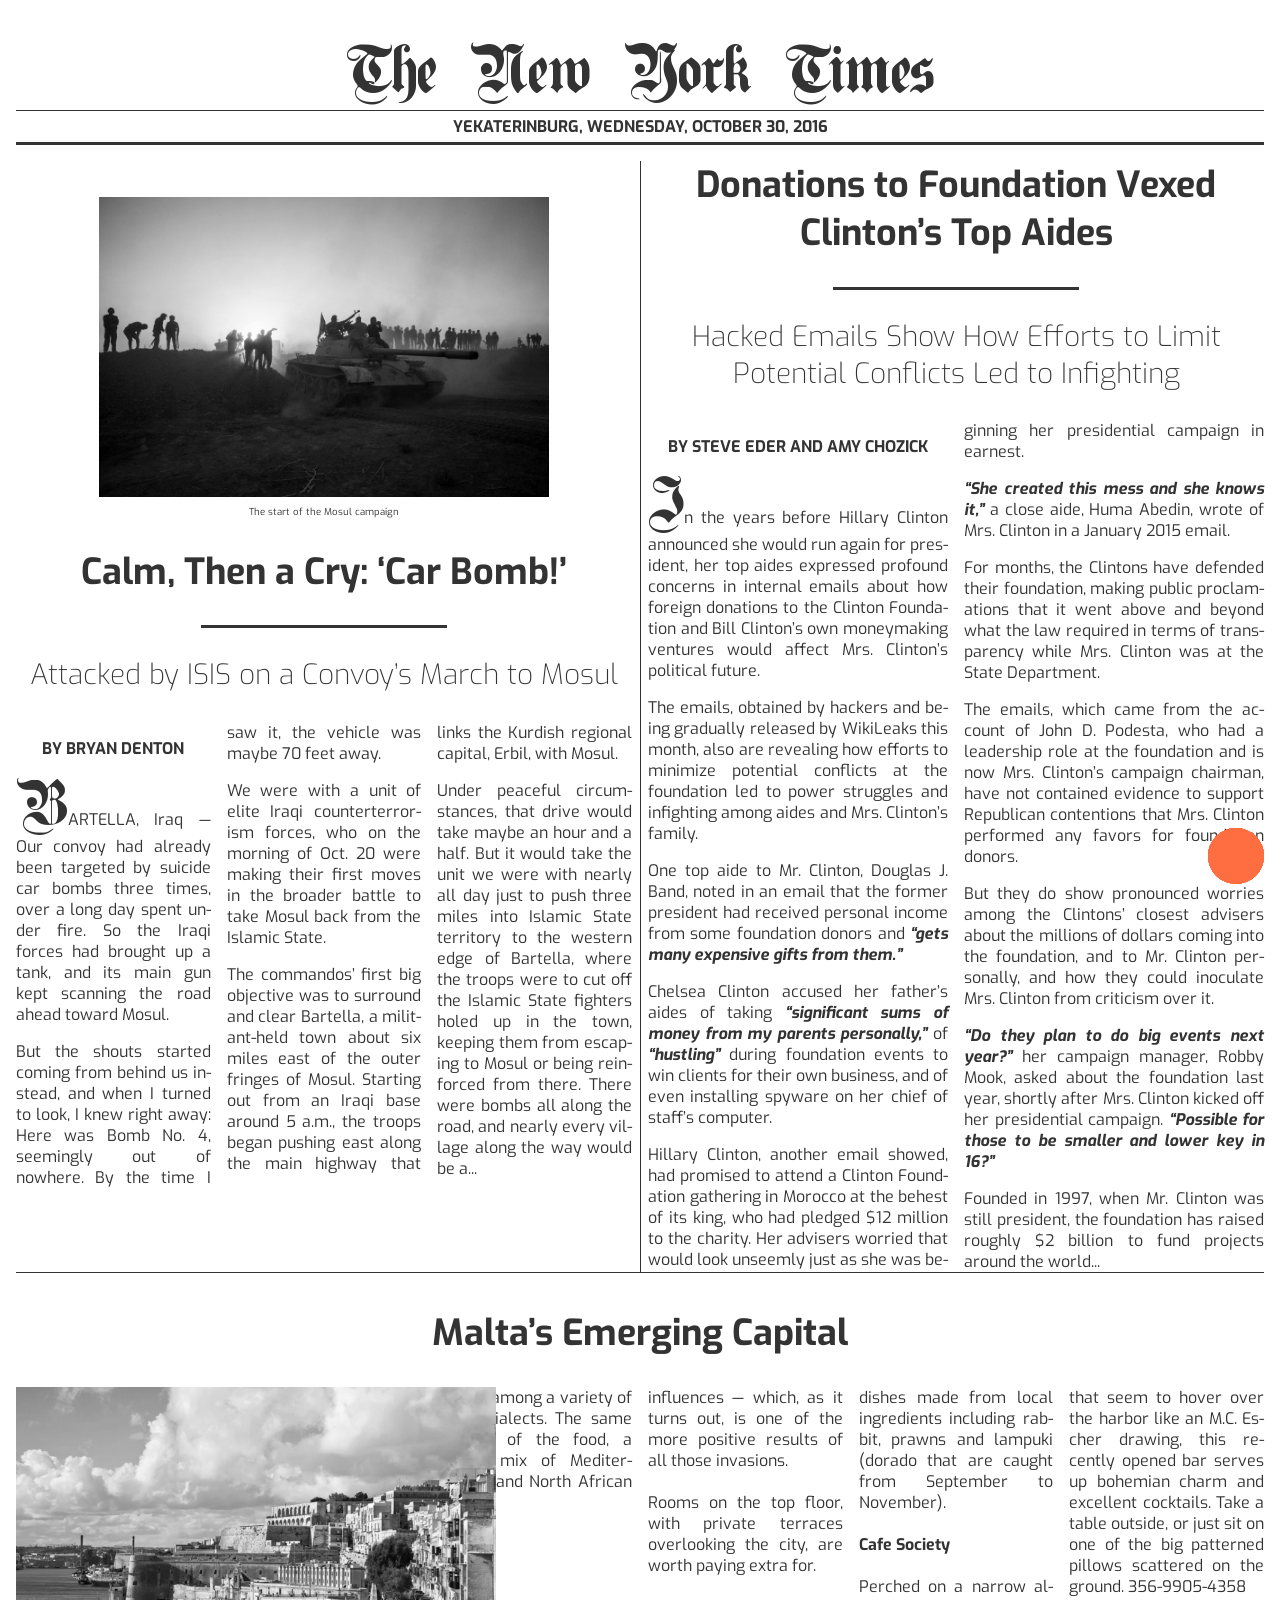
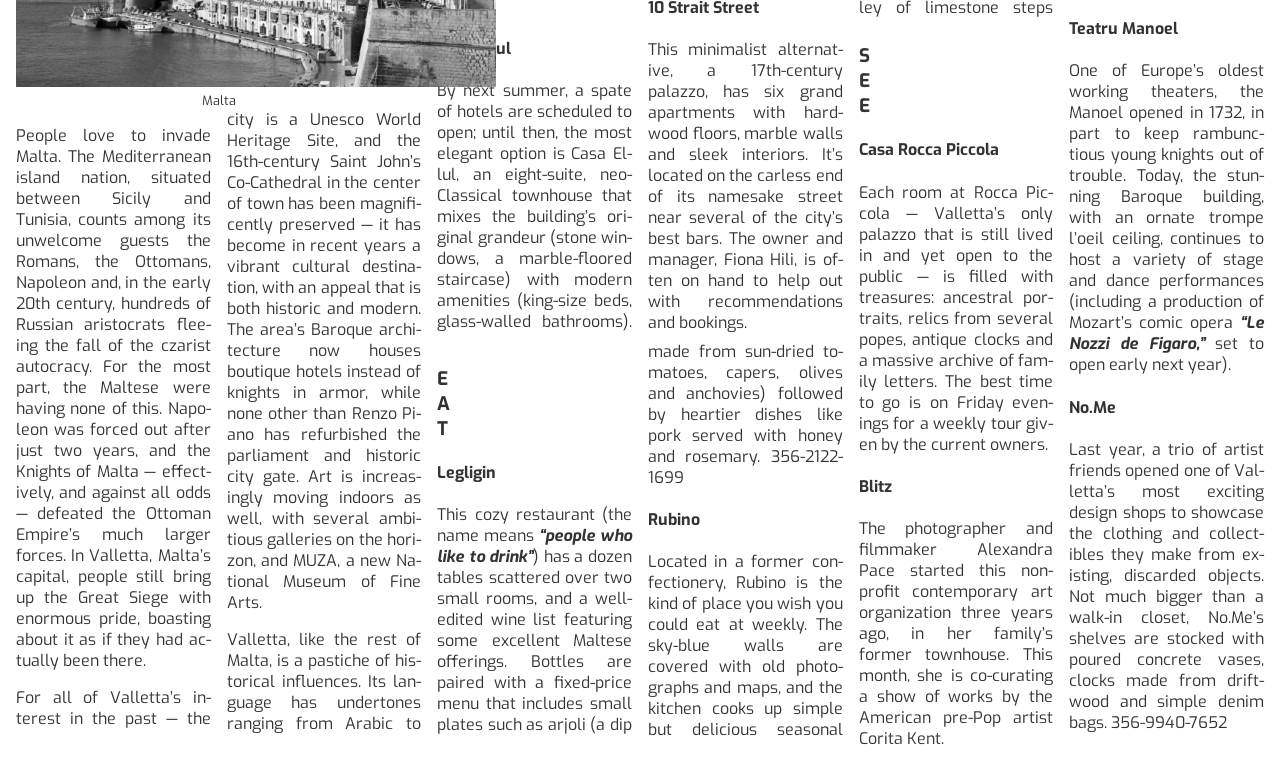
<file: markup/markup-task-4/index.html>
<!DOCTYPE html>
<html lang="en">
<head>
    <meta charset="utf-8">
    <meta name="viewport" content="width=device-width, initial-scale=1">
    <meta name="description" content="The New York Times Online">
    <meta name="author" content="The New York Times">
    <meta name="keywords" content="News, The New York Times, newspaper">
    <title>The New York Times | Online</title>
    <link rel="stylesheet" href="index.css" type="text/css">
    <link rel="stylesheet" href="https://lemarck.github.io/css/font-awesome.css">
    <link rel="icon" href="https://static01.nyt.com/favicon.ico">
</head>
<body>
    <!-- Доп. задание -->
    <input type="checkbox" id="tools" class="tools">
    <input type="checkbox" name="mode" id="night" class="night-mode">
    <input type="radio" name="text-size" id="size-50" class="size-50">
    <input type="radio" name="text-size" id="size-75" class="size-75">
    <input type="radio" name="text-size" id="size-100" class="size-100" checked>
    <input type="radio" name="text-size" id="size-125" class="size-125">
    <input type="radio" name="text-size" id="size-150" class="size-150">
    <input type="radio" name="text-font" id="normal" checked>
    <input type="radio" name="text-font" id="handwritten" class="handwritten">
    <input type="radio" name="text-font" id="ultra" class="ultra">

    <label for="normal" title="Normal">A</label>
    <label for="handwritten" title="Dancing Script">A</label>
    <label for="ultra" title="Ultra">A</label>
    <label for="night"><span class="fa fa-moon-o"></span></label>
    <label for="size-50">50%</label>
    <label for="size-75">75%</label>
    <label for="size-100">100%</label>
    <label for="size-125">125%</label>
    <label for="size-150">150%</label>
    <label for="tools" title="Settings"><span class="fa fa-sliders"></span></label>

    <div class="newspaper-wrap">
        <header class="newspaper-header">
            <h1>The New York Times</h1>
            <div class="newspaper-date">
                <p>Yekaterinburg, Wednesday, October 30, 2016</p>
            </div>
        </header>
        <main>
            <div class="col-2 col-separate">
                <section class="newspaper-news">
                    <header>
                        <figure>
                            <img src="img/photo1.jpg"
                                 alt="Clearing a road to Mosul, Iraq"
                                 title="Clearing a road to Mosul, Iraq">
                            <figcaption>
                                The start of the Mosul campaign
                            </figcaption>
                        </figure>
                        <h2>Calm, Then a Cry: ‘Car Bomb!’</h2>
                        <span class="horizon-separate"></span>
                        <h3>Attacked by ISIS on a Convoy’s March to Mosul</h3>
                    </header>
                    <article class="col-3">
                        <p class="author">By Bryan Denton</p>
                        <p>
                            BAR&shy;TELLA, Ir&shy;aq — Our con&shy;voy
                            had already been tar&shy;geted by sui&shy;cide
                            car bombs three times, over a long day spent
                            un&shy;der fire. So the Ir&shy;aqi forces had
                            brought up a tank, and its main gun kept
                            scan&shy;ning the road ahead to&shy;ward
                            Mo&shy;sul.
                        </p>
                        <p>
                            But the shouts star&shy;ted com&shy;ing
                            from be&shy;hind us in&shy;stead, and when
                            I turned to look, I knew right away: Here
                            was Bomb No. 4, seem&shy;ingly out of nowhere.
                            By the time I saw it, the vehicle was maybe
                            70 feet away.
                        </p>
                        <p>

                            We were with a unit of elite Ir&shy;aqi
                            coun&shy;terter&shy;ror&shy;ism forces, who
                            on the morn&shy;ing of Oct. 20 were mak&shy;ing
                            their first moves in the broad&shy;er battle
                            to take Mo&shy;sul back from the
                            Is&shy;lam&shy;ic State.
                        </p>
                        <p>
                            The com&shy;mandos’ first big
                            ob&shy;ject&shy;ive was to sur&shy;round and
                            clear Bar&shy;tella, a mil&shy;it&shy;ant-held
                            town about six miles east of the out&shy;er
                            fringes of Mo&shy;sul. Start&shy;ing out from
                            an Ir&shy;aqi base around 5 a.m., the troops
                            began push&shy;ing east along the main
                            high&shy;way that links the Kur&shy;d&shy;ish
                            re&shy;gion&shy;al cap&shy;it&shy;al, Er&shy;bil,
                            with Mo&shy;sul.
                        </p>
                        <p>
                            Un&shy;der peace&shy;ful cir&shy;cum&shy;stances,
                            that drive would take maybe an hour and a half.
                            But it would take the unit we were with nearly
                            all day just to push three miles in&shy;to
                            Is&shy;lam&shy;ic State ter&shy;rit&shy;ory to
                            the west&shy;ern edge of Bar&shy;tella, where
                            the troops were to cut off the Is&shy;lam&shy;ic
                            State fight&shy;ers holed up in the town,
                            keep&shy;ing them from es&shy;cap&shy;ing to
                            Mo&shy;sul or be&shy;ing re&shy;in&shy;forced
                            from there. There were bombs all along the road,
                            and nearly every vil&shy;lage along the way would
                            be a...
                        </p>
                    </article>
                </section>
                <section class="newspaper-news">
                    <header>
                        <h2>
                            Donations to Foundation
                            Vexed Clinton’s Top Aides
                        </h2>
                        <span class="horizon-separate"></span>
                        <h3>
                            Hacked Emails Show How Efforts to Limit
                            Potential Conflicts Led to Infighting
                        </h3>
                    </header>
                    <article class="col-2">
                        <p class="author">
                            By Steve Eder and Amy Chozick
                        </p>
                        <p>
                            In the years be&shy;fore Hil&shy;lary
                            Clin&shy;ton an&shy;nounced she would
                            run again for pres&shy;id&shy;ent, her
                            top aides ex&shy;pressed pro&shy;found
                            con&shy;cerns in in&shy;tern&shy;al emails
                            about how for&shy;eign dona&shy;tions to
                            the Clin&shy;ton Found&shy;a&shy;tion and
                            Bill Clin&shy;ton’s own money&shy;mak&shy;ing
                            ven&shy;tures would af&shy;fect Mrs.
                            Clin&shy;ton’s polit&shy;ic&shy;al fu&shy;ture.
                        </p>
                        <p>
                            The emails, ob&shy;tained by hack&shy;ers and
                            be&shy;ing gradu&shy;ally re&shy;leased by
                            WikiLeaks this month, also are  re&shy;veal&shy;ing
                            how ef&shy;forts to min&shy;im&shy;ize
                            po&shy;ten&shy;tial con&shy;flicts at the
                            found&shy;a&shy;tion led to power struggles
                            and in&shy;fight&shy;ing among aides and Mrs.
                            Clin&shy;ton’s fam&shy;ily.
                        </p>
                        <p>

                            One top aide to Mr. Clin&shy;ton, Douglas J. Band,
                            noted in an email that the former pres&shy;id&shy;ent
                            had re&shy;ceived per&shy;son&shy;al in&shy;come from
                            some found&shy;a&shy;tion donors and
                            <q>gets many ex&shy;pens&shy;ive gifts from them.</q>
                        </p>
                        <p>
                            Chelsea Clin&shy;ton ac&shy;cused her fath&shy;er’s
                            aides of tak&shy;ing <q>sig&shy;ni&shy;fic&shy;ant sums
                            of money from my par&shy;ents per&shy;son&shy;ally,</q>
                            of <q>hust&shy;ling</q> dur&shy;ing found&shy;a&shy;tion
                            events to win cli&shy;ents for their own busi&shy;ness,
                            and of even in&shy;stalling spy&shy;ware on her chief of
                            staff’s com&shy;puter.
                        </p>
                        <p>

                            Hil&shy;lary Clin&shy;ton, an&shy;oth&shy;er email showed,
                            had prom&shy;ised to at&shy;tend a Clin&shy;ton
                            Found&shy;a&shy;tion gath&shy;er&shy;ing in Mo&shy;rocco
                            at the be&shy;hest of its king, who had pledged $12
                            mil&shy;lion to the char&shy;ity. Her ad&shy;visers
                            wor&shy;ried that would look un&shy;seemly just as she
                            was be&shy;gin&shy;ning her pres&shy;id&shy;en&shy;tial
                            cam&shy;paign in earn&shy;est.
                        </p>
                        <p>
                            <q>She cre&shy;ated this mess and she knows it,</q>
                            a close aide, Huma Abedin, wrote of Mrs. Clin&shy;ton
                            in a Janu&shy;ary 2015 email.
                        </p>
                        <p>
                            For months, the Clin&shy;tons have de&shy;fen&shy;ded
                            their found&shy;a&shy;tion, mak&shy;ing pub&shy;lic
                            pro&shy;clam&shy;a&shy;tions that it went above and
                            bey&shy;ond what the law re&shy;quired in terms of
                            trans&shy;par&shy;ency while Mrs. Clin&shy;ton was
                            at the State De&shy;part&shy;ment.
                        </p>
                        <p>
                            The emails, which came from the ac&shy;count of
                            John D. Podesta, who had a lead&shy;er&shy;ship
                            role at the found&shy;a&shy;tion and is now
                            Mrs. Clin&shy;ton’s cam&shy;paign chair&shy;man,
                            have not con&shy;tained evid&shy;ence to
                            sup&shy;port Re&shy;pub&shy;lic&shy;an
                            con&shy;ten&shy;tions that Mrs. Clin&shy;ton
                            per&shy;formed any fa&shy;vors for
                            found&shy;a&shy;tion donors.
                        </p>
                        <p>
                            But they do show pro&shy;nounced wor&shy;ries
                            among the Clin&shy;tons’ closest ad&shy;visers
                            about the mil&shy;lions of dol&shy;lars
                            com&shy;ing in&shy;to the found&shy;a&shy;tion,
                            and to Mr. Clin&shy;ton per&shy;son&shy;ally,
                            and how they could in&shy;ocu&shy;late Mrs.
                            Clin&shy;ton from cri&shy;ti&shy;cism over it.
                        </p>
                        <p>
                            <q>Do they plan to do big events next year?</q>
                            her cam&shy;paign man&shy;ager, Robby Mook,
                            asked about the found&shy;a&shy;tion last year,
                            shortly after Mrs. Clin&shy;ton kicked off her
                            pres&shy;id&shy;en&shy;tial cam&shy;paign.
                            <q>Pos&shy;sible for those to be smal&shy;ler
                                and lower key in 16?</q>
                        </p>
                        <p>
                            Foun&shy;ded in 1997, when Mr. Clin&shy;ton
                            was still pres&shy;id&shy;ent, the
                            found&shy;a&shy;tion has raised roughly
                            $2 bil&shy;lion to fund projects around
                            the world...
                        </p>
                    </article>
                </section>
            </div>
            <div class="top-separate">
                <section class="newspaper-news">
                    <header>
                        <h2>Malta’s Emerging Capital</h2>
                    </header>
                    <article class="col-3">
                        <figure>
                            <img src="img/photo2.jpg"
                                 alt="Malta" title="Malta">
                            <figcaption class="big-figcaption">Malta</figcaption>
                        </figure>
                        <div class="col-2">
                            <p>
                                People love to in&shy;vade Malta.
                                The Medi&shy;ter&shy;ranean is&shy;land
                                na&shy;tion, situ&shy;ated between
                                Si&shy;cily and Tunisia, counts among its
                                un&shy;wel&shy;come guests the Ro&shy;mans,
                                the Ot&shy;to&shy;mans, Na&shy;po&shy;leon and,
                                in the early 20th cen&shy;tury, hun&shy;dreds of
                                Rus&shy;si&shy;an ar&shy;is&shy;to&shy;crats
                                flee&shy;ing the fall of the czar&shy;ist
                                auto&shy;cracy. For the most part, the Maltese
                                were hav&shy;ing none of this. Na&shy;po&shy;leon
                                was forced out after just two years, and the
                                Knights of Malta — ef&shy;fect&shy;ively, and
                                against all odds — de&shy;feated the Ot&shy;to&shy;man
                                Em&shy;pire’s much lar&shy;ger forces. In Val&shy;letta,
                                Malta’s cap&shy;it&shy;al, people still bring up the
                                Great Siege with enorm&shy;ous pride, boast&shy;ing
                                about it as if they had ac&shy;tu&shy;ally been there.
                            </p>
                            <p>
                                For all of Val&shy;letta’s in&shy;terest in the past —
                                the city is a Un&shy;esco World Her&shy;it&shy;age Site,
                                and the 16th-cen&shy;tury Saint John’s Co-Cathed&shy;ral
                                in the cen&shy;ter of town has been mag&shy;ni&shy;fi&shy;cently
                                pre&shy;served — it has be&shy;come in re&shy;cent years a
                                vi&shy;brant cul&shy;tur&shy;al des&shy;tin&shy;a&shy;tion,
                                with an ap&shy;peal that is both his&shy;tor&shy;ic and
                                mod&shy;ern. The area’s Baroque ar&shy;chi&shy;tec&shy;ture
                                now houses boutique ho&shy;tels in&shy;stead of knights in
                                ar&shy;mor, while none oth&shy;er than Renzo Pi&shy;ano has
                                re&shy;fur&shy;bished the par&shy;lia&shy;ment and
                                his&shy;tor&shy;ic city gate. Art is in&shy;creas&shy;ingly
                                mov&shy;ing in&shy;doors as well, with sev&shy;er&shy;al
                                am&shy;bi&shy;tious gal&shy;ler&shy;ies on the ho&shy;ri&shy;zon,
                                and MUZA, a new Na&shy;tion&shy;al Mu&shy;seum of Fine Arts.
                            </p>
                            <p>
                                Val&shy;letta, like the rest of Malta, is a pas&shy;tiche of
                                his&shy;tor&shy;ic&shy;al in&shy;flu&shy;ences. Its lan&shy;guage
                                has un&shy;der&shy;tones ran&shy;ging from Ar&shy;ab&shy;ic to
                                Itali&shy;an, among a vari&shy;ety of oth&shy;er dia&shy;lects.
                                The same is true of the food, a unique mix of
                                Medi&shy;ter&shy;ranean and North Afric&shy;an
                                in&shy;flu&shy;ences — which, as it turns out, is one
                                of the more pos&shy;it&shy;ive res&shy;ults of all those
                                in&shy;va&shy;sions.
                            </p>
                        </div>
                        <div class="col-2">
                            <h3 class="vertical-title">
                                S
                                T
                                A
                                Y
                            </h3>
                            <h4>Casa El&shy;lul</h4>
                            <p>
                                By next sum&shy;mer, a spate of ho&shy;tels are sched&shy;uled
                                to open; un&shy;til then, the most el&shy;eg&shy;ant op&shy;tion
                                is Casa El&shy;lul, an eight-suite, neo-Clas&shy;sic&shy;al
                                town&shy;house that mixes the build&shy;ing’s ori&shy;gin&shy;al
                                grandeur (stone win&shy;dows, a marble-floored stair&shy;case)
                                with mod&shy;ern amen&shy;it&shy;ies (king-size beds, glass-walled
                                bath&shy;rooms). Rooms on the top floor, with private
                                ter&shy;races over&shy;look&shy;ing the city, are worth
                                pay&shy;ing ex&shy;tra for.
                            </p>
                            <h4>10 Strait Street</h4>
                            <p>
                                This min&shy;im&shy;al&shy;ist al&shy;tern&shy;at&shy;ive, a
                                17th-cen&shy;tury palazzo, has six grand apart&shy;ments with
                                hard&shy;wood floors, marble walls and sleek in&shy;teri&shy;ors.
                                It’s loc&shy;ated on the car&shy;less end of its name&shy;sake
                                street near sev&shy;er&shy;al of the city’s best bars.
                                The own&shy;er and man&shy;ager, Fiona Hili, is of&shy;ten on
                                hand to help out with re&shy;com&shy;mend&shy;a&shy;tions and
                                book&shy;ings.
                            </p>
                        </div>
                        <div class="col-2">
                            <h3 class="vertical-title">
                                E
                                A
                                T
                            </h3>
                            <h4>Leg&shy;li&shy;gin</h4>
                            <p>
                                This cozy res&shy;taur&shy;ant (the name means
                                <q>people who like to drink</q>) has a dozen tables
                                scattered over two small rooms, and a well-ed&shy;ited
                                wine list fea&shy;tur&shy;ing some ex&shy;cel&shy;lent Maltese
                                of&shy;fer&shy;ings. Bottles are paired with a fixed-price menu
                                that in&shy;cludes small plates such as ar&shy;joli
                                (a dip made from sun-dried to&shy;ma&shy;toes, capers,
                                olives and an&shy;chovies) fol&shy;lowed by hearti&shy;er
                                dishes like pork served with honey and rose&shy;mary.
                                356-2122-1699
                            </p>
                            <h4>Ru&shy;bino</h4>
                            <p>
                                Loc&shy;ated in a former con&shy;fec&shy;tion&shy;ery,
                                Ru&shy;bino is the kind of place you wish you could eat
                                at weekly. The sky-blue walls are covered with old
                                pho&shy;to&shy;graphs and maps, and the kit&shy;chen
                                cooks up simple but de&shy;li&shy;cious sea&shy;son&shy;al
                                dishes made from loc&shy;al in&shy;gredi&shy;ents
                                in&shy;clud&shy;ing rab&shy;bit, prawns and lam&shy;puki
                                (dor&shy;ado that are caught from Septem&shy;ber to
                                Novem&shy;ber).
                            </p>
                            <h4>Cafe So&shy;ci&shy;ety</h4>
                            <p>
                                Perched on a nar&shy;row al&shy;ley of lime&shy;stone
                                steps that seem to hov&shy;er over the har&shy;bor
                                like an M.C. Es&shy;cher draw&shy;ing, this re&shy;cently
                                opened bar serves up bo&shy;hemi&shy;an charm and
                                ex&shy;cel&shy;lent cock&shy;tails. Take a ta&shy;ble
                                out&shy;side, or just sit on one of the big pat&shy;terned
                                pil&shy;lows scattered on the ground. 356-9905-4358
                            </p>
                        </div>
                        <div class="col-2">
                            <h3 class="vertical-title">
                                S
                                E
                                E
                            </h3>
                            <h4>Casa Rocca Pic&shy;cola</h4>
                            <p>
                                Each room at Rocca Pic&shy;cola — Val&shy;letta’s only
                                palazzo that is still lived in and yet open to the
                                pub&shy;lic — is filled with treas&shy;ures:
                                an&shy;ces&shy;tral por&shy;traits, rel&shy;ics from
                                sev&shy;er&shy;al popes, an&shy;tique clocks and a
                                massive archive of fam&shy;ily let&shy;ters. The best
                                time to go is on Fri&shy;day even&shy;ings for a weekly
                                tour giv&shy;en by the cur&shy;rent own&shy;ers.
                            </p>
                            <h4>Blitz</h4>
                            <p>
                                The pho&shy;to&shy;graph&shy;er and film&shy;maker
                                Al&shy;ex&shy;an&shy;dra Pace star&shy;ted this
                                non&shy;profit con&shy;tem&shy;por&shy;ary art
                                or&shy;gan&shy;iz&shy;a&shy;tion three years ago,
                                in her fam&shy;ily’s former town&shy;house. This month,
                                she is co-cur&shy;at&shy;ing a show of works by the
                                Amer&shy;ic&shy;an pre-Pop artist Cor&shy;ita Kent.
                            </p>
                            <h4>Teatru Manoel</h4>
                            <p>
                                One of Europe’s old&shy;est work&shy;ing theat&shy;ers,
                                the Manoel opened in 1732, in part to keep ram&shy;bunc&shy;tious
                                young knights out of trouble. Today, the stun&shy;ning Baroque
                                build&shy;ing, with an or&shy;nate trompe l’oeil ceil&shy;ing,
                                con&shy;tin&shy;ues to host a vari&shy;ety of stage and dance
                                per&shy;form&shy;ances (in&shy;clud&shy;ing a pro&shy;duc&shy;tion
                                of Moz&shy;art’s com&shy;ic op&shy;era <q>Le Nozzi de Figaro,</q>
                                set to open early next year).
                            </p>
                            <h4>No.Me</h4>
                            <p>
                                Last year, a trio of artist friends opened one of Val&shy;letta’s
                                most ex&shy;cit&shy;ing design shops to show&shy;case the
                                cloth&shy;ing and col&shy;lect&shy;ibles they make from
                                ex&shy;ist&shy;ing, dis&shy;carded ob&shy;jects. Not much
                                big&shy;ger than a walk-in closet, No.Me’s shelves are stocked
                                with poured con&shy;crete vases, clocks made from drift&shy;wood
                                and simple den&shy;im bags. 356-9940-7652
                            </p>
                        </div>
                    </article>
                </section>
            </div>
        </main>
    </div>
</body>
</html>
</file>
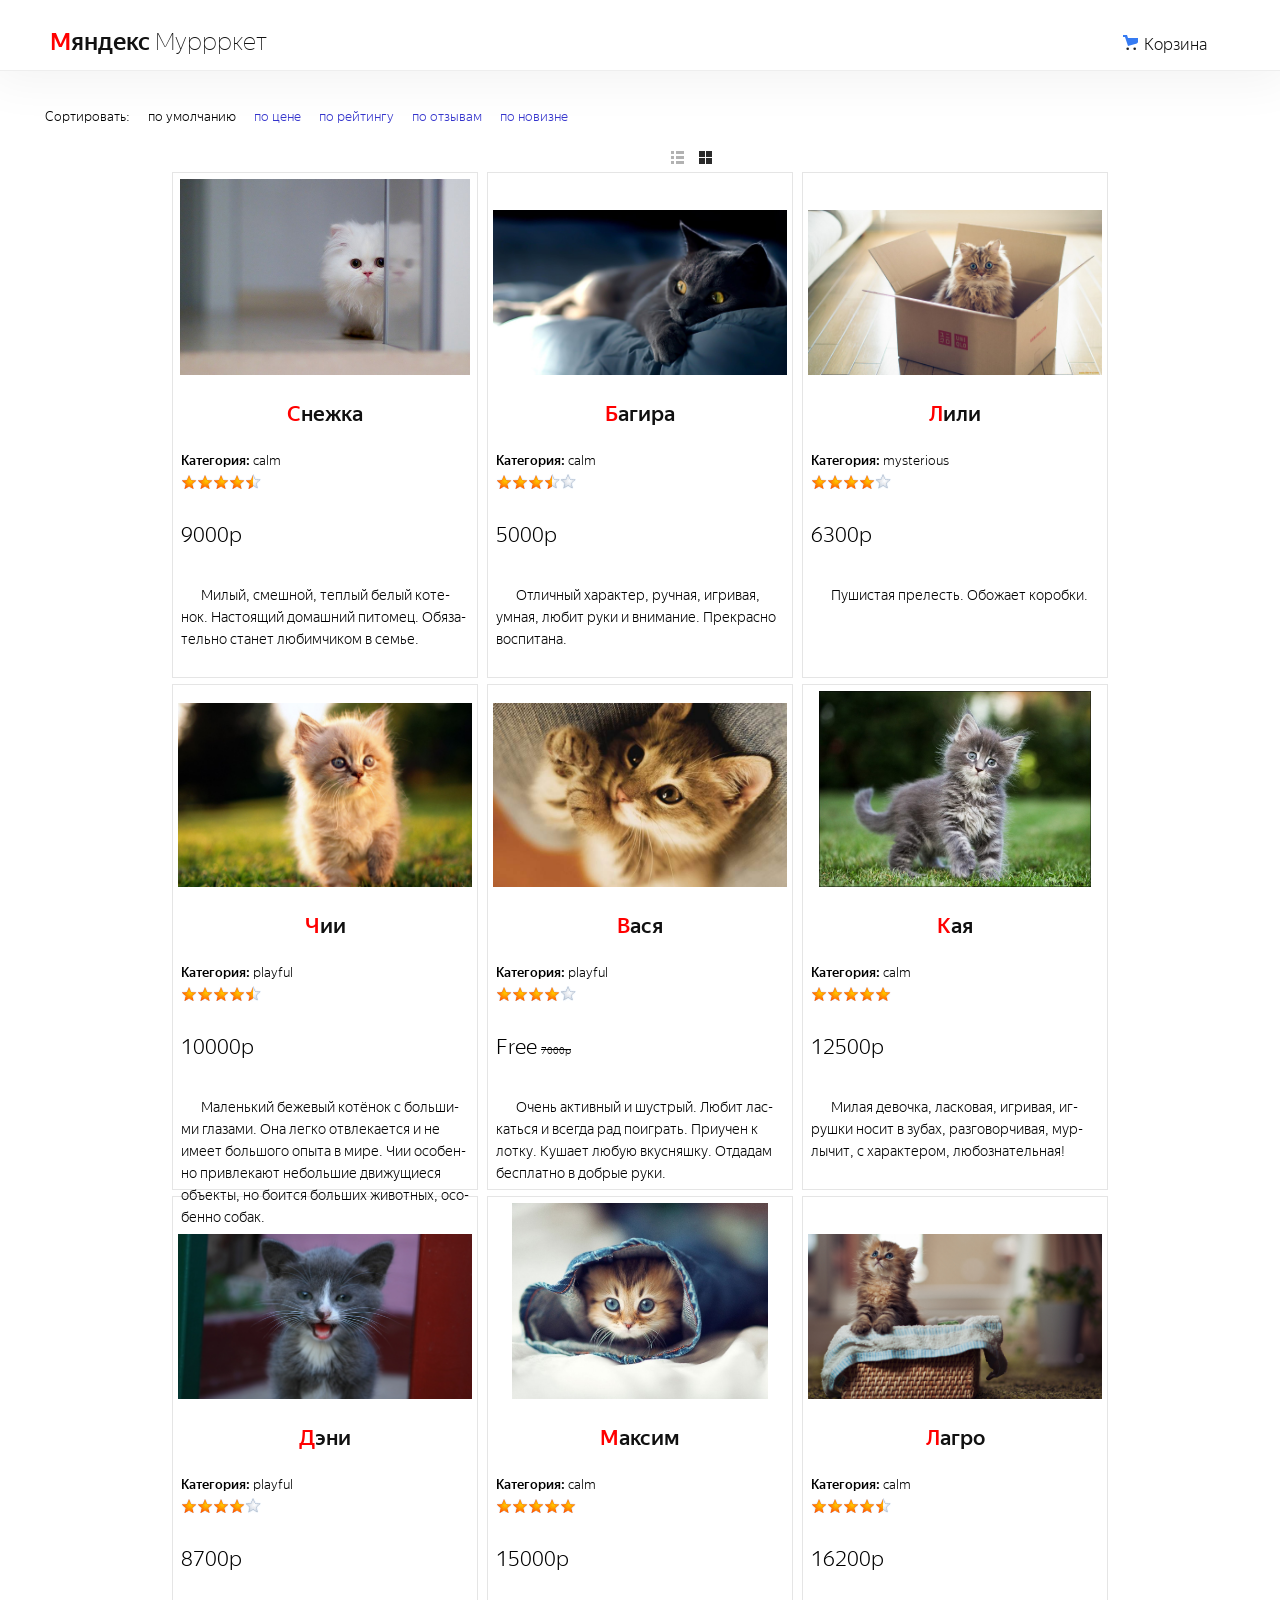
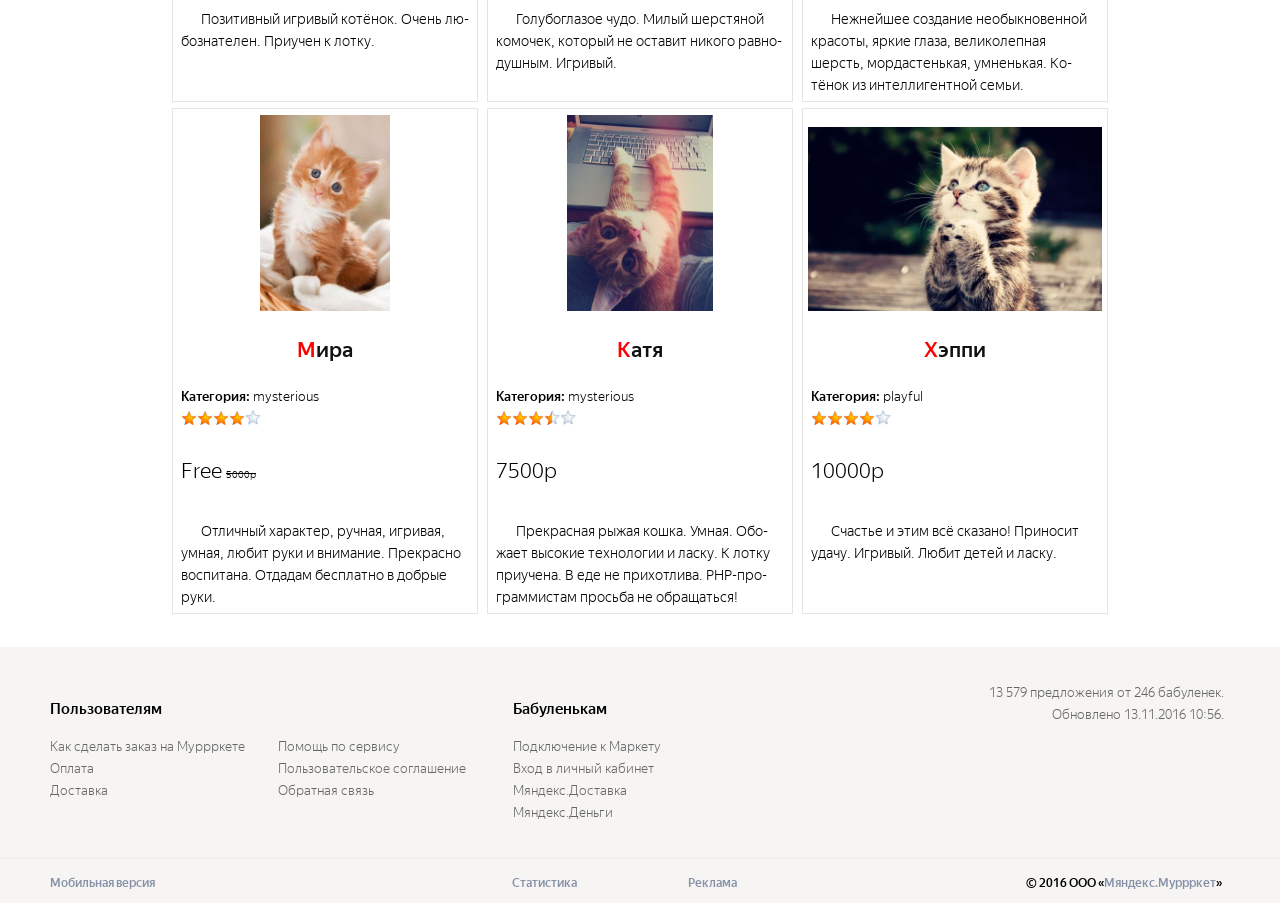
<file: markup/markup-task-5/index.html>
<!DOCTYPE html>
<html lang="ru">
<head>
    <meta charset="utf-8">
    <meta name="viewport" content="width=800, initial-scale=1">
    <meta name="description" content="Мяндекс.Муррркет - Online магазин котиков">
    <meta name="author" content="Мяндекс.Муррркет">
    <meta name="keywords" content="Мяндекс, Муррркет, котики">
    <title>Мяндекс.Муррркет - котики для каждого, мяу!</title>
    <link rel="stylesheet" href="index.css" type="text/css">
</head>
<body>
    <input type="radio" id="tile" name="view" class="may-hidden" checked>
    <input type="radio" id="list" name="view" class="may-hidden">
    <header class="may-header">
        <div class="may-header-logo">
            <a href="#mandex">Мяндекс</a>
            <a href="#murrrket">Муррркет</a>
        </div>
        <div class="may-header-tool">
            <a href="#basket">
                <span class="icon-text icon-basket">Корзина</span>
            </a>
        </div>
    </header>
    <main class="may-main">
        <nav class="may-nav">
            <div class="may-nav-filter">
                <div>Сортировать:</div>
                <div>по умолчанию</div>
                <div><a href="#filter-price">по цене</a></div>
                <div><a href="#filter-rang">по рейтингу</a></div>
                <div><a href="#filter-opinion">по отзывам</a></div>
                <div><a href="#filter-new">по новизне</a></div>
            </div>
            <div class="may-nav-tool">
                <label for="list"><span class="icon-list"></span></label>
                <label for="tile"><span class="icon-tile"></span></label>
            </div>
        </nav>
        <section class="may-card">
            <div class="may-card-image">
                <img src="img/snow.jpg" alt="Снежка" title="Снежка">
            </div>
            <div class="may-card-info">
                <a href="#snow">Снежка</a>
                <p class="may-card-character">Категория: <span>calm</span></p>
                <div class="may-card-rating">
                    Оценка:
                    <input type="radio" id="1-1-1" name="cat-1" class="may-rating-i">
                    <label for="1-1-1" class="may-rating-star">0.5</label>
                    <input type="radio" id="1-1-2" name="cat-1" class="may-rating-i">
                    <label for="1-1-2" class="may-rating-star">1</label>
                    <input type="radio" id="1-2-1" name="cat-1" class="may-rating-i">
                    <label for="1-2-1" class="may-rating-star">1.5</label>
                    <input type="radio" id="1-2-2" name="cat-1" class="may-rating-i">
                    <label for="1-2-2" class="may-rating-star">2</label>
                    <input type="radio" id="1-3-1" name="cat-1" class="may-rating-i">
                    <label for="1-3-1" class="may-rating-star">2.5</label>
                    <input type="radio" id="1-3-2" name="cat-1" class="may-rating-i">
                    <label for="1-3-2" class="may-rating-star">3</label>
                    <input type="radio" id="1-4-1" name="cat-1" class="may-rating-i">
                    <label for="1-4-1" class="may-rating-star">3.5</label>
                    <input type="radio" id="1-4-2" name="cat-1" class="may-rating-i">
                    <label for="1-4-2" class="may-rating-star">4</label>
                    <input type="radio" id="1-5-1" name="cat-1" class="may-rating-i" checked>
                    <label for="1-5-1" class="may-rating-star">4.5</label>
                    <input type="radio" id="1-5-2" name="cat-1" class="may-rating-i">
                    <label for="1-5-2" class="may-rating-star">5.5</label>
                </div>
                <p class="may-card-price">9000p</p>
            </div>
            <div class="may-card-description">
                <p class="may-card-text">
                    Ми&shy;лый, смеш&shy;ной, теп&shy;лый бе&shy;лый ко&shy;те&shy;нок.
                    На&shy;сто&shy;я&shy;щий до&shy;маш&shy;ний пи&shy;то&shy;мец.
                    Обя&shy;за&shy;тель&shy;но ста&shy;нет лю&shy;бим&shy;чи&shy;ком в семье.
                </p>
            </div>
        </section>
        <section class="may-card">
            <div class="may-card-image">
                <img src="img/bagira.jpg" alt="Багира" title="Багира">
            </div>
            <div class="may-card-info">
                <a href="#bagira">Багира</a>
                <p class="may-card-character">Категория: <span>calm</span></p>
                <div class="may-card-rating">
                    Оценка:
                    <input type="radio" id="2-1-1" name="cat-2" class="may-rating-i">
                    <label for="2-1-1" class="may-rating-star">0.5</label>
                    <input type="radio" id="2-1-2" name="cat-2" class="may-rating-i">
                    <label for="2-1-2" class="may-rating-star">1</label>
                    <input type="radio" id="2-2-1" name="cat-2" class="may-rating-i">
                    <label for="2-2-1" class="may-rating-star">1.5</label>
                    <input type="radio" id="2-2-2" name="cat-2" class="may-rating-i">
                    <label for="2-2-2" class="may-rating-star">2</label>
                    <input type="radio" id="2-3-1" name="cat-2" class="may-rating-i">
                    <label for="2-3-1" class="may-rating-star">2.5</label>
                    <input type="radio" id="2-3-2" name="cat-2" class="may-rating-i">
                    <label for="2-3-2" class="may-rating-star">3</label>
                    <input type="radio" id="2-4-1" name="cat-2" class="may-rating-i" checked>
                    <label for="2-4-1" class="may-rating-star">3.5</label>
                    <input type="radio" id="2-4-2" name="cat-2" class="may-rating-i">
                    <label for="2-4-2" class="may-rating-star">4</label>
                    <input type="radio" id="2-5-1" name="cat-2" class="may-rating-i">
                    <label for="2-5-1" class="may-rating-star">4.5</label>
                    <input type="radio" id="2-5-2" name="cat-2" class="may-rating-i">
                    <label for="2-5-2" class="may-rating-star">5.5</label>
                </div>
                <p class="may-card-price">5000p</p>
            </div>
            <div class="may-card-description">
                <p class="may-card-text">
                    От&shy;лич&shy;ный ха&shy;рак&shy;тер, руч&shy;ная,
                    игри&shy;вая, ум&shy;ная, лю&shy;бит ру&shy;ки и
                    вни&shy;ма&shy;ние. Пре&shy;крас&shy;но
                    вос&shy;пи&shy;та&shy;на.
                </p>
            </div>
        </section>
        <section class="may-card">
            <div class="may-card-image">
                <img src="img/lili.jpg" alt="Лили" title="Лили">
            </div>
            <div class="may-card-info">
                <a href="#lili">Лили</a>
                <p class="may-card-character">Категория: <span>mysterious</span></p>
                <div class="may-card-rating">
                    Оценка:
                    <input type="radio" id="3-1-1" name="cat-3" class="may-rating-i">
                    <label for="3-1-1" class="may-rating-star">0.5</label>
                    <input type="radio" id="3-1-2" name="cat-3" class="may-rating-i">
                    <label for="3-1-2" class="may-rating-star">1</label>
                    <input type="radio" id="3-2-1" name="cat-3" class="may-rating-i">
                    <label for="3-2-1" class="may-rating-star">1.5</label>
                    <input type="radio" id="3-2-2" name="cat-3" class="may-rating-i">
                    <label for="3-2-2" class="may-rating-star">2</label>
                    <input type="radio" id="3-3-1" name="cat-3" class="may-rating-i">
                    <label for="3-3-1" class="may-rating-star">2.5</label>
                    <input type="radio" id="3-3-2" name="cat-3" class="may-rating-i">
                    <label for="3-3-2" class="may-rating-star">3</label>
                    <input type="radio" id="3-4-1" name="cat-3" class="may-rating-i">
                    <label for="3-4-1" class="may-rating-star">3.5</label>
                    <input type="radio" id="3-4-2" name="cat-3" class="may-rating-i" checked>
                    <label for="3-4-2" class="may-rating-star">4</label>
                    <input type="radio" id="3-5-1" name="cat-3" class="may-rating-i">
                    <label for="3-5-1" class="may-rating-star">4.5</label>
                    <input type="radio" id="3-5-2" name="cat-3" class="may-rating-i">
                    <label for="3-5-2" class="may-rating-star">5.5</label>
                </div>
                <p class="may-card-price">6300p</p>
            </div>
            <div class="may-card-description">
                <p class="may-card-text">
                    Пу&shy;шис&shy;тая пре&shy;лесть.
                    Обо&shy;жа&shy;ет ко&shy;роб&shy;ки.
                </p>
            </div>
        </section>
        <section class="may-card">
            <div class="may-card-image">
                <img src="img/chii.jpg" alt="Чии" title="Чии">
            </div>
            <div class="may-card-info">
                <a href="#chii">Чии</a>
                <p class="may-card-character">Категория: <span>playful</span></p>
                <div class="may-card-rating">
                    Оценка:
                    <input type="radio" id="4-1-1" name="cat-4" class="may-rating-i">
                    <label for="4-1-1" class="may-rating-star">0.5</label>
                    <input type="radio" id="4-1-2" name="cat-4" class="may-rating-i">
                    <label for="4-1-2" class="may-rating-star">1</label>
                    <input type="radio" id="4-2-1" name="cat-4" class="may-rating-i">
                    <label for="4-2-1" class="may-rating-star">1.5</label>
                    <input type="radio" id="4-2-2" name="cat-4" class="may-rating-i">
                    <label for="4-2-2" class="may-rating-star">2</label>
                    <input type="radio" id="4-3-1" name="cat-4" class="may-rating-i">
                    <label for="4-3-1" class="may-rating-star">2.5</label>
                    <input type="radio" id="4-3-2" name="cat-4" class="may-rating-i">
                    <label for="4-3-2" class="may-rating-star">3</label>
                    <input type="radio" id="4-4-1" name="cat-4" class="may-rating-i">
                    <label for="4-4-1" class="may-rating-star">3.5</label>
                    <input type="radio" id="4-4-2" name="cat-4" class="may-rating-i">
                    <label for="4-4-2" class="may-rating-star">4</label>
                    <input type="radio" id="4-5-1" name="cat-4" class="may-rating-i" checked>
                    <label for="4-5-1" class="may-rating-star">4.5</label>
                    <input type="radio" id="4-5-2" name="cat-4" class="may-rating-i">
                    <label for="4-5-2" class="may-rating-star">5.5</label>
                </div>
                <p class="may-card-price">10000p</p>
            </div>
            <div class="may-card-description">
                <p class="may-card-text">
                    Ма&shy;лень&shy;кий бе&shy;же&shy;вый ко&shy;тёнок с
                    боль&shy;ши&shy;ми гла&shy;за&shy;ми. Она лег&shy;ко
                    отвле&shy;ка&shy;ет&shy;ся и не име&shy;ет
                    боль&shy;шо&shy;го опы&shy;та в ми&shy;ре.
                    Чии осо&shy;бен&shy;но при&shy;вле&shy;ка&shy;ют
                    не&shy;боль&shy;шие дви&shy;жу&shy;щи&shy;е&shy;ся
                    объ&shy;ек&shy;ты, но бо&shy;ит&shy;ся боль&shy;ших
                    жи&shy;вот&shy;ных, осо&shy;бен&shy;но со&shy;бак.
                </p>
            </div>
        </section>
        <section class="may-card">
            <div class="may-card-image">
                <img src="img/vasya.jpg" alt="Вася" title="Вася">
            </div>
            <div class="may-card-info">
                <a href="#vasya">Вася</a>
                <p class="may-card-character">Категория: <span>playful</span></p>
                <div class="may-card-rating">
                    Оценка:
                    <input type="radio" id="5-1-1" name="cat-5" class="may-rating-i">
                    <label for="5-1-1" class="may-rating-star">0.5</label>
                    <input type="radio" id="5-1-2" name="cat-5" class="may-rating-i">
                    <label for="5-1-2" class="may-rating-star">1</label>
                    <input type="radio" id="5-2-1" name="cat-5" class="may-rating-i">
                    <label for="5-2-1" class="may-rating-star">1.5</label>
                    <input type="radio" id="5-2-2" name="cat-5" class="may-rating-i">
                    <label for="5-2-2" class="may-rating-star">2</label>
                    <input type="radio" id="5-3-1" name="cat-5" class="may-rating-i">
                    <label for="5-3-1" class="may-rating-star">2.5</label>
                    <input type="radio" id="5-3-2" name="cat-5" class="may-rating-i">
                    <label for="5-3-2" class="may-rating-star">3</label>
                    <input type="radio" id="5-4-1" name="cat-5" class="may-rating-i">
                    <label for="5-4-1" class="may-rating-star">3.5</label>
                    <input type="radio" id="5-4-2" name="cat-5" class="may-rating-i" checked>
                    <label for="5-4-2" class="may-rating-star">4</label>
                    <input type="radio" id="5-5-1" name="cat-5" class="may-rating-i">
                    <label for="5-5-1" class="may-rating-star">4.5</label>
                    <input type="radio" id="5-5-2" name="cat-5" class="may-rating-i">
                    <label for="5-5-2" class="may-rating-star">5.5</label>
                </div>
                <p class="may-card-price">Free <span class="may-old-price">7000p</span></p>
            </div>
            <div class="may-card-description">
                <p class="may-card-text">
                    Очень ак&shy;тив&shy;ный и шуст&shy;рый. Лю&shy;бит лас&shy;кать&shy;ся
                    и всег&shy;да рад по&shy;играть. При&shy;учен к лот&shy;ку.
                    Ку&shy;ша&shy;ет лю&shy;бую вкус&shy;няш&shy;ку. От&shy;да&shy;дам
                    бес&shy;плат&shy;но в добрые ру&shy;ки.
                </p>
            </div>
        </section>
        <section class="may-card">
            <div class="may-card-image">
                <img src="img/kaya.jpg" alt="Кая" title="Кая">
            </div>
            <div class="may-card-info">
                <a href="#kaya">Кая</a>
                <p class="may-card-character">Категория: <span>calm</span></p>
                <div class="may-card-rating">
                    Оценка:
                    <input type="radio" id="6-1-1" name="cat-6" class="may-rating-i">
                    <label for="6-1-1" class="may-rating-star">0.5</label>
                    <input type="radio" id="6-1-2" name="cat-6" class="may-rating-i">
                    <label for="6-1-2" class="may-rating-star">1</label>
                    <input type="radio" id="6-2-1" name="cat-6" class="may-rating-i">
                    <label for="6-2-1" class="may-rating-star">1.5</label>
                    <input type="radio" id="6-2-2" name="cat-6" class="may-rating-i">
                    <label for="6-2-2" class="may-rating-star">2</label>
                    <input type="radio" id="6-3-1" name="cat-6" class="may-rating-i">
                    <label for="6-3-1" class="may-rating-star">2.5</label>
                    <input type="radio" id="6-3-2" name="cat-6" class="may-rating-i">
                    <label for="6-3-2" class="may-rating-star">3</label>
                    <input type="radio" id="6-4-1" name="cat-6" class="may-rating-i">
                    <label for="6-4-1" class="may-rating-star">3.5</label>
                    <input type="radio" id="6-4-2" name="cat-6" class="may-rating-i">
                    <label for="6-4-2" class="may-rating-star">4</label>
                    <input type="radio" id="6-5-1" name="cat-6" class="may-rating-i">
                    <label for="6-5-1" class="may-rating-star">4.5</label>
                    <input type="radio" id="6-5-2" name="cat-6" class="may-rating-i" checked>
                    <label for="6-5-2" class="may-rating-star">5.5</label>
                </div>
                <p class="may-card-price">12500p</p>
            </div>
            <div class="may-card-description">
                <p class="may-card-text">
                    Ми&shy;лая де&shy;воч&shy;ка, лас&shy;ко&shy;вая,
                    игри&shy;вая, иг&shy;руш&shy;ки но&shy;сит в зу&shy;бах,
                    раз&shy;го&shy;вор&shy;чи&shy;вая, мур&shy;лы&shy;чит, с
                    ха&shy;рак&shy;тер&shy;ом, лю&shy;боз&shy;на&shy;тель&shy;ная!
                </p>
            </div>
        </section>
        <section class="may-card">
            <div class="may-card-image">
                <img src="img/dany.jpg" alt="Дэни" title="Дэни">
            </div>
            <div class="may-card-info">
                <a href="#dany">Дэни</a>
                <p class="may-card-character">Категория: <span>playful</span></p>
                <div class="may-card-rating">
                    Оценка:
                    <input type="radio" id="7-1-1" name="cat-7" class="may-rating-i">
                    <label for="7-1-1" class="may-rating-star">0.5</label>
                    <input type="radio" id="7-1-2" name="cat-7" class="may-rating-i">
                    <label for="7-1-2" class="may-rating-star">1</label>
                    <input type="radio" id="7-2-1" name="cat-7" class="may-rating-i">
                    <label for="7-2-1" class="may-rating-star">1.5</label>
                    <input type="radio" id="7-2-2" name="cat-7" class="may-rating-i">
                    <label for="7-2-2" class="may-rating-star">2</label>
                    <input type="radio" id="7-3-1" name="cat-7" class="may-rating-i">
                    <label for="7-3-1" class="may-rating-star">2.5</label>
                    <input type="radio" id="7-3-2" name="cat-7" class="may-rating-i">
                    <label for="7-3-2" class="may-rating-star">3</label>
                    <input type="radio" id="7-4-1" name="cat-7" class="may-rating-i">
                    <label for="7-4-1" class="may-rating-star">3.5</label>
                    <input type="radio" id="7-4-2" name="cat-7" class="may-rating-i" checked>
                    <label for="7-4-2" class="may-rating-star">4</label>
                    <input type="radio" id="7-5-1" name="cat-7" class="may-rating-i">
                    <label for="7-5-1" class="may-rating-star">4.5</label>
                    <input type="radio" id="7-5-2" name="cat-7" class="may-rating-i">
                    <label for="7-5-2" class="may-rating-star">5.5</label>
                </div>
                <p class="may-card-price">8700p</p>
            </div>
            <div class="may-card-description">
                <p class="may-card-text">
                    По&shy;зи&shy;тив&shy;ный игри&shy;вый ко&shy;тёнок.
                    Очень лю&shy;боз&shy;на&shy;те&shy;лен.
                    При&shy;учен к лот&shy;ку.
                </p>
            </div>
        </section>
        <section class="may-card">
            <div class="may-card-image">
                <img src="img/max.jpg" alt="Максим" title="Максим">
            </div>
            <div class="may-card-info">
                <a href="#max">Максим</a>
                <p class="may-card-character">Категория: <span>calm</span></p>
                <div class="may-card-rating">
                    Оценка:
                    <input type="radio" id="8-1-1" name="cat-8" class="may-rating-i">
                    <label for="8-1-1" class="may-rating-star">0.5</label>
                    <input type="radio" id="8-1-2" name="cat-8" class="may-rating-i">
                    <label for="8-1-2" class="may-rating-star">1</label>
                    <input type="radio" id="8-2-1" name="cat-8" class="may-rating-i">
                    <label for="8-2-1" class="may-rating-star">1.5</label>
                    <input type="radio" id="8-2-2" name="cat-8" class="may-rating-i">
                    <label for="8-2-2" class="may-rating-star">2</label>
                    <input type="radio" id="8-3-1" name="cat-8" class="may-rating-i">
                    <label for="8-3-1" class="may-rating-star">2.5</label>
                    <input type="radio" id="8-3-2" name="cat-8" class="may-rating-i">
                    <label for="8-3-2" class="may-rating-star">3</label>
                    <input type="radio" id="8-4-1" name="cat-8" class="may-rating-i">
                    <label for="8-4-1" class="may-rating-star">3.5</label>
                    <input type="radio" id="8-4-2" name="cat-8" class="may-rating-i">
                    <label for="8-4-2" class="may-rating-star">4</label>
                    <input type="radio" id="8-5-1" name="cat-8" class="may-rating-i">
                    <label for="8-5-1" class="may-rating-star">4.5</label>
                    <input type="radio" id="8-5-2" name="cat-8" class="may-rating-i" checked>
                    <label for="8-5-2" class="may-rating-star">5.5</label>
                </div>
                <p class="may-card-price">15000p</p>
            </div>
            <div class="may-card-description">
                <p class="may-card-text">
                    Го&shy;лу&shy;бо&shy;гла&shy;зое чу&shy;до.
                    Ми&shy;лый шерс&shy;тя&shy;ной ко&shy;мо&shy;чек,
                    ко&shy;то&shy;рый не оста&shy;вит ни&shy;ко&shy;го
                    рав&shy;но&shy;душ&shy;ным. Игри&shy;вый.
                </p>
            </div>
        </section>
        <section class="may-card">
            <div class="may-card-image">
                <img src="img/largo.jpg" alt="Лагро" title="Лагро">
            </div>
            <div class="may-card-info">
                <a href="#largo">Лагро</a>
                <p class="may-card-character">Категория: <span>calm</span></p>
                <div class="may-card-rating">
                    Оценка:
                    <input type="radio" id="9-1-1" name="cat-9" class="may-rating-i">
                    <label for="9-1-1" class="may-rating-star">0.5</label>
                    <input type="radio" id="9-1-2" name="cat-9" class="may-rating-i">
                    <label for="9-1-2" class="may-rating-star">1</label>
                    <input type="radio" id="9-2-1" name="cat-9" class="may-rating-i">
                    <label for="9-2-1" class="may-rating-star">1.5</label>
                    <input type="radio" id="9-2-2" name="cat-9" class="may-rating-i">
                    <label for="9-2-2" class="may-rating-star">2</label>
                    <input type="radio" id="9-3-1" name="cat-9" class="may-rating-i">
                    <label for="9-3-1" class="may-rating-star">2.5</label>
                    <input type="radio" id="9-3-2" name="cat-9" class="may-rating-i">
                    <label for="9-3-2" class="may-rating-star">3</label>
                    <input type="radio" id="9-4-1" name="cat-9" class="may-rating-i">
                    <label for="9-4-1" class="may-rating-star">3.5</label>
                    <input type="radio" id="9-4-2" name="cat-9" class="may-rating-i">
                    <label for="9-4-2" class="may-rating-star">4</label>
                    <input type="radio" id="9-5-1" name="cat-9" class="may-rating-i" checked>
                    <label for="9-5-1" class="may-rating-star">4.5</label>
                    <input type="radio" id="9-5-2" name="cat-9" class="may-rating-i">
                    <label for="9-5-2" class="may-rating-star">5.5</label>
                </div>
                <p class="may-card-price">16200p</p>
            </div>
            <div class="may-card-description">
                <p class="may-card-text">
                    Неж&shy;ней&shy;шее со&shy;зда&shy;ние
                    не&shy;обык&shy;но&shy;вен&shy;ной кра&shy;со&shy;ты,
                    яр&shy;кие гла&shy;за, ве&shy;ли&shy;ко&shy;леп&shy;ная
                    шерсть, мор&shy;дас&shy;тень&shy;кая, ум&shy;нень&shy;кая.
                    Ко&shy;тёнок из ин&shy;тел&shy;ли&shy;гент&shy;ной семьи.
                </p>
            </div>
        </section>
        <section class="may-card">
            <div class="may-card-image">
                <img src="img/mira.jpg" alt="Мира" title="Мира">
            </div>
            <div class="may-card-info">
                <a href="#mira">Мира</a>
                <p class="may-card-character">Категория: <span>mysterious</span></p>
                <div class="may-card-rating">
                    Оценка:
                    <input type="radio" id="10-1-1" name="cat-10" class="may-rating-i">
                    <label for="10-1-1" class="may-rating-star">0.5</label>
                    <input type="radio" id="10-1-2" name="cat-10" class="may-rating-i">
                    <label for="10-1-2" class="may-rating-star">1</label>
                    <input type="radio" id="10-2-1" name="cat-10" class="may-rating-i">
                    <label for="10-2-1" class="may-rating-star">1.5</label>
                    <input type="radio" id="10-2-2" name="cat-10" class="may-rating-i">
                    <label for="10-2-2" class="may-rating-star">2</label>
                    <input type="radio" id="10-3-1" name="cat-10" class="may-rating-i">
                    <label for="10-3-1" class="may-rating-star">2.5</label>
                    <input type="radio" id="10-3-2" name="cat-10" class="may-rating-i">
                    <label for="10-3-2" class="may-rating-star">3</label>
                    <input type="radio" id="10-4-1" name="cat-10" class="may-rating-i">
                    <label for="10-4-1" class="may-rating-star">3.5</label>
                    <input type="radio" id="10-4-2" name="cat-10" class="may-rating-i" checked>
                    <label for="10-4-2" class="may-rating-star">4</label>
                    <input type="radio" id="10-5-1" name="cat-10" class="may-rating-i">
                    <label for="10-5-1" class="may-rating-star">4.5</label>
                    <input type="radio" id="10-5-2" name="cat-10" class="may-rating-i">
                    <label for="10-5-2" class="may-rating-star">5.5</label>
                </div>
                <p class="may-card-price">Free <span class="may-old-price">5000p</span></p>
            </div>
            <div class="may-card-description">
                <p class="may-card-text">
                    От&shy;лич&shy;ный ха&shy;рак&shy;тер, руч&shy;ная, игри&shy;вая,
                    ум&shy;ная, лю&shy;бит ру&shy;ки и вни&shy;ма&shy;ние.
                    Пре&shy;крас&shy;но вос&shy;пи&shy;та&shy;на. От&shy;да&shy;дам
                    бес&shy;плат&shy;но в добрые ру&shy;ки.
                </p>
            </div>
        </section>
        <section class="may-card">
            <div class="may-card-image">
                <img src="img/katya.jpg" alt="Катя" title="Катя">
            </div>
            <div class="may-card-info">
                <a href="#katya">Катя</a>
                <p class="may-card-character">Категория: <span>mysterious</span></p>
                <div class="may-card-rating">
                    Оценка:
                    <input type="radio" id="11-1-1" name="cat-11" class="may-rating-i">
                    <label for="11-1-1" class="may-rating-star">0.5</label>
                    <input type="radio" id="11-1-2" name="cat-11" class="may-rating-i">
                    <label for="11-1-2" class="may-rating-star">1</label>
                    <input type="radio" id="11-2-1" name="cat-11" class="may-rating-i">
                    <label for="11-2-1" class="may-rating-star">1.5</label>
                    <input type="radio" id="11-2-2" name="cat-11" class="may-rating-i">
                    <label for="11-2-2" class="may-rating-star">2</label>
                    <input type="radio" id="11-3-1" name="cat-11" class="may-rating-i">
                    <label for="11-3-1" class="may-rating-star">2.5</label>
                    <input type="radio" id="11-3-2" name="cat-11" class="may-rating-i">
                    <label for="11-3-2" class="may-rating-star">3</label>
                    <input type="radio" id="11-4-1" name="cat-11" class="may-rating-i" checked>
                    <label for="11-4-1" class="may-rating-star">3.5</label>
                    <input type="radio" id="11-4-2" name="cat-11" class="may-rating-i">
                    <label for="11-4-2" class="may-rating-star">4</label>
                    <input type="radio" id="11-5-1" name="cat-11" class="may-rating-i">
                    <label for="11-5-1" class="may-rating-star">4.5</label>
                    <input type="radio" id="11-5-2" name="cat-11" class="may-rating-i">
                    <label for="11-5-2" class="may-rating-star">5.5</label>
                </div>
                <p class="may-card-price">7500p</p>
            </div>
            <div class="may-card-description">
                <p class="may-card-text">
                    Пре&shy;крас&shy;ная ры&shy;жая кош&shy;ка. Ум&shy;ная.
                    Обо&shy;жа&shy;ет вы&shy;со&shy;кие тех&shy;но&shy;ло&shy;гии
                    и лас&shy;ку. К лот&shy;ку при&shy;уче&shy;на. В еде не
                    при&shy;хот&shy;ли&shy;ва. PHP-про&shy;грам&shy;мис&shy;там
                    прось&shy;ба не об&shy;ра&shy;щать&shy;ся!
                </p>
            </div>
        </section>
        <section class="may-card">
            <div class="may-card-image">
                <img src="img/happy.jpg" alt="Хэппи" title="Хэппи">
            </div>
            <div class="may-card-info">
                <a href="#happy">Хэппи</a>
                <p class="may-card-character">Категория: <span>playful</span></p>
                <div class="may-card-rating">
                    Оценка:
                    <input type="radio" id="12-1-1" name="cat-12" class="may-rating-i">
                    <label for="12-1-1" class="may-rating-star">0.5</label>
                    <input type="radio" id="12-1-2" name="cat-12" class="may-rating-i">
                    <label for="12-1-2" class="may-rating-star">1</label>
                    <input type="radio" id="12-2-1" name="cat-12" class="may-rating-i">
                    <label for="12-2-1" class="may-rating-star">1.5</label>
                    <input type="radio" id="12-2-2" name="cat-12" class="may-rating-i">
                    <label for="12-2-2" class="may-rating-star">2</label>
                    <input type="radio" id="12-3-1" name="cat-12" class="may-rating-i">
                    <label for="12-3-1" class="may-rating-star">2.5</label>
                    <input type="radio" id="12-3-2" name="cat-12" class="may-rating-i">
                    <label for="12-3-2" class="may-rating-star">3</label>
                    <input type="radio" id="12-4-1" name="cat-12" class="may-rating-i">
                    <label for="12-4-1" class="may-rating-star">3.5</label>
                    <input type="radio" id="12-4-2" name="cat-12" class="may-rating-i" checked>
                    <label for="12-4-2" class="may-rating-star">4</label>
                    <input type="radio" id="12-5-1" name="cat-12" class="may-rating-i">
                    <label for="12-5-1" class="may-rating-star">4.5</label>
                    <input type="radio" id="12-5-2" name="cat-12" class="may-rating-i">
                    <label for="12-5-2" class="may-rating-star">5.5</label>
                </div>
                <p class="may-card-price">10000p</p>
            </div>
            <div class="may-card-description">
                <p class="may-card-text">
                    Счастье и этим всё ска&shy;за&shy;но! При&shy;но&shy;сит
                    уда&shy;чу. Игри&shy;вый. Лю&shy;бит де&shy;тей и лас&shy;ку.
                </p>
            </div>
        </section>
    </main>
    <footer class="may-footer">
        <div class="may-footer-info">
            <div class="may-footer-content">
                <div class="may-footer-col-left">
                    <h3>Пользователям</h3>
                    <div class="may-footer-list may-col-2">
                        <a href="#tutorial">Как сделать заказ на Муррркете</a>
                        <a href="#payment">Оплата</a>
                        <a href="#delivery">Доставка</a>
                    </div>
                    <div class="may-footer-list may-col-2">
                        <a href="#help">Помощь по сервису</a>
                        <a href="#agreement">Пользовательское соглашение</a>
                        <a href="#feedback">Обратная связь</a>
                    </div>
                </div>
                <div class="may-footer-col-center">
                    <h3>Бабуленькам</h3>
                    <div class="may-footer-list">
                        <a href="#welcome">Подключение к Маркету</a>
                        <a href="#account">Вход в личный кабинет</a>
                        <a href="https://delivery.mandex.meow">Мяндекс.Доставка</a>
                        <a href="https://money.mandex.meow">Мяндекс.Деньги</a>
                    </div>
                </div>
                <div class="may-footer-col-right may-right-text">
                    <div class="may-footer-stat">13 579  предложения от 246 бабуленек.</div>
                    <div class="may-footer-update">Обновлено 13.11.2016 10:56.</div>
                </div>
            </div>
        </div>
        <div class="may-footer-copyright">
            <div class="may-footer-content">
                <div class="may-footer-col-left">
                    <a href="https://m.murrrket.mandex.meow">Мобильная версия</a>
                </div>
                <div class="may-footer-col-center">
                    <div class="may-footer-list may-col-2">
                        <a href="#statistics">Статистика</a>
                    </div>
                    <div class="may-footer-list may-col-2">
                        <a href="#advertising">Реклама</a>
                    </div>
                </div>
                <div class="may-footer-col-right">
                    <div class="may-copyright may-right-text">
                        &copy; 2016  ООО <q><a href="#murrrket">Мяндекс.Муррркет</a></q>
                    </div>
                </div>
            </div>
        </div>
    </footer>
</body>
</html>
</file>
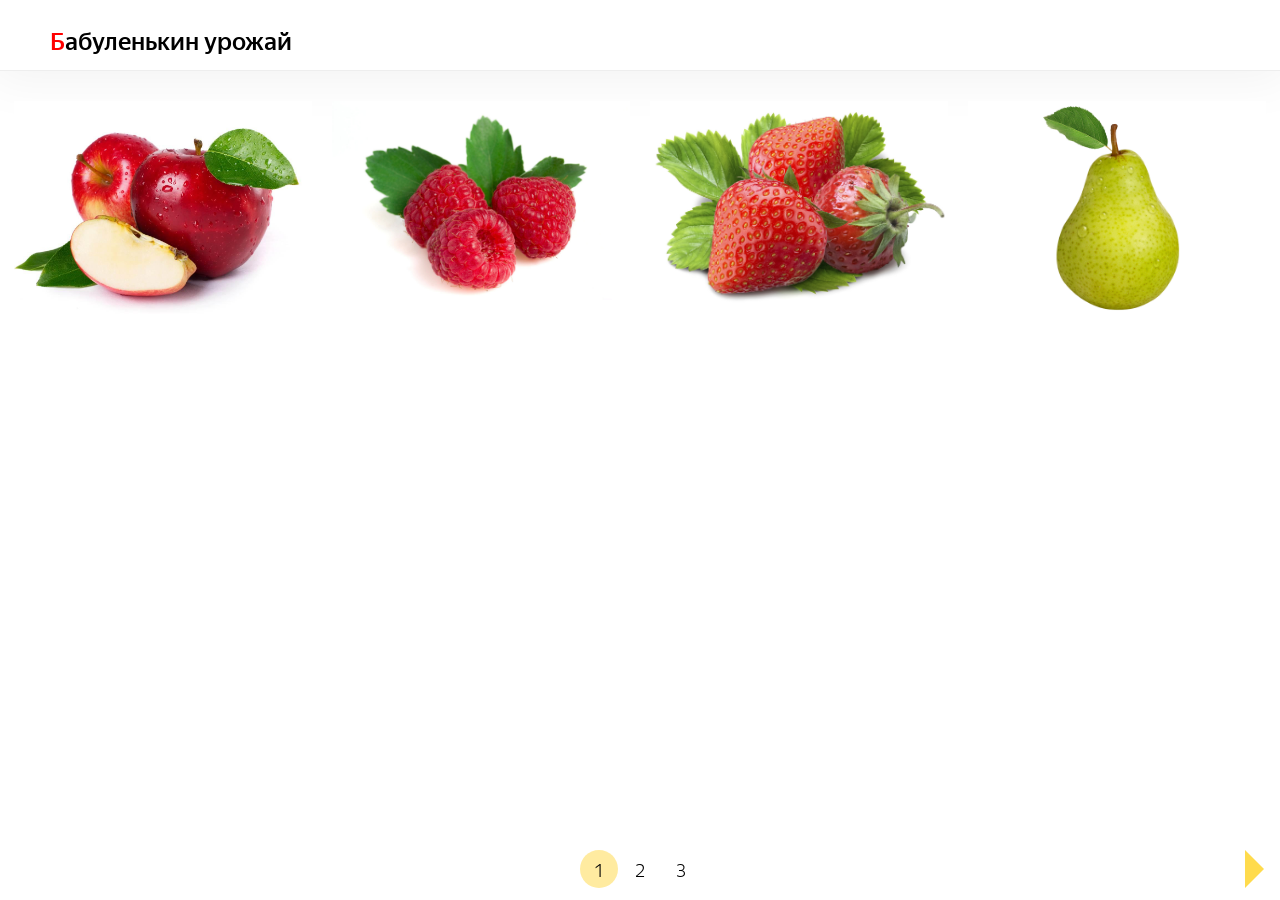
<file: markup/markup-task-6/index.html>
<!DOCTYPE html>
<html lang="ru">
<head>
    <meta charset="utf-8">
    <meta name="viewport" content="width=500, initial-scale=1">
    <meta name="description" content="Бабуленькин урожай">
    <meta name="author" content="Внучок">
    <meta name="keywords" content="Внучок, Бабуленькин, урожай">
    <title>Бабуленькин урожай</title>
    <link rel="stylesheet" href="index.css" type="text/css">
</head>
<body>
    <input type="radio" name="pages" id="page1" class="pages" checked>
    <input type="radio" name="pages" id="page2" class="pages">
    <input type="radio" name="pages" id="page3" class="pages">
    <header class="header">
        <h1>Бабуленькин урожай</h1>
    </header>
    <main class="main">
        <section class="content">
            <section class="card">
                <figure class="card-image">
                    <a href="#apple">
                        <img src="img/apple.jpg" alt="Яблоко" title="Яблоко">
                    </a>
                    <figcaption>
                        <h2>Яблоко</h2>
                        <p>
                            Плод яб&shy;ло&shy;ни, ко&shy;то&shy;рый
                            упо&shy;треб&shy;ля&shy;ет&shy;ся в пи&shy;щу в
                            све&shy;жем ви&shy;де, слу&shy;жит сырь&shy;ём в
                            ку&shy;ли&shy;на&shy;рии и для при&shy;го&shy;тов&shy;ле&shy;ния
                            на&shy;пит&shy;ков.
                        </p>
                    </figcaption>
                </figure>
                <div class="card-view" id="apple">
                    <a href="#close">
                        <svg class="close" viewbox="0 0 180 180">
                            <path d="M5 5 L175 175 M175 5 L5 175"></path>
                        </svg>
                    </a>
                    <div class="container">
                        <img src="img/apple.jpg" alt="Яблоко" title="Яблоко">
                    </div>
                </div>
            </section>
            <section class="card">
                <figure class="card-image">
                    <a href="#raspberry">
                        <img src="img/raspberry.jpg" alt="Малина" title="Малина">
                    </a>
                    <figcaption>
                        <h2>Малина</h2>
                        <p>
                            Пред&shy;став&shy;ля&shy;ет со&shy;бой
                            не&shy;боль&shy;шие во&shy;ло&shy;си&shy;с&shy;тые
                            кос&shy;тян&shy;ки, срос&shy;ши&shy;е&shy;ся на
                            цве&shy;то&shy;ло&shy;же в слож&shy;ный плод. Пло&shy;ды,
                            как пра&shy;ви&shy;ло, крас&shy;но&shy;го цве&shy;та,
                            од&shy;на&shy;ко встре&shy;ча&shy;ют&shy;ся сор&shy;та
                            жел&shy;то&shy;го и да&shy;же чер&shy;но&shy;го цве&shy;та.
                        </p>
                    </figcaption>
                </figure>
                <div class="card-view" id="raspberry">
                    <a href="#close">
                        <svg class="close" viewbox="0 0 180 180">
                            <path d="M5 5 L175 175 M175 5 L5 175"></path>
                        </svg>
                    </a>
                    <div class="container">
                        <img src="img/raspberry.jpg" alt="Малина" title="Малина">
                    </div>
                </div>
            </section>
            <section class="card">
                <figure class="card-image">
                    <a href="#strawberry">
                        <img src="img/strawberry.jpg" alt="Клубника" title="Клубника">
                    </a>
                    <figcaption>
                        <h2>Клубника</h2>
                        <p>
                            Клуб&shy;ни&shy;ка - мно&shy;го&shy;лет&shy;нее
                            тра&shy;вя&shy;нис&shy;тое рас&shy;те&shy;ние,
                            вы&shy;со&shy;той 15-35см, от&shy;но&shy;сит&shy;ся к
                            се&shy;мейст&shy;ву ро&shy;зо&shy;цвет&shy;ных.
                        </p>
                        <p>
                            Час&shy;то клуб&shy;ни&shy;кой оши&shy;боч&shy;но
                            на&shy;зы&shy;ва&shy;ют рас&shy;те&shy;ния ви&shy;да
                            Зем&shy;ля&shy;ни&shy;ка са&shy;до&shy;вая.
                        </p>
                    </figcaption>
                </figure>
                <div class="card-view" id="strawberry">
                    <a href="#close">
                        <svg class="close" viewbox="0 0 180 180">
                            <path d="M5 5 L175 175 M175 5 L5 175"></path>
                        </svg>
                    </a>
                    <div class="container">
                        <img src="img/strawberry.jpg" alt="Клубника" title="Клубника">
                    </div>
                </div>
            </section>
            <section class="card">
                <figure class="card-image">
                    <a href="#pear">
                        <img src="img/pear.jpg" alt="Груша" title="Груша">
                    </a>
                    <figcaption>
                        <h2>Груша</h2>
                        <p>
                            Плод гру&shy;ши сред&shy;них раз&shy;ме&shy;ров,
                            сво&shy;ей фор&shy;мой на&shy;по&shy;ми&shy;на&shy;ю&shy;щий
                            лам&shy;поч&shy;ку, хо&shy;тя встре&shy;ча&shy;ют&shy;ся
                            сор&shy;та с округ&shy;лой фор&shy;мой. Мя&shy;коть спе&shy;лой
                            гру&shy;ши неж&shy;ная и соч&shy;ная, с ха&shy;рак&shy;тер&shy;ным
                            аро&shy;ма&shy;том и слад&shy;ким вку&shy;сом.
                        </p>
                    </figcaption>
                </figure>
                <div class="card-view" id="pear">
                    <a href="#close">
                        <svg class="close" viewbox="0 0 180 180">
                            <path d="M5 5 L175 175 M175 5 L5 175"></path>
                        </svg>
                    </a>
                    <div class="container">
                        <img src="img/pear.jpg" alt="Груша" title="Груша">
                    </div>
                </div>
            </section>
        </section>
        <section class="content">
            <section class="card">
                <figure class="card-image">
                    <a href="#cherry">
                        <img src="img/cherry.jpg" alt="Вишня" title="Вишня">
                    </a>
                    <figcaption>
                        <h2>Вишня</h2>
                        <p>
                            Оваль&shy;ные кос&shy;тян&shy;ки, крас&shy;ные при
                            со&shy;зре&shy;ва&shy;нии, слад&shy;кие (иног&shy;да
                            с кис&shy;лин&shy;кой) на вкус, мель&shy;че чем у
                            виш&shy;ни обык&shy;но&shy;вен&shy;ной (0,8-1,5 см в
                            диа&shy;мет&shy;ре), по&shy;кры&shy;ты ма&shy;лень&shy;ким
                            пуш&shy;ком.
                        </p>
                    </figcaption>
                </figure>
                <div class="card-view" id="cherry">
                    <a href="#close">
                        <svg class="close" viewbox="0 0 180 180">
                            <path d="M5 5 L175 175 M175 5 L5 175"></path>
                        </svg>
                    </a>
                    <div class="container">
                        <img src="img/cherry.jpg" alt="Вишня" title="Вишня">
                    </div>
                </div>
            </section>
            <section class="card">
                <figure class="card-image">
                    <a href="#drain">
                        <img src="img/drain.jpg" alt="Слива" title="Слива">
                    </a>
                    <figcaption>
                        <h2>Слива</h2>
                        <p>
                            Плод сли&shy;вы - кос&shy;тян&shy;ка с
                            от&shy;но&shy;си&shy;тель&shy;но боль&shy;шой
                            кос&shy;точ&shy;кой.
                        </p>
                    </figcaption>
                </figure>
                <div class="card-view" id="drain">
                    <a href="#close">
                        <svg class="close" viewbox="0 0 180 180">
                            <path d="M5 5 L175 175 M175 5 L5 175"></path>
                        </svg>
                    </a>
                    <div class="container">
                        <img src="img/drain.jpg" alt="Слива" title="Слива">
                    </div>
                </div>
            </section>
            <section class="card">
                <figure class="card-image">
                    <a href="#apricot">
                        <img src="img/apricot.jpg" alt="Абрикос" title="Абрикос">
                    </a>
                    <figcaption>
                        <h2>Абрикос</h2>
                        <p>
                            Бар&shy;ха&shy;ти&shy;с&shy;тые, час&shy;то с
                            ру&shy;мян&shy;цем, слад&shy;кие, округ&shy;лые
                            пло&shy;ды с про&shy;доль&shy;ной бо&shy;розд&shy;кой
                            до 3 см в диа&shy;мет&shy;ре.
                        </p>
                    </figcaption>
                </figure>
                <div class="card-view" id="apricot">
                    <a href="#close">
                        <svg class="close" viewbox="0 0 180 180">
                            <path d="M5 5 L175 175 M175 5 L5 175"></path>
                        </svg>
                    </a>
                    <div class="container">
                        <img src="img/apricot.jpg" alt="Абрикос" title="Абрикос">
                    </div>
                </div>
            </section>
            <section class="card">
                <figure class="card-image">
                    <a href="#grapefruit">
                        <img src="img/grapefruit.jpg" alt="Грейпфрут" title="Грейпфрут">
                    </a>
                    <figcaption>
                        <h2>Грейпфрут</h2>
                        <p>
                            Цит&shy;ру&shy;со&shy;вый жел&shy;то-оран&shy;же&shy;вый
                            фрукт, про&shy;из&shy;рас&shy;та&shy;ю&shy;щий в
                            суб&shy;тро&shy;пи&shy;чес&shy;ких
                            кли&shy;ма&shy;ти&shy;чес&shy;ких ши&shy;ро&shy;тах.
                        </p>
                    </figcaption>
                </figure>
                <div class="card-view" id="grapefruit">
                    <a href="#close">
                        <svg class="close" viewbox="0 0 180 180">
                            <path d="M5 5 L175 175 M175 5 L5 175"></path>
                        </svg>
                    </a>
                    <div class="container">
                        <img src="img/grapefruit.jpg" alt="Грейпфрут" title="Грейпфрут">
                    </div>
                </div>
            </section>
        </section>
        <section class="content">
            <section class="card">
                <figure class="card-image">
                    <a href="#cucumber">
                        <img src="img/cucumber.jpg" alt="Огурец" title="Огурец">
                    </a>
                    <figcaption>
                        <h2>Огурец</h2>
                        <p>
                            Од&shy;но&shy;лет&shy;нее тра&shy;вя&shy;нис&shy;тое
                            рас&shy;те&shy;ние се&shy;мейст&shy;ва тык&shy;вен&shy;ных.
                        </p>
                        <p>
                            Плод огур&shy;ца мно&shy;го&shy;се&shy;мян&shy;ный,
                            соч&shy;ный, изу&shy;м&shy;руд&shy;но-зе&shy;лё&shy;ный,
                            пу&shy;зыр&shy;ча&shy;тый. Име&shy;ет раз&shy;лич&shy;ную
                            фор&shy;му и раз&shy;мер в за&shy;ви&shy;си&shy;мос&shy;ти
                            от сор&shy;та.
                        </p>
                    </figcaption>
                </figure>
                <div class="card-view" id="cucumber">
                    <a href="#close">
                        <svg class="close" viewbox="0 0 180 180">
                            <path d="M5 5 L175 175 M175 5 L5 175"></path>
                        </svg>
                    </a>
                    <div class="container">
                        <img src="img/cucumber.jpg" alt="Огурец" title="Огурец">
                    </div>
                </div>
            </section>
            <section class="card">
                <figure class="card-image">
                    <a href="#tomato">
                        <img src="img/tomato.jpg" alt="Томат" title="Томат">
                    </a>
                    <figcaption>
                        <h2>Томат</h2>
                        <p>
                            Пос&shy;ле цве&shy;те&shy;ния об&shy;ра&shy;зу&shy;ют&shy;ся
                            за&shy;вя&shy;зи-яго&shy;ды, до&shy;сти&shy;га&shy;ю&shy;щие
                            мас&shy;сы от 20 до 900 г и име&shy;ю&shy;щие
                            раз&shy;лич&shy;ную фор&shy;му (ша&shy;ро&shy;вид&shy;ную,
                            плос&shy;кую, паль&shy;це&shy;вид&shy;ную) и окрас&shy;ку
                            (крас&shy;ные, жел&shy;тые, пест&shy;рые, оран&shy;же&shy;вые
                            и др.). Вкус по&shy;ми&shy;до&shy;ров так&shy;же раз&shy;лич&shy;ный.
                        </p>
                    </figcaption>
                </figure>
                <div class="card-view" id="tomato">
                    <a href="#close">
                        <svg class="close" viewbox="0 0 180 180">
                            <path d="M5 5 L175 175 M175 5 L5 175"></path>
                        </svg>
                    </a>
                    <div class="container">
                        <img src="img/tomato.jpg" alt="Томат" title="Томат">
                    </div>
                </div>
            </section>
            <section class="card">
                <figure class="card-image">
                    <a href="#pepper">
                        <img src="img/pepper.jpg" alt="Перец" title="Перец">
                    </a>
                    <figcaption>
                        <h2>Перец</h2>
                        <p>
                            Лож&shy;ные пус&shy;то&shy;те&shy;лые яго&shy;ды,
                            мно&shy;го&shy;се&shy;мян&shy;ные, крас&shy;ные,
                            оран&shy;же&shy;вые, жёл&shy;тые или
                            ко&shy;рич&shy;не&shy;вые, раз&shy;но&shy;об&shy;раз&shy;ной
                            фор&shy;мы и ве&shy;ли&shy;чи&shy;ны.
                        </p>
                    </figcaption>
                </figure>
                <div class="card-view" id="pepper">
                    <a href="#close">
                        <svg class="close" viewbox="0 0 180 180">
                            <path d="M5 5 L175 175 M175 5 L5 175"></path>
                        </svg>
                    </a>
                    <div class="container">
                        <img src="img/pepper.jpg" alt="Перец" title="Перец">
                    </div>
                </div>
            </section>
            <section class="card">
                <figure class="card-image">
                    <a href="#potatoes">
                        <img src="img/potatoes.jpg" alt="Картофель" title="Картофель">
                    </a>
                    <figcaption>
                        <h2>Картофель</h2>
                        <p>
                            Мно&shy;го&shy;лет&shy;нее клуб&shy;не&shy;нос&shy;ное
                            тра&shy;вя&shy;нис&shy;тое рас&shy;те&shy;ние из ро&shy;да
                            Пас&shy;лён се&shy;мейст&shy;ва Пас&shy;лёно&shy;вые.
                            Клуб&shy;ни кар&shy;то&shy;фе&shy;ля яв&shy;ля&shy;ют&shy;ся
                            важ&shy;ным про&shy;дук&shy;том пи&shy;та&shy;ния, в
                            от&shy;ли&shy;чие от ядо&shy;ви&shy;тых пло&shy;дов.
                        </p>
                    </figcaption>
                </figure>
                <div class="card-view" id="potatoes">
                    <a href="#close">
                        <svg class="close" viewbox="0 0 180 180">
                            <path d="M5 5 L175 175 M175 5 L5 175"></path>
                        </svg>
                    </a>
                    <div class="container">
                        <img src="img/potatoes.jpg" alt="Картофель" title="Картофель">
                    </div>
                </div>
            </section>
        </section>
    </main>
    <footer class="footer">
        <label for="page1" class="arrow arrow-left"></label>
        <label for="page2" class="arrow arrow-left"></label>
        <label for="page2" class="arrow arrow-right"></label>
        <label for="page3" class="arrow arrow-right"></label>
        <label for="page1" class="label">1</label>
        <label for="page2" class="label">2</label>
        <label for="page3" class="label">3</label>
    </footer>
</body>
</html>
</file>
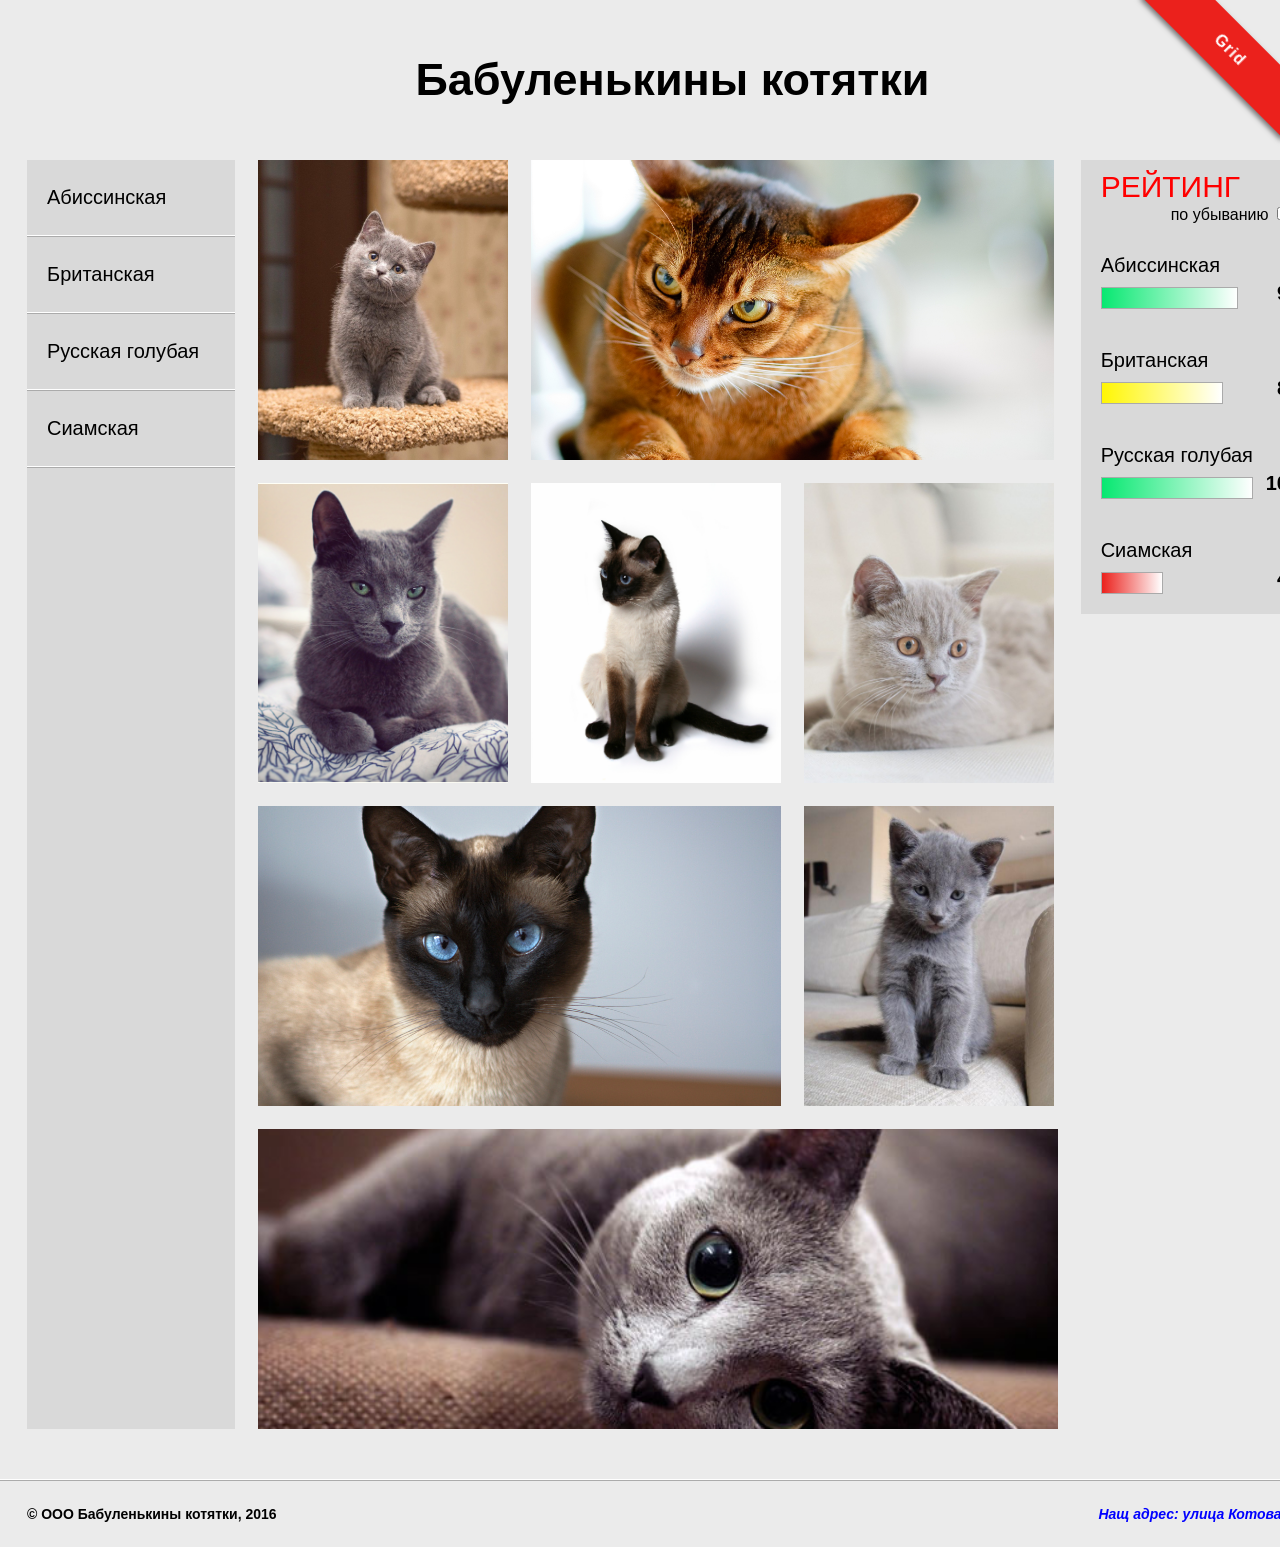
<file: markup/markup-task-7/index.html>
<!DOCTYPE html>
<html lang="ru">
<head>
    <meta charset="utf-8">
    <meta name="description" content="Бабуленькины котятки">
    <meta name="author" content="Внучок">
    <meta name="keywords" content="Бабуленькины, котятки, рейтинг">
    <title>Бабуленькины котятки</title>
    <link rel="stylesheet" href="index.flex.css" type="text/css">
    <link rel="stylesheet" href="index.grid.css" type="text/css">
    <link rel="stylesheet" href="index.css" type="text/css">
</head>
<body>
    <input type="checkbox" id="layout">
    <label for="layout"></label>
    <div class="basic">
        <header class="basic__header">
            <h1>Бабуленькины котятки</h1>
        </header>
        <main class="basic__main">
            <input type="checkbox" id="abyssinian" class="cat-type abyssinian">
            <input type="checkbox" id="british" class="cat-type british">
            <input type="checkbox" id="russian" class="cat-type russian">
            <input type="checkbox" id="siam" class="cat-type siam">
            <menu class="basic__menu">
                <label for="abyssinian">Абиссинская</label>
                <label for="british">Британская</label>
                <label for="russian">Русская голубая</label>
                <label for="siam">Сиамская</label>
            </menu>
            <section class="basic__content">
                <figure class="british">
                    <img src="img/british1.jpg" alt="Гоша" title="Гоша, 4 года">
                    <figcaption>
                        Гоша, 4 года
                    </figcaption>
                </figure>
                <figure class="abyssinian">
                    <img src="img/abyssinian.jpg" alt="Маша" title="Маша, 2 года">
                    <figcaption>
                        Маша, 2 года
                    </figcaption>
                </figure>
                <figure class="russian">
                    <img src="img/russian1.jpg" alt="Карл" title="Карл, 3 года">
                    <figcaption>
                        Карл, 3 года
                    </figcaption>
                </figure>
                <figure class="siam">
                    <img src="img/siam2.jpg" alt="Саша" title="Саша, 2 года">
                    <figcaption>
                        Саша, 2 года
                    </figcaption>
                </figure>
                <figure class="british">
                    <img src="img/british2.jpg" alt="Том" title="Том, 1 года">
                    <figcaption>
                        Том, 1 года
                    </figcaption>
                </figure>
                <figure class="siam">
                    <img src="img/siam1.jpg" alt="Мира" title="Мира, 3 года">
                    <figcaption>
                        Мира, 3 года
                    </figcaption>
                </figure>
                <figure class="russian">
                    <img src="img/russian2.jpg" alt="Лиля" title="Лиля, 1 года">
                    <figcaption>
                        Лиля, 1 года
                    </figcaption>
                </figure>
                <figure class="russian">
                    <img src="img/russian3.jpg" alt="Марти" title="Марти, 3 года">
                    <figcaption>
                        Марти, 3 года
                    </figcaption>
                </figure>
            </section>
            <aside class="basic__rating">
                <h2>Рейтинг</h2>
                <label for="sort">по убыванию</label>
                <input type="checkbox" id="sort">
                <div class="basic__rating-list">
                    <div class="basic__rating-item rating-9">
                        <div>
                            Абиссинская
                        </div>
                        <div>
                            <div class="basic__rating-line"></div>
                            9
                        </div>
                    </div>
                    <div class="basic__rating-item rating-8">
                        <div>
                            Британская
                        </div>
                        <div>
                            <div class="basic__rating-line"></div>
                            8
                        </div>
                    </div>
                    <div class="basic__rating-item rating-10">
                        <div>
                            Русская голубая
                        </div>
                        <div>
                            <div class="basic__rating-line"></div>
                            10
                        </div>
                    </div>
                    <div class="basic__rating-item rating-4">
                        <div>
                            Сиамская
                        </div>
                        <div>
                            <div class="basic__rating-line"></div>
                            4
                        </div>
                    </div>
                </div>
            </aside>
        </main>
        <footer class="basic__footer">
            <span class="copyright">
                &copy; OOO Бабуленькины котятки, 2016
            </span>
            <address>
                Нащ адрес: улица Котовая, д.5
            </address>
        </footer>
    </div>
    <div class="advanced">
        <header class="advanced__header">
            <h1>Бабуленькины котятки</h1>
        </header>
        <section class="advanced__main">
            <input type="checkbox" id="abyssinian-advanced" class="cat-type abyssinian">
            <input type="checkbox" id="british-advanced" class="cat-type british">
            <input type="checkbox" id="russian-advanced" class="cat-type russian">
            <input type="checkbox" id="siam-advanced" class="cat-type siam">
            <menu class="advanced__menu">
                <label for="abyssinian-advanced">Абиссинская</label>
                <label for="british-advanced">Британская</label>
                <label for="russian-advanced">Русская голубая</label>
                <label for="siam-advanced">Сиамская</label>
            </menu>
            <section class="advanced__content">
                <figure class="british">
                    <img src="img/british1.jpg" alt="Гоша" title="Гоша, 4 года">
                    <figcaption>
                        Гоша, 4 года
                    </figcaption>
                </figure>
                <figure class="abyssinian">
                    <img src="img/abyssinian.jpg" alt="Маша" title="Маша, 2 года">
                    <figcaption>
                        Маша, 2 года
                    </figcaption>
                </figure>
                <figure class="russian">
                    <img src="img/russian1.jpg" alt="Карл" title="Карл, 3 года">
                    <figcaption>
                        Карл, 3 года
                    </figcaption>
                </figure>
                <figure class="siam">
                    <img src="img/siam2.jpg" alt="Саша" title="Саша, 2 года">
                    <figcaption>
                        Саша, 2 года
                    </figcaption>
                </figure>
                <figure class="british">
                    <img src="img/british2.jpg" alt="Том" title="Том, 1 года">
                    <figcaption>
                        Том, 1 года
                    </figcaption>
                </figure>
                <figure class="siam">
                    <img src="img/siam1.jpg" alt="Мира" title="Мира, 3 года">
                    <figcaption>
                        Мира, 3 года
                    </figcaption>
                </figure>
                <figure class="russian">
                    <img src="img/russian2.jpg" alt="Лиля" title="Лиля, 1 года">
                    <figcaption>
                        Лиля, 1 года
                    </figcaption>
                </figure>
                <figure class="russian">
                    <img src="img/russian3.jpg" alt="Марти" title="Марти, 3 года">
                    <figcaption>
                        Марти, 3 года
                    </figcaption>
                </figure>
            </section>
            <aside class="advanced__rating">
                <h2>Рейтинг</h2>
                <label for="sort-advanced">по убыванию</label>
                <input type="checkbox" id="sort-advanced">
                <div class="advanced__rating-list">
                    <div class="advanced__rating-item rating-9">
                        <div>
                            Абиссинская
                        </div>
                        <div>
                            <div class="advanced__rating-line"></div>
                            9
                        </div>
                    </div>
                    <div class="advanced__rating-item rating-8">
                        <div>
                            Британская
                        </div>
                        <div>
                            <div class="advanced__rating-line"></div>
                            8
                        </div>
                    </div>
                    <div class="advanced__rating-item rating-10">
                        <div>
                            Русская голубая
                        </div>
                        <div>
                            <div class="advanced__rating-line"></div>
                            10
                        </div>
                    </div>
                    <div class="advanced__rating-item rating-4">
                        <div>
                            Сиамская
                        </div>
                        <div>
                            <div class="advanced__rating-line"></div>
                            4
                        </div>
                    </div>
                </div>
            </aside>
        </section>
        <footer class="advanced__footer">
            <span class="copyright">
                &copy; OOO Бабуленькины котятки, 2016
            </span>
            <address>
                Нащ адрес: улица Котовая, д.5
            </address>
        </footer>
    </div>
</body>
</html>
</file>
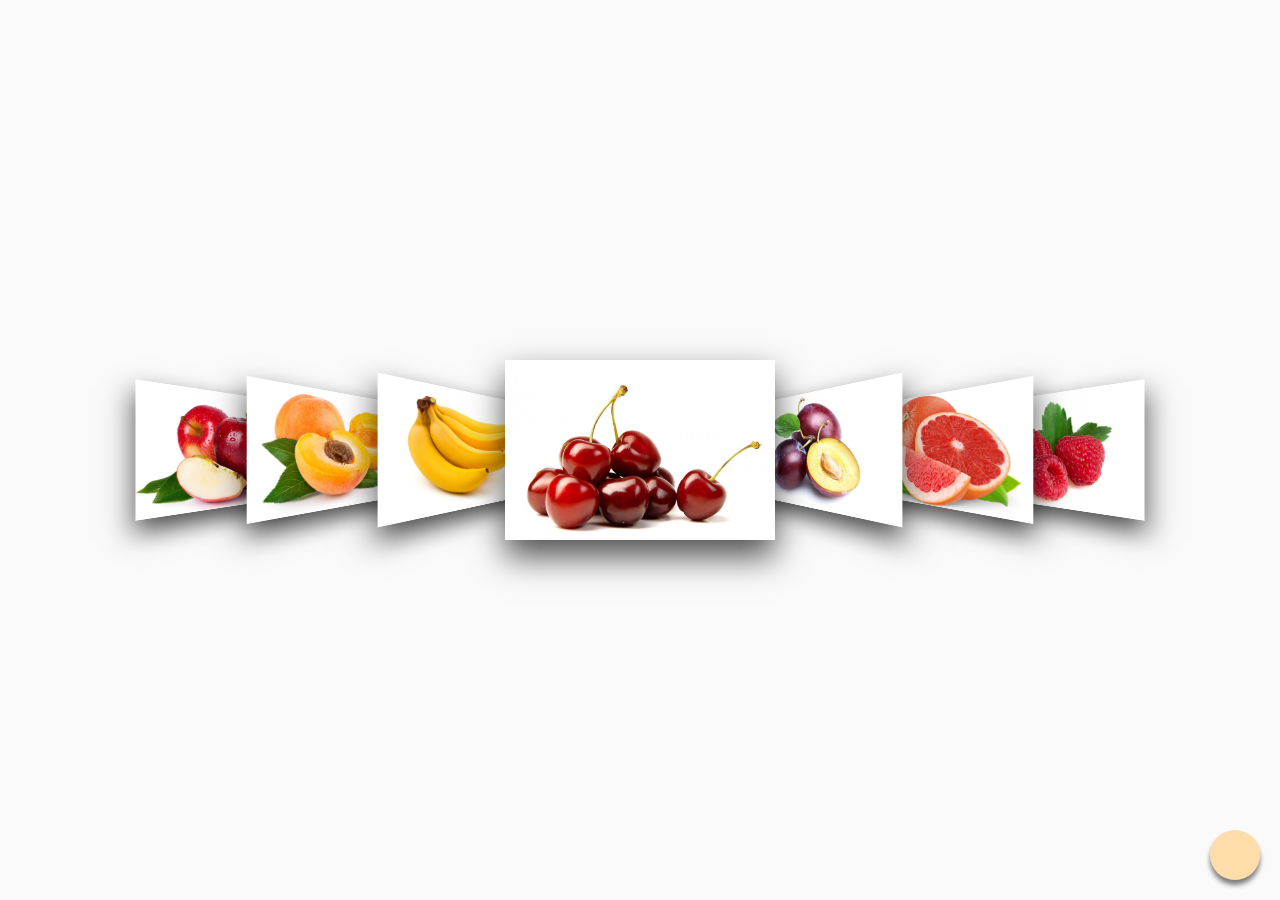
<file: markup/markup-task-8/index.html>
<!DOCTYPE html>
<html lang="ru">
<head>
    <meta charset="utf-8">
    <meta name="description" content="айБабулька">
    <meta name="author" content="Внучок">
    <meta name="keywords" content="айБабулька, 3d, галерея">
    <title>айБабулька</title>
    <link rel="stylesheet" href="index.css" type="text/css">
</head>
<body>
    <label class="fb" for="view"></label>
    <main class="cards">
        <input type="checkbox" id="view" class="view">
        <input type="radio" name="cards" id="card-1" class="card-1">
        <input type="radio" name="cards" id="card-2" class="card-2">
        <input type="radio" name="cards" id="card-3" class="card-3">
        <input type="radio" name="cards" id="card-4" class="card-4" checked>
        <input type="radio" name="cards" id="card-5" class="card-5">
        <input type="radio" name="cards" id="card-6" class="card-6">
        <input type="radio" name="cards" id="card-7" class="card-7">
        <section class="card card-1" id="apple">
            <section class="recipe">
                <a href="#" class="close">✕</a>
                <header class="recipe-header">
                    <figure>
                        <img src="img/apple-recipe.jpg" alt="Шарлотка" title="Шарлотка">
                        <figcaption>Яблочная шарлотка</figcaption>
                    </figure>
                </header>
                <article class="recipe-content">
                    <div class="ingredients">
                        Ингредиенты
                        <ul>
                            <li>Яблоки - 4-5шт</li>
                            <li>Яйца - 4-5 шт</li>
                            <li>Мука - 1 стакан</li>
                            <li>Сахар - 1 стакан</li>
                            <li>Разрыхлитель  - 1 ложка</li>
                            <li>Белок яичный  - 1 шт</li>
                            <li>Крупа манная  - 1 ложка</li>
                        </ul>
                    </div>
                    <div class="manual">
                        Инструкция
                        <ol>
                            <li>
                                Яблоки нарезаем тонкими дольками и складываем в миску
                            </li>
                            <li>
                                Яйца и взбиваем их в пышную пену
                            </li>
                            <li>
                                В массу всыпаем муку и аккуратно перемешиваем тесто
                            </li>
                            <li>
                                Выкладываем слой нарезанных яблок
                            </li>
                            <li>
                                Полученная шарлотка выпекается около 35-40 минут при 180 градусах
                            </li>
                        </ol>
                    </div>
                </article>
            </section>
            <figure class="image">
                <label for="card-1">
                    <img src="img/apple.jpg" alt="Яблоко" title="Яблоко">
                </label>
                <figcaption>
                    <a href="#apple" class="link">Рецепт</a>
                </figcaption>
            </figure>
        </section>
        <section class="card card-2" id="apricot">
            <section class="recipe">
                <a href="#" class="close">✕</a>
                <header class="recipe-header">
                    <figure>
                        <img src="img/apricot-recipe.jpg" alt="Варенье" title="Варенье">
                        <figcaption>Варенье из абрикосов</figcaption>
                    </figure>
                </header>
                <article class="recipe-content">
                    <div class="ingredients">
                        Ингредиенты
                        <ul>
                            <li>Абрикосов - 900г</li>
                            <li>Сахара - 900г</li>
                        </ul>
                    </div>
                    <div class="manual">
                        Инструкция
                        <ol>
                            <li>Абрикосы моем</li>
                            <li>
                                Разламываем напополам или же
                                разрезаем для изъятия косточек
                            </li>
                            <li>
                                В глубокую емкость переносим плоды,
                                засыпаем сахаром
                            </li>
                            <li>
                                Быстро кипятим содержимое емкости 1 минуту
                            </li>
                            <li>
                                Выдерживаем в прохладном месте примерно
                                12 часов – пока плоды не пустят сок
                            </li>
                            <li>Оставляем без нагрева на 11 часов</li>
                        </ol>
                    </div>
                </article>
            </section>
            <figure class="image">
                <label for="card-2">
                    <img src="img/apricot.jpg" alt="Абрикос" title="Абрикос">
                </label>
                <figcaption>
                    <a href="#apricot" class="link">Рецепт</a>
                </figcaption>
            </figure>
        </section>
        <section class="card card-3" id="banana">
            <section class="recipe">
                <a href="#" class="close">✕</a>
                <header class="recipe-header">
                    <figure>
                        <img src="img/banana-recipe.jpg" alt="Пудинг" title="Пудинг">
                        <figcaption>Банановый пудинг</figcaption>
                    </figure>
                </header>
                <article class="recipe-content">
                    <div class="ingredients">
                        Ингредиенты
                        <ul>
                            <li>Бананы - 350г</li>
                            <li>Белое вино - 50г</li>
                            <li>Манка - 2ст.л</li>
                            <li>Яйцо - 2-3шт</li>
                            <li>Молока - 1 стакан</li>
                        </ul>
                    </div>
                    <div class="manual">
                        Инструкция
                        <ol>
                            <li>
                                Сварите манную кашу на молоке, соедините
                                с желтками, растертыми с сахаром
                            </li>
                            <li>
                                Измельчите бананы до пюреобразной массы,
                                смешайте с вином, соком лимона, измельченной
                                цедры, взбитыми белками, добавьте смесь в
                                манную кашу, снова перемешайте
                            </li>
                            <li>
                                Разложите массу по смазанным формам, запеките
                            </li>
                        </ol>
                    </div>
                </article>
            </section>
            <figure class="image">
                <label for="card-3">
                    <img src="img/banana.jpg" alt="Банан" title="Банан">
                </label>
                <figcaption>
                    <a href="#banana" class="link">Рецепт</a>
                </figcaption>
            </figure>
        </section>
        <section class="card card-4" id="cherry">
            <section class="recipe">
                <a href="#" class="close">✕</a>
                <header class="recipe-header">
                    <figure>
                        <img src="img/cherry-recipe.jpg" alt="Компот" title="Компот">
                        <figcaption>Компот из вишни</figcaption>
                    </figure>
                </header>
                <article class="recipe-content">
                    <div class="ingredients">
                        Ингредиенты
                        <ul>
                            <li>Вишня - 500г</li>
                            <li>Вода - 1л</li>
                            <li>Сахар - 7-8ст.л</li>
                            <li>Лимонная кислота - 1-1,5г</li>
                        </ul>
                    </div>
                    <div class="manual">
                        Инструкция
                        <ol>
                            <li>Косточки оставляем</li>
                            <li>
                                Доведем воду до кипения и добавим
                                сахар и лимонную кислоту
                            </li>
                            <li>
                                Доводим сироп до кипения и
                                выкладываем в него ягоды
                            </li>
                            <li>
                                Доводим компот из вишни до
                                кипения и выключаем огонь
                            </li>
                            <li>
                                Кастрюлю следует накрыть крышкой
                                и оставить до полного остывания
                            </li>
                        </ol>
                    </div>
                </article>
            </section>
            <figure class="image">
                <label for="card-4">
                    <img src="img/cherry.jpg" alt="Вишня" title="Вишня">
                </label>
                <figcaption>
                    <a href="#cherry" class="link">Рецепт</a>
                </figcaption>
            </figure>
        </section>
        <section class="card card-5" id="drain">
            <section class="recipe">
                <a href="#" class="close">✕</a>
                <header class="recipe-header">
                    <figure>
                        <img src="img/drain-recipe.jpg" alt="Джем" title="Джем">
                        <figcaption>Джем из слив</figcaption>
                    </figure>
                </header>
                <article class="recipe-content">
                    <div class="ingredients">
                        Ингредиенты
                        <ul>
                            <li>Слива - 2кг</li>
                            <li>Сахар - 2кг</li>
                        </ul>
                    </div>
                    <div class="manual">
                        Инструкция
                        <ol>
                            <li>Вытащить из слив косточки</li>
                            <li>Сливы без косточек сложить в таз.</li>
                            <li>С помощью мясорубки промолоть все сливы</li>
                            <li>Собрать все промолотые сливы в таз</li>
                            <li>В таз с промолотыми сливами добавить сахар</li>
                            <li>
                                После закипания варить джем из слив примерно 45 минут,
                                периодически помешивая и снимая образующуюся пенку
                            </li>
                        </ol>
                    </div>
                </article>
            </section>
            <figure class="image">
                <label for="card-5">
                    <img src="img/drain.jpg" alt="Слива" title="Слива">
                </label>
                <figcaption>
                    <a href="#drain" class="link">Рецепт</a>
                </figcaption>
            </figure>
        </section>
        <section class="card card-6" id="grapefruit">
            <section class="recipe">
                <a href="#" class="close">✕</a>
                <header class="recipe-header">
                    <figure>
                        <img src="img/grapefruit-recipe.jpg" alt="Физ" title="Физ">
                        <figcaption>Физ грейпфрутовый</figcaption>
                    </figure>
                </header>
                <article class="recipe-content">
                    <div class="ingredients">
                        Ингредиенты
                        <ul>
                            <li>Грейпфрутовый сок - 40 мл</li>
                            <li>Гранатовый сироп - 30 мл</li>
                            <li>Содовая или минеральная вода - 80 мл</li>
                            <li>Яичный белок - 1 шт</li>
                            <li>Лед - 1-2 кубика</li>
                        </ul>
                    </div>
                    <div class="manual">
                        Инструкция
                        <ol>
                            <li>
                                Отделить от яйца белок и взбить
                                до получения пенной массы
                            </li>
                            <li>
                                Вылить взбитый белок в шейкер, добавить
                                остальные компоненты и тщательно перемешать
                            </li>
                            <li>
                                Полученный физ перелить в стакан со
                                льдом и разбавить содовой водой
                            </li>
                        </ol>
                    </div>
                </article>
            </section>
            <figure class="image">
                <label for="card-6">
                    <img src="img/grapefruit.jpg" alt="Грейпфрут" title="Грейпфрут">
                </label>
                <figcaption>
                    <a href="#grapefruit" class="link">Рецепт</a>
                </figcaption>
            </figure>
        </section>
        <section class="card card-7" id="raspberry">
            <section class="recipe">
                <a href="#" class="close">✕</a>
                <header class="recipe-header">
                    <figure>
                        <img src="img/raspberry-recipe.jpg" alt="Кули" title="Кули">
                        <figcaption>Малиновое кули</figcaption>
                    </figure>
                </header>
                <article class="recipe-content">
                    <div class="ingredients">
                        Ингредиенты
                        <ul>
                            <li>Ликёр малиновый - 1ч.л</li>
                            <li>Малина - 200г</li>
                            <li>Сахар - 50г</li>
                        </ul>
                    </div>
                    <div class="manual">
                        Инструкция
                        <ol>
                            <li>
                                Поместить ягоды в чашу блендера и
                                измельчить до состояния пюре.
                            </li>
                            <li>
                                Протереть полученное пюре через
                                мелкое сито в миску.
                            </li>
                            <li>
                                Добавить сахарную пудру и перемешать
                                её до полного растворения. Для взрослых в
                                кули можно добавить малиновый ликёр.
                            </li>
                        </ol>
                    </div>
                </article>
            </section>
            <figure class="image">
                <label for="card-7">
                    <img src="img/raspberry.jpg" alt="Малина" title="Малина">
                </label>
                <figcaption>
                    <a href="#raspberry" class="link">Рецепт</a>
                </figcaption>
            </figure>
        </section>
        <a href="#" class="background"></a>
    </main>
</body>
</html>
</file>
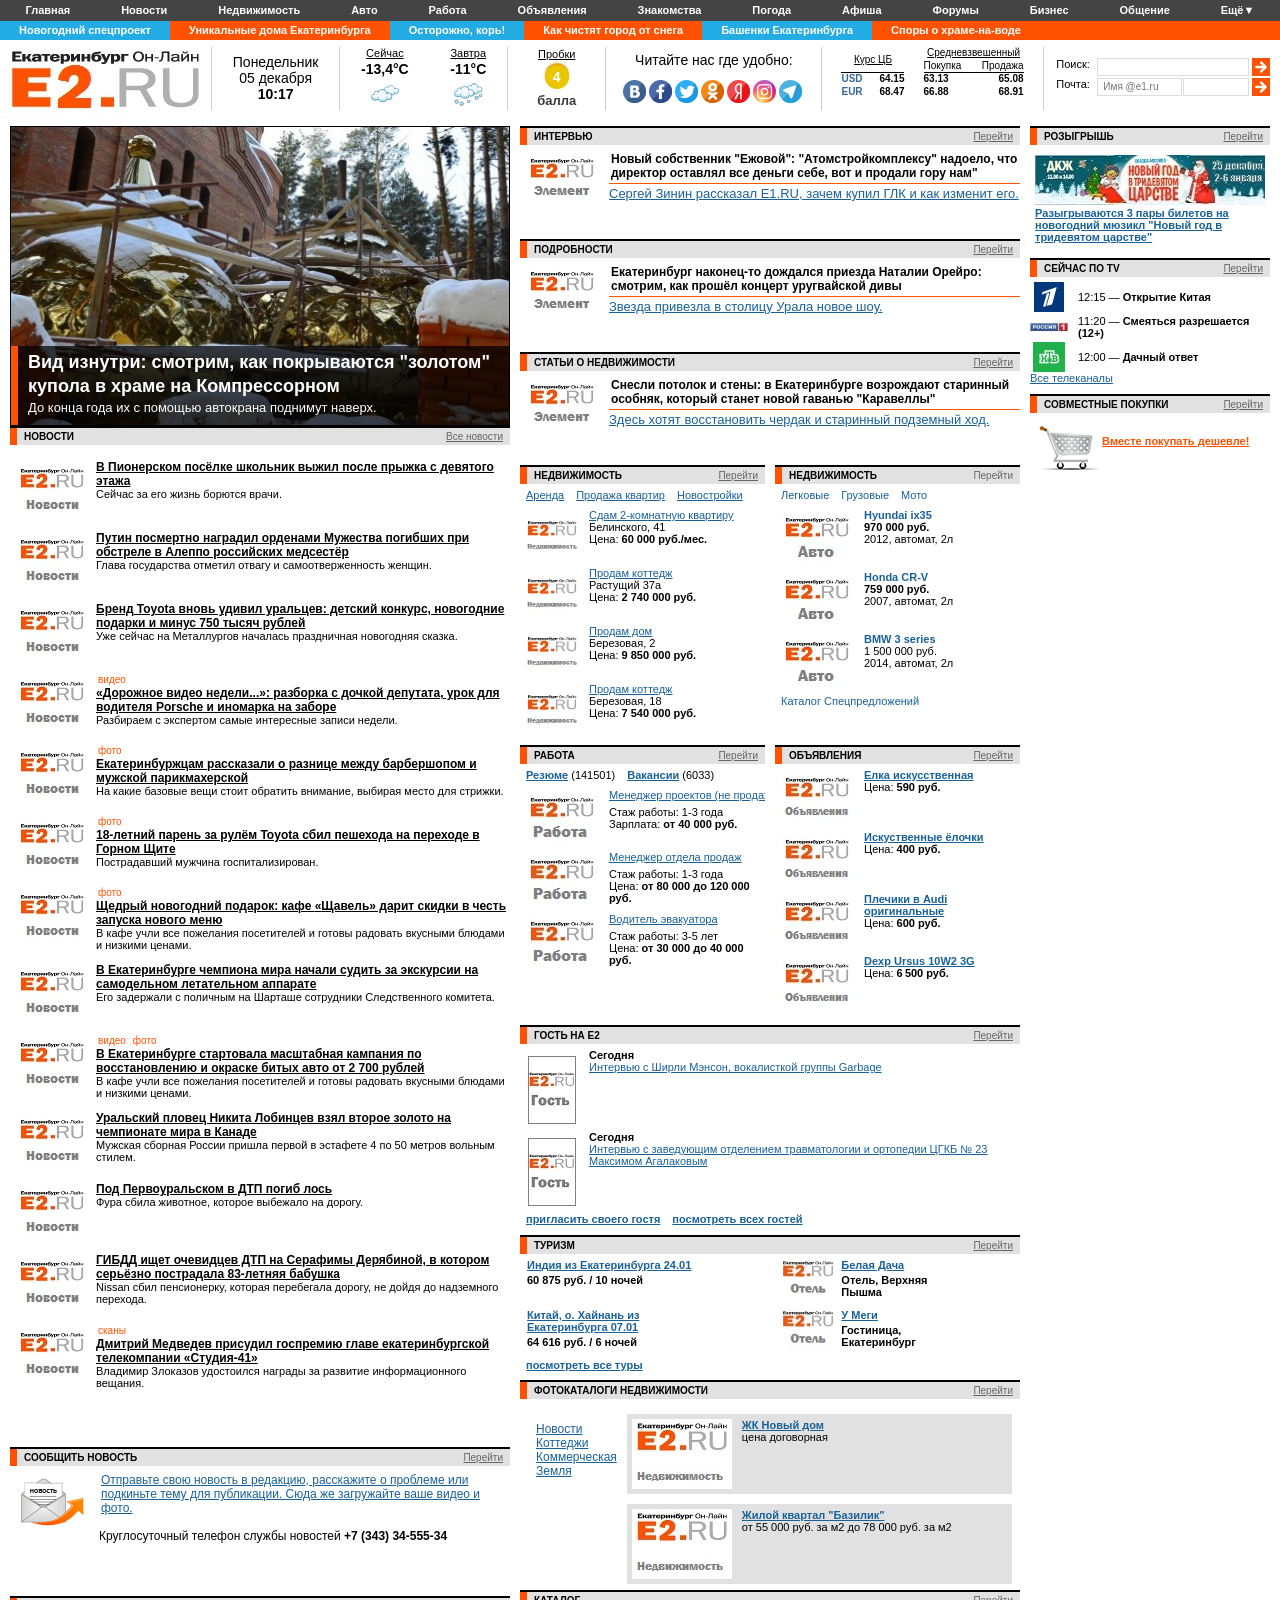
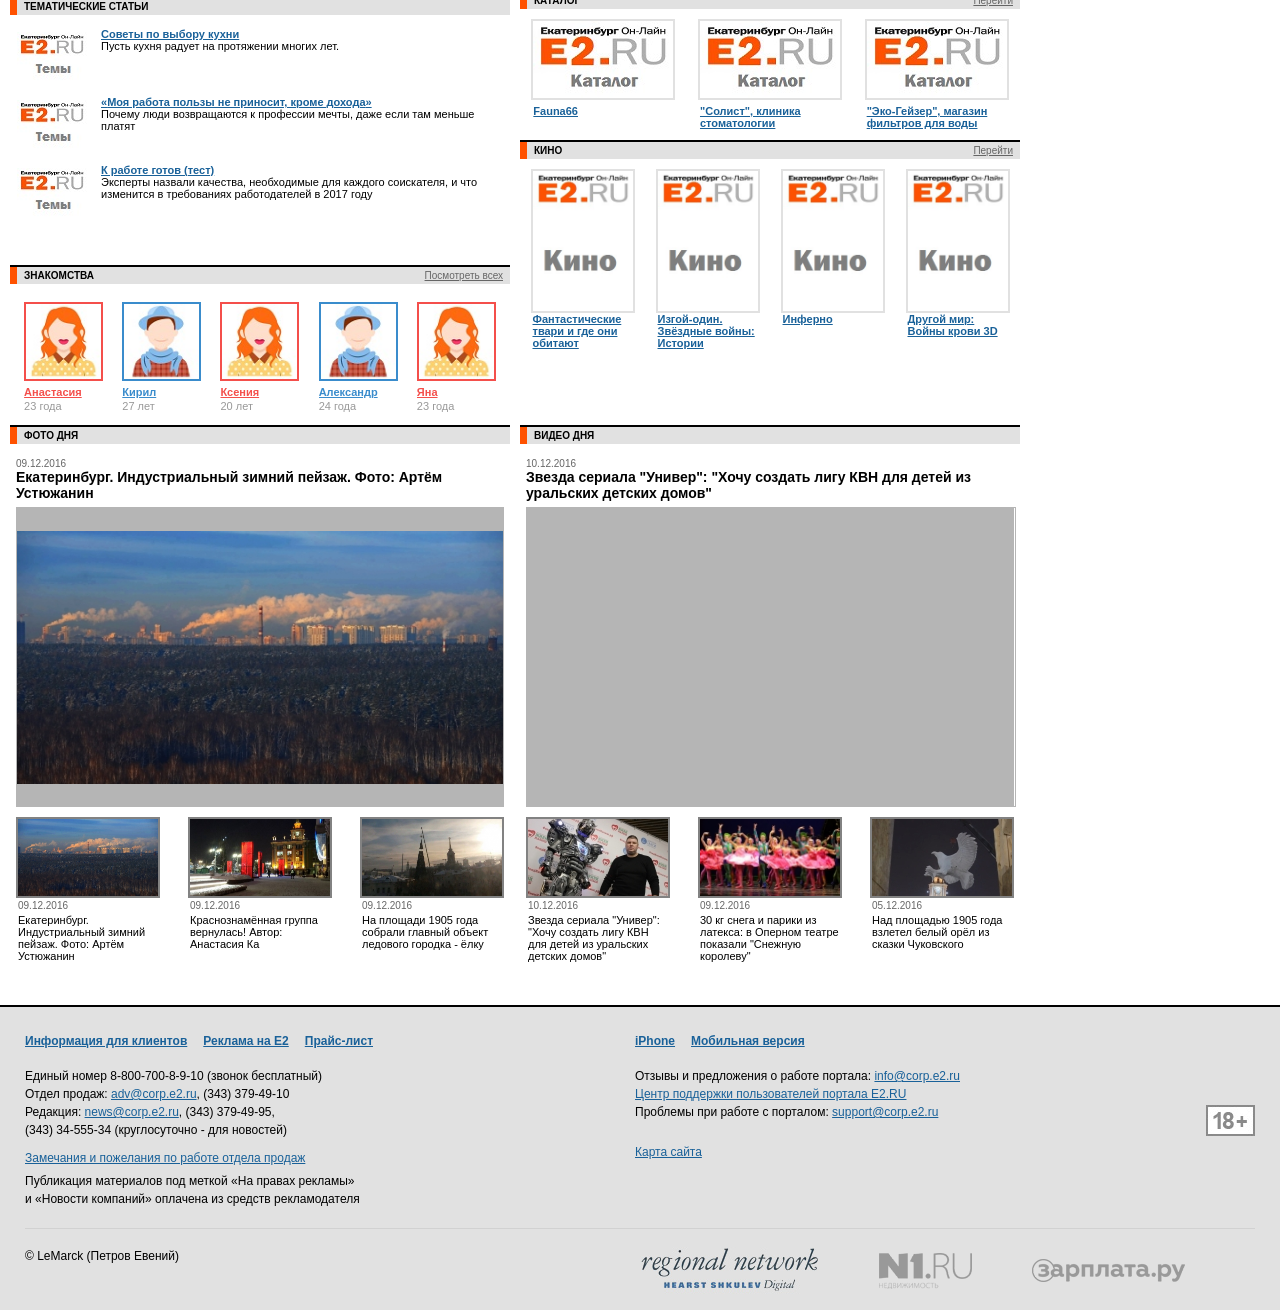
<file: markup/markup-task-9/index.html>
<!DOCTYPE html>
<html lang="ru">
<head>
    <meta charset="utf-8">
    <title>Екатеринбург Он-Лайн</title>
    <meta name="description" content="Екатеринбург Он-Лайн">
    <meta name="author" content="E2.RU">
    <meta name="keywords" content="Екатеринбург, портал, новости, форумы">
    <link rel="shortcut icon" href="img/favicon.ico">
    <link rel="stylesheet" href="index.css" type="text/css">
</head>
<body>
    <nav class="navigation">
        <input id="more-menu" class="navigation__input" type="checkbox">
        <ul class="navigation__top">
            <li><a href="#">Главная</a></li>
            <li><a href="#">Новости</a></li>
            <li><a href="#">Недвижимость</a></li>
            <li><a href="#">Авто</a></li>
            <li><a href="#">Работа</a></li>
            <li><a href="#">Объявления</a></li>
            <li><a href="#">Знакомства</a></li>
            <li><a href="#">Погода</a></li>
            <li><a href="#">Афиша</a></li>
            <li><a href="#">Форумы</a></li>
            <li><a href="#">Бизнес</a></li>
            <li><a href="#">Общение</a></li>
            <li><label for="more-menu" class="navigation__more">Ещё</label></li>
        </ul>
        <ul class="navigation__float">
            <li><a href="#">СП</a></li>
            <li><a href="#">Каталог</a></li>
            <li><a href="#">Справка</a></li>
            <li><a href="#">Еда</a></li>
            <li><a href="#">Отдых</a></li>
            <li><a href="#">Почта</a></li>
            <li><a href="#">Дом</a></li>
            <li><a href="#">Туризм</a></li>
            <li><a href="#">Здоровье</a></li>
        </ul>
        <ul class="navigation__bottom">
            <li><a href="#">Новогодний спецпроект</a></li>
            <li><a href="#">Уникальные дома Екатеринбурга</a></li>
            <li><a href="#">Осторожно, корь!</a></li>
            <li><a href="#">Как чистят город от снега</a></li>
            <li><a href="#">Башенки Екатеринбурга</a></li>
            <li><a href="#">Споры о храме-на-воде</a></li>
        </ul>
    </nav>
    <header class="header">
        <section class="header__logo">
            <img src="img/logo.jpg" alt="E2.ru" title="E2.ru">
        </section>
        <section class="header__informs">
            <section class="header__info info-time">
                <span>Понедельник</span>
                <span>05 декабря</span>
                <span>10:17</span>
            </section>
            <section class="header__info info-weather">
                <section class="weather-info">
                    <span><a href="#">Сейчас</a></span>
                    <span class="weather-temperature">-13,4</span>
                    <span class="weather-icon weather-overcast"></span>
                </section>
                <section class="weather-info">
                    <span><a href="#">Завтра</a></span>
                    <span class="weather-temperature">-11</span>
                    <span class="weather-icon weather-snow"></span>
                </section>
            </section>
            <section class="header__info info-probki">
                <span><a href="#">Пробки</a></span>
                <span class="probki-status">4</span>
                <span>балла</span>
            </section>
            <section class="header__info info-social">
                <span>Читайте нас где удобно:</span>
                <section class="social-icons">
                    <span class="social-icon vk"></span>
                    <span class="social-icon fb"></span>
                    <span class="social-icon tw"></span>
                    <span class="social-icon ok"></span>
                    <span class="social-icon ya"></span>
                    <span class="social-icon ins"></span>
                    <span class="social-icon tel"></span>
                </section>
            </section>
            <section class="header__info info-currency">
                <div class="currency-course">
                    <a href="#">Курс ЦБ</a>
                </div>
                <div class="currency-course-usd">
                    <span>USD</span>
                    <span>64.15</span>
                </div>
                <div class="currency-course-eur">
                    <span>EUR</span>
                    <span>68.47</span>
                </div>
                <a href="#" class="currency-option">Средневзвешенный</a>
                <div class="purchase-selling">
                    <span>Покупка</span>
                    <span>Продажа</span>
                </div>
                <div class="purchase-selling-usd">
                    <span>63.13</span>
                    <span>65.08</span>
                </div>
                <div class="purchase-selling-eur">
                    <span>66.88</span>
                    <span>68.91</span>
                </div>
            </section>
            <section class="header__info header-forms">
                <form method="post" action="#" class="form-search">
                    <label for="search">Поиск:</label>
                    <input type="search" id="search" class="form-search-search">
                    <button class="button-submit"></button>
                </form>
                <form method="post" action="#" class="form-auth">
                    <label for="email">Почта:</label>
                    <input type="email" id="email" class="form-auth-email" placeholder="Имя @e1.ru">
                    <input type="password" id="pass" class="form-auth-pass">
                    <button class="button-submit"></button>
                </form>
            </section>
        </section>
    </header>
    <main class="content">
        <section class="content__left">
            <section class="content__main-news">
                <section class="content__main-news-content">
                    <a href="#">
                        <img src="img/main-news-img.jpg" alt="Главная новость" title="Главная новость">
                    </a>
                </section>
                <section class="content__main-news-description">
                    <h1 class="content__main-news-title">
                        Вид изнутри: смотрим, как покрываются
                        "золотом" купола в храме на Компрессорном
                    </h1>
                    <span class="content__main-news-subtitle">
                        До конца года их с помощью автокрана поднимут наверх.
                    </span>
                </section>
            </section>
            <section class="content__place content__other-news">
                <header class="content__header">
                    <h2 class="content__header-title">Новости</h2>
                    <a href="#" class="content__header-link">Все новости</a>
                </header>
                <article class="content__article">
                    <div class="content__news-img">
                        <img src="img/news-icon.jpg" alt="Новость" title="Новость">
                    </div>
                    <div class="content__news-content">
                        <a href="#" class="content__news-title">
                            В Пионерском посёлке школьник
                            выжил после прыжка с девятого этажа
                        </a>
                        <span>
                            Сейчас за его жизнь борются врачи.
                        </span>
                    </div>
                </article>
                <article class="content__article">
                    <div class="content__news-img">
                        <img src="img/news-icon.jpg" alt="Новость" title="Новость">
                    </div>
                    <div class="content__news-content">
                        <a href="#" class="content__news-title">
                            Путин посмертно наградил орденами
                            Мужества погибших при обстреле в
                            Алеппо российских медсестёр
                        </a>
                        <span>
                            Глава государства отметил отвагу
                            и самоотверженность женщин.
                        </span>
                    </div>
                </article>
                <article class="content__article">
                    <div class="content__news-img">
                        <img src="img/news-icon.jpg" alt="Новость" title="Новость">
                    </div>
                    <div class="content__news-content">
                        <a href="#" class="content__news-title">
                            Бренд Toyota вновь удивил уральцев:
                            детский конкурс, новогодние подарки и
                            минус 750 тысяч рублей
                        </a>
                        <span>
                            Уже сейчас на Металлургов началась
                            праздничная новогодняя сказка.
                        </span>
                    </div>
                </article>
                <article class="content__article">
                    <div class="content__news-img">
                        <img src="img/news-icon.jpg" alt="Новость" title="Новость">
                    </div>
                    <div class="content__news-content">
                        <span class="content__news-tags">
                            <span>Видео</span>
                        </span>
                        <a href="#" class="content__news-title">
                            <q>Дорожное видео недели...</q>:
                            разборка с дочкой депутата, урок
                            для водителя Porsche и иномарка на заборе
                        </a>
                        <span>
                            Разбираем с экспертом самые
                            интересные записи недели.
                        </span>
                    </div>
                </article>
                <article class="content__article">
                    <div class="content__news-img">
                        <img src="img/news-icon.jpg" alt="Новость" title="Новость">
                    </div>
                    <div class="content__news-content">
                        <span class="content__news-tags">
                            <span>Фото</span>
                        </span>
                        <a href="#" class="content__news-title">
                            Екатеринбуржцам рассказали о разнице
                            между барбершопом и мужской парикмахерской
                        </a>
                        <span>
                            На какие базовые вещи стоит обратить
                            внимание, выбирая место для стрижки.
                        </span>
                    </div>
                </article>
                <article class="content__article">
                    <div class="content__news-img">
                        <img src="img/news-icon.jpg" alt="Новость" title="Новость">
                    </div>
                    <div class="content__news-content">
                        <span class="content__news-tags">
                            <span>Фото</span>
                        </span>
                        <a href="#" class="content__news-title">
                            18-летний парень за рулём Toyota сбил
                            пешехода на переходе в Горном Щите
                        </a>
                        <span>
                            Пострадавший мужчина госпитализирован.
                        </span>
                    </div>
                </article>
                <article class="content__article">
                    <div class="content__news-img">
                        <img src="img/news-icon.jpg" alt="Новость" title="Новость">
                    </div>
                    <div class="content__news-content">
                        <span class="content__news-tags">
                            <span>Фото</span>
                        </span>
                        <a href="#" class="content__news-title">
                            Щедрый новогодний подарок: кафе
                            <q>Щавель</q> дарит скидки в честь
                            запуска нового меню
                        </a>
                        <span>
                            В кафе учли все пожелания посетителей
                            и готовы радовать вкусными блюдами и
                            низкими ценами.
                        </span>
                    </div>
                </article>
                <article class="content__article">
                    <div class="content__news-img">
                        <img src="img/news-icon.jpg" alt="Новость" title="Новость">
                    </div>
                    <div class="content__news-content">
                        <a href="#" class="content__news-title">
                            В Екатеринбурге чемпиона мира
                            начали судить за экскурсии на
                            самодельном летательном аппарате
                        </a>
                        <span>
                            Его задержали с поличным на Шарташе
                            сотрудники Следственного комитета.
                        </span>
                    </div>
                </article>
                <article class="content__article">
                    <div class="content__news-img">
                        <img src="img/news-icon.jpg" alt="Новость" title="Новость">
                    </div>
                    <div class="content__news-content">
                        <span class="content__news-tags">
                            <span>Видео</span>
                            <span>Фото</span>
                        </span>
                        <a href="#" class="content__news-title">
                            В Екатеринбурге стартовала масштабная
                            кампания по восстановлению и окраске
                            битых авто от 2 700 рублей
                        </a>
                        <span>
                            В кафе учли все пожелания посетителей
                            и готовы радовать вкусными блюдами и
                            низкими ценами.
                        </span>
                    </div>
                </article>
                <article class="content__article">
                    <div class="content__news-img">
                        <img src="img/news-icon.jpg" alt="Новость" title="Новость">
                    </div>
                    <div class="content__news-content">
                        <a href="#" class="content__news-title">
                            Уральский пловец Никита Лобинцев взял
                            второе золото на чемпионате мира в Канаде
                        </a>
                        <span>
                            Мужская сборная России пришла первой в
                            эстафете 4 по 50 метров вольным стилем.
                        </span>
                    </div>
                </article>
                <article class="content__article">
                    <div class="content__news-img">
                        <img src="img/news-icon.jpg" alt="Новость" title="Новость">
                    </div>
                    <div class="content__news-content">
                        <a href="#" class="content__news-title">
                            Под Первоуральском в ДТП погиб лось
                        </a>
                        <span>
                            Фура сбила животное, которое
                            выбежало на дорогу.
                        </span>
                    </div>
                </article>
                <article class="content__article">
                    <div class="content__news-img">
                        <img src="img/news-icon.jpg" alt="Новость" title="Новость">
                    </div>
                    <div class="content__news-content">
                        <a href="#" class="content__news-title">
                            ГИБДД ищет очевидцев ДТП на Серафимы
                            Дерябиной, в котором серьёзно пострадала
                            83-летняя бабушка
                        </a>
                        <span>
                            Nissan сбил пенсионерку, которая
                            перебегала дорогу, не дойдя до
                            надземного перехода.
                        </span>
                    </div>
                </article>
                <article class="content__article">
                    <div class="content__news-img">
                        <img src="img/news-icon.jpg" alt="Новость" title="Новость">
                    </div>
                    <div class="content__news-content">
                        <span class="content__news-tags">
                            <span>Сканы</span>
                        </span>
                        <a href="#" class="content__news-title">
                            Дмитрий Медведев присудил госпремию
                            главе екатеринбургской телекомпании
                            <q>Студия-41</q>
                        </a>
                        <span>
                            Владимир Злоказов удостоился награды
                            за развитие информационного вещания.
                        </span>
                    </div>
                </article>
            </section>
            <section class="content__place content__report-news">
                <header class="content__header">
                    <h2 class="content__header-title">Сообщить новость</h2>
                    <a href="#" class="content__header-link">Перейти</a>
                </header>
                <article class="content__article">
                    <div class="content__report-img">
                        <img src="img/send_news.jpg" alt="Сообщить" title="Сообщить">
                    </div>
                    <div class="content__article-content">
                        <a href="#" class="content__report-title">
                            Отправьте свою новость в редакцию, расскажите
                            о проблеме или подкиньте тему для публикации.
                            Сюда же загружайте ваше видео и фото.
                        </a>
                        <span class="content__report-subtitle">
                            Круглосуточный телефон службы новостей
                            <span class="accent">+7 (343) 34-555-34</span>
                        </span>
                    </div>
                </article>
            </section>
            <section class="content__place content__themes">
                <header class="content__header">
                    <h2 class="content__header-title">Тeматические статьи</h2>
                </header>
                <article class="content__article">
                    <div class="content__theme-img">
                        <img src="img/themes-icon.jpg" alt="Темы" title="Тема">
                    </div>
                    <div class="content__theme-content">
                        <a href="#" class="content__theme-title">
                            Советы по выбору кухни
                        </a>
                        <span class="content__theme-subtitle">
                            Пусть кухня радует на протяжении многих лет.
                        </span>
                    </div>
                </article>
                <article class="content__article">
                    <div class="content__theme-img">
                        <img src="img/themes-icon.jpg" alt="Темы" title="Тема">
                    </div>
                    <div class="content__theme-content">
                        <a href="#" class="content__theme-title">
                            <q>Моя работа пользы не приносит, кроме дохода</q>
                        </a>
                        <span class="content__theme-subtitle">
                            Почему люди возвращаются к профессии мечты,
                            даже если там меньше платят
                        </span>
                    </div>
                </article>
                <article class="content__article">
                    <div class="content__theme-img">
                        <img src="img/themes-icon.jpg" alt="Темы" title="Тема">
                    </div>
                    <div class="content__theme-content">
                        <a href="#" class="content__theme-title">
                            К работе готов (тест)
                        </a>
                        <span class="content__theme-subtitle">
                            Эксперты назвали качества, необходимые для
                            каждого соискателя, и что изменится в требованиях
                            работодателей в 2017 году
                        </span>
                    </div>
                </article>
            </section>
            <section class="content__place content__dating">
                <header class="content__header">
                    <h2 class="content__header-title">Знакомства</h2>
                    <a href="#" class="content__header-link">Посмотреть всех</a>
                </header>
                <section class="content__dating-peoples">
                    <figure class="content__dating-people">
                        <a href="#">
                            <img src="img/female.jpg" alt="Девушка" title="Девушка">
                        </a>
                        <figcaption>
                            <a href="#">Анастасия</a>
                            <span>23 года</span>
                        </figcaption>
                    </figure>
                    <figure class="content__dating-people">
                        <a href="#">
                            <img src="img/male.jpg" alt="Парень" title="Парень">
                        </a>
                        <figcaption>
                            <a href="#">Кирил</a>
                            <span>27 лет</span>
                        </figcaption>
                    </figure>
                    <figure class="content__dating-people">
                        <a href="#">
                            <img src="img/female.jpg" alt="Девушка" title="Девушка">
                        </a>
                        <figcaption>
                            <a href="#">Ксения</a>
                            <span>20 лет</span>
                        </figcaption>
                    </figure>
                    <figure class="content__dating-people">
                        <a href="#">
                            <img src="img/male.jpg" alt="Парень" title="Парень">
                        </a>
                        <figcaption>
                            <a href="#">Александр</a>
                            <span>24 года</span>
                        </figcaption>
                    </figure>
                    <figure class="content__dating-people">
                        <a href="#">
                            <img src="img/female.jpg" alt="Девушка" title="Девушка">
                        </a>
                        <figcaption>
                            <a href="#">Яна</a>
                            <span>23 года</span>
                        </figcaption>
                    </figure>
                    <figure class="content__dating-people">
                        <a href="#">
                            <img src="img/male.jpg" alt="Парень" title="Парень">
                        </a>
                        <figcaption>
                            <a href="#">Сергей</a>
                            <span>32 года</span>
                        </figcaption>
                    </figure>
                </section>
            </section>
            <section class="content__place content__day-photos">
                <header class="content__header">
                    <h2 class="content__header-title">Фото дня</h2>
                </header>
                <section class="content__day-photos-wrapper">
                    <input type="radio" name="imgs" id="day-image-1" checked>
                    <input type="radio" name="imgs" id="day-image-2">
                    <input type="radio" name="imgs" id="day-image-3">
                    <section>
                        <figure class="content__day-photos-main">
                            <figcaption class="content__day-photos-main-description">
                                <time datetime="2016-12-09">09.12.2016</time>
                                <span class="content__day-photos-main-name">
                                    Екатеринбург.
                                    Индустриальный зимний пейзаж.
                                    Фото: Артём Устюжанин
                                </span>
                            </figcaption>
                            <span class="content__day-photos-main-img">
                                <img src="img/img1.jpg" alt="Екатеринбург" title="Екатеринбург">
                            </span>
                        </figure>
                        <figure class="content__day-photos-main">
                            <figcaption class="content__day-photos-main-description">
                                <time datetime="2016-12-09">09.12.2016</time>
                                <span class="content__day-photos-main-name">
                                    Краснознамённая группа вернулась!
                                    Автор: Анастасия Ка
                                </span>
                            </figcaption>
                            <span class="content__day-photos-main-img">
                                <img src="img/img2.jpg" alt="Екатеринбург" title="Екатеринбург">
                            </span>
                        </figure>
                        <figure class="content__day-photos-main">
                            <figcaption class="content__day-photos-main-description">
                                <time datetime="2016-12-09">09.12.2016</time>
                                <span class="content__day-photos-main-name">
                                    На площади 1905 года собрали главный
                                    объект ледового городка - ёлку
                                </span>
                            </figcaption>
                            <span class="content__day-photos-main-img">
                                <img src="img/img3.jpg" alt="Екатеринбург" title="Екатеринбург">
                            </span>
                        </figure>
                    </section>
                    <section class="content__day-photos-items">
                        <figure class="content__day-photos-item">
                            <label for="day-image-1">
                                <img src="img/img1.jpg" alt="Екатеринбург" title="Екатеринбург">
                            </label>
                            <figcaption>
                                <time datetime="2016-12-09">09.12.2016</time>
                                <section>
                                    Екатеринбург.
                                    Индустриальный зимний пейзаж.
                                    Фото: Артём Устюжанин
                                </section>
                            </figcaption>
                        </figure>
                        <figure class="content__day-photos-item">
                            <label for="day-image-2">
                                <img src="img/img2.jpg" alt="Екатеринбург" title="Екатеринбург">
                            </label>
                            <figcaption>
                                <time datetime="2016-12-09">09.12.2016</time>
                                <section>
                                    Краснознамённая группа вернулась!
                                    Автор: Анастасия Ка
                                </section>
                            </figcaption>
                        </figure>
                        <figure class="content__day-photos-item">
                            <label for="day-image-3">
                                <img src="img/img3.jpg" alt="Екатеринбург" title="Екатеринбург">
                            </label>
                            <figcaption>
                                <time datetime="2016-12-09">09.12.2016</time>
                                <section>
                                    На площади 1905 года собрали главный
                                    объект ледового городка - ёлку
                                </section>
                            </figcaption>
                        </figure>
                    </section>
                </section>
            </section>
        </section>
        <section class="content__center">
            <section class="content__place content__interview">
                <header class="content__header">
                    <h2 class="content__header-title">Интервью</h2>
                    <a href="#" class="content__header-link">Перейти</a>
                </header>
                <article class="content__article">
                    <div class="content__interview-img">
                        <img src="img/item-icon.jpg" alt="Картинка" title="Картинка">
                    </div>
                    <div class="content__interview-content">
                        <span class="content__interview-title">
                            Новый собственник "Ежовой":
                            "Атомстройкомплексу" надоело, что
                            директор оставлял все деньги себе,
                            вот и продали гору нам"
                        </span>
                        <a class="content__interview-subtitle" href="#">
                            Сергей Зинин рассказал E1.RU, зачем купил ГЛК и как изменит его.
                        </a>
                    </div>
                </article>
            </section>
            <section class="content__place content__details">
                <header class="content__header">
                    <h2 class="content__header-title">Подробности</h2>
                    <a href="#" class="content__header-link">Перейти</a>
                </header>
                <article class="content__article">
                    <div class="content__interview-img">
                        <img src="img/item-icon.jpg" alt="Картинка" title="Картинка">
                    </div>
                    <div class="content__interview-content">
                        <span class="content__interview-title">
                            Екатеринбург наконец-то дождался приезда
                            Наталии Орейро: смотрим, как прошёл концерт
                            уругвайской дивы
                        </span>
                        <a class="content__interview-subtitle" href="#">
                            Звезда привезла в столицу Урала новое шоу.
                        </a>
                    </div>
                </article>
            </section>
            <section class="content__place content__realty-article">
                <header class="content__header">
                    <h2 class="content__header-title">Статьи о недвижимости</h2>
                    <a href="#" class="content__header-link">Перейти</a>
                </header>
                <article class="content__article">
                    <div class="content__interview-img">
                        <img src="img/item-icon.jpg" alt="Картинка" title="Картинка">
                    </div>
                    <div class="content__interview-content">
                        <span class="content__interview-title">
                            Снесли потолок и стены: в Екатеринбурге
                            возрождают старинный особняк, который
                            станет новой гаванью "Каравеллы"
                        </span>
                        <a class="content__interview-subtitle" href="#">
                            Здесь хотят восстановить чердак и
                            старинный подземный ход.
                        </a>
                    </div>
                </article>
            </section>
            <section class="content__place content__realty">
                <header class="content__header">
                    <h2 class="content__header-title">Недвижимость</h2>
                    <a href="#" class="content__header-link">Перейти</a>
                </header>
                <nav class="content__navigation">
                    <ul>
                        <li><a href="#">Аренда</a></li>
                        <li><a href="#">Продажа квартир</a></li>
                        <li><a href="#">Новостройки</a></li>
                    </ul>
                </nav>
                <article class="content__article">
                    <div class="content__interview-img">
                        <img src="img/realty-icon.jpg" alt="Недвижимость" title="Недвижимость">
                    </div>
                    <div class="content__realty-content">
                        <a href="#">Сдам 2-комнатную квартиру</a>
                        <span>Белинского, 41</span>
                        <span>Цена: <span class="accent">60 000 руб./мес.</span></span>
                    </div>
                </article>
                <article class="content__article">
                    <div class="content__interview-img">
                        <img src="img/realty-icon.jpg" alt="Недвижимость" title="Недвижимость">
                    </div>
                    <div class="content__realty-content">
                        <a href="#">Продам коттедж</a>
                        <span>Растущий 37а</span>
                        <span>Цена: <span class="accent">2 740 000 руб.</span></span>
                    </div>
                </article>
                <article class="content__article">
                    <div class="content__interview-img">
                        <img src="img/realty-icon.jpg" alt="Недвижимость" title="Недвижимость">
                    </div>
                    <div class="content__realty-content">
                        <a href="#">Продам дом</a>
                        <span>Березовая, 2</span>
                        <span>Цена: <span class="accent">9 850 000 руб.</span></span>
                    </div>
                </article>
                <article class="content__article">
                    <div class="content__interview-img">
                        <img src="img/realty-icon.jpg" alt="Недвижимость" title="Недвижимость">
                    </div>
                    <div class="content__realty-content">
                        <a href="#">Продам коттедж</a>
                        <span>Березовая, 18</span>
                        <span>Цена: <span class="accent">7 540 000 руб.</span></span>
                    </div>
                </article>
            </section>
            <section class="content__place content__auto-moto">
                <header class="content__header">
                    <h2 class="content__header-title">Недвижимость</h2>
                    <a href="#" class="content__header-link">Перейти</a>
                </header>
                <nav class="content__navigation">
                    <ul>
                        <li><a href="#">Легковые</a></li>
                        <li><a href="#">Грузовые</a></li>
                        <li><a href="#">Мото</a></li>
                    </ul>
                </nav>
                <article class="content__article">
                    <div class="content__interview-img">
                        <img src="img/auto-icon.jpg" alt="Авто" title="Авто">
                    </div>
                    <div class="content__realty-content">
                        <a href="#" class="accent">Hyundai ix35</a>
                        <span class="accent">970 000 руб.</span>
                        <span>2012, автомат, 2л</span>
                    </div>
                </article>
                <article class="content__article">
                    <div class="content__interview-img">
                        <img src="img/auto-icon.jpg" alt="Авто" title="Авто">
                    </div>
                    <div class="content__realty-content">
                        <a href="#" class="accent">Honda CR-V</a>
                        <span class="accent">759 000 руб.</span>
                        <span>2007, автомат, 2л</span>
                    </div>
                </article>
                <article class="content__article">
                    <div class="content__interview-img">
                        <img src="img/auto-icon.jpg" alt="Авто" title="Авто">
                    </div>
                    <div class="content__realty-content">
                        <a href="#" class="accent">BMW 3 series</a>
                        <span>1 500 000 руб.</span>
                        <span>2014, автомат, 2л</span>
                    </div>
                </article>
                <nav class="content__navigation">
                    <ul>
                        <li><a href="#">Каталог Спецпредложений</a></li>
                    </ul>
                </nav>
            </section>
            <section class="content__place content__job">
                <header class="content__header">
                    <h2 class="content__header-title">Работа</h2>
                    <a href="#" class="content__header-link">Перейти</a>
                </header>
                <nav class="content__navigation">
                    <ul>
                        <li><a href="#" class="accent">Резюме</a> (141501)</li>
                        <li><a href="#" class="accent">Вакансии</a> (6033)</li>
                    </ul>
                </nav>
                <article class="content__article">
                    <div class="content__interview-img">
                        <img src="img/job-icon.jpg" alt="Работа" title="Работа">
                    </div>
                    <div class="content__job-content">
                        <a href="#">Менеджер проектов (не продажи)</a>
                        <span>Стаж работы: 1-3 года</span>
                        <span>Зарплата: <span class="accent">от 40 000 руб.</span></span>
                    </div>
                </article>
                <article class="content__article">
                    <div class="content__interview-img">
                        <img src="img/job-icon.jpg" alt="Работа" title="Работа">
                    </div>
                    <div class="content__job-content">
                        <a href="#">Менеджер отдела продаж</a>
                        <span>Стаж работы: 1-3 года</span>
                        <span>Цена: <span class="accent">от 80 000 до 120 000 руб.</span></span>
                    </div>
                </article>
                <article class="content__article">
                    <div class="content__interview-img">
                        <img src="img/job-icon.jpg" alt="Работа" title="Работа">
                    </div>
                    <div class="content__job-content">
                        <a href="#">Водитель эвакуатора</a>
                        <span>Стаж работы: 3-5 лет</span>
                        <span>Цена: <span class="accent">от 30 000 до 40 000 руб.</span></span>
                    </div>
                </article>
            </section>
            <section class="content__place content__ads">
                <header class="content__header">
                    <h2 class="content__header-title">Объявления</h2>
                    <a href="#" class="content__header-link">Перейти</a>
                </header>
                <article class="content__article">
                    <div class="content__interview-img">
                        <img src="img/ads-icon.jpg" alt="Объявления" title="Объявления">
                    </div>
                    <div class="content__realty-content">
                        <a href="#" class="accent">Елка искусственная</a>
                        <span>Цена: <span class="accent">590 руб.</span></span>
                    </div>
                </article>
                <article class="content__article">
                    <div class="content__interview-img">
                        <img src="img/ads-icon.jpg" alt="Объявления" title="Объявления">
                    </div>
                    <div class="content__realty-content">
                        <a href="#" class="accent">Искуственные ёлочки</a>
                        <span>Цена: <span class="accent">400 руб.</span></span>
                    </div>
                </article>
                <article class="content__article">
                    <div class="content__interview-img">
                        <img src="img/ads-icon.jpg" alt="Объявления" title="Объявления">
                    </div>
                    <div class="content__realty-content">
                        <a href="#" class="accent">Плечики в Audi оригинальные</a>
                        <span>Цена: <span class="accent">600 руб.</span></span>
                    </div>
                </article>
                <article class="content__article">
                    <div class="content__interview-img">
                        <img src="img/ads-icon.jpg" alt="Объявления" title="Объявления">
                    </div>
                    <div class="content__realty-content">
                        <a href="#" class="accent">Dexp Ursus 10W2 3G</a>
                        <span>Цена: <span class="accent">6 500 руб.</span></span>
                    </div>
                </article>
            </section>
            <section class="content__place content__guest">
                <header class="content__header">
                    <h2 class="content__header-title">Гость на E2</h2>
                    <a href="#" class="content__header-link">Перейти</a>
                </header>
                <article class="content__article">
                    <div class="content__guest-img">
                        <img src="img/guest-icon.jpg" alt="Гость на E2" title="Гость на E2">
                    </div>
                    <div class="content__realty-content">
                        <span class="accent">Сегодня</span>
                        <a href="#">
                            Интервью с Ширли Мэнсон,
                            вокалисткой группы Garbage
                        </a>
                    </div>
                </article>
                <article class="content__article">
                    <div class="content__guest-img">
                        <img src="img/guest-icon.jpg" alt="Гость на E2" title="Гость на E2">
                    </div>
                    <div class="content__realty-content">
                        <span class="accent">Сегодня</span>
                        <a href="#">
                            Интервью с заведующим отделением
                            травматологии и ортопедии ЦГКБ № 23
                            Максимом Агалаковым
                        </a>
                    </div>
                </article>
                <nav class="content__navigation">
                    <ul>
                        <li><a href="#" class="accent">пригласить своего гостя</a></li>
                        <li><a href="#" class="accent">посмотреть всех гостей</a></li>
                    </ul>
                </nav>
            </section>
            <section class="content__place content__tourism">
                <header class="content__header">
                    <h2 class="content__header-title">Туризм</h2>
                    <a href="#" class="content__header-link">Перейти</a>
                </header>
                <article class="content__tourism-content">
                    <ul class="content__tourism-tours">
                        <li class="content__tourism-tour">
                            <a href="#" class="accent">
                                Индия из Екатеринбурга 24.01
                            </a>
                            <span class="accent">
                                60 875 руб. / 10 ночей
                            </span>
                        </li>
                        <li class="content__tourism-tour">
                            <a href="#" class="accent">
                                Китай, о. Хайнань из
                                Екатеринбурга 07.01
                            </a>
                            <span class="accent">
                                64 616 руб. / 6 ночей
                            </span>
                        </li>
                    </ul>
                    <ul class="content__tourism-hotels">
                        <li class="content__tourism-hotel">
                            <figure class="content__tourism-hotel-info">
                                <img src="img/hotel-icon.jpg" alt="Отель" title="Отель">
                                <figcaption>
                                    <a href="#" class="accent">Белая Дача</a>
                                    <span class="accent">Отель, Верхняя Пышма</span>
                                </figcaption>
                            </figure>
                        </li>
                        <li class="content__tourism-hotel">
                            <figure class="content__tourism-hotel-info">
                                <img src="img/hotel-icon.jpg" alt="Отель" title="Отель">
                                <figcaption>
                                    <a href="#" class="accent">У Меги</a>
                                    <span class="accent">Гостиница, Екатеринбург</span>
                                </figcaption>
                            </figure>
                        </li>
                    </ul>
                </article>
                <nav class="content__navigation">
                    <ul>
                        <li><a href="#" class="accent">посмотреть все туры</a></li>
                    </ul>
                </nav>
            </section>
            <section class="content__place content__realty-photos">
                <header class="content__header">
                    <h2 class="content__header-title">Фотокаталоги недвижимости</h2>
                    <a href="#" class="content__header-link">Перейти</a>
                </header>
                <section class="content__realty-photos-content">
                    <nav class="content__realty-photos-nav">
                        <ul>
                            <li><a href="#">Новости</a></li>
                            <li><a href="#">Коттеджи</a></li>
                            <li><a href="#">Коммерческая</a></li>
                            <li><a href="#">Земля</a></li>
                        </ul>
                    </nav>
                    <article class="content__realty-photos-info">
                        <figure class="content__realty-photos-preview">
                            <img src="img/realty-icon2.jpg" alt="Недвижимость" title="Недвижимость">
                            <figcaption>
                                <a href="#" class="accent">ЖК Новый дом</a>
                                <span>цена договорная</span>
                            </figcaption>
                        </figure>
                        <figure class="content__realty-photos-preview">
                            <img src="img/realty-icon2.jpg" alt="Недвижимость" title="Недвижимость">
                            <figcaption>
                                <a href="#" class="accent">Жилой квартал "Базилик"</a>
                                <span>от 55 000 руб. за м2 до 78 000 руб. за м2</span>
                            </figcaption>
                        </figure>
                    </article>
                </section>
            </section>
            <section class="content__place content__catalog">
                <header class="content__header">
                    <h2 class="content__header-title">Каталог</h2>
                    <a href="#" class="content__header-link">Перейти</a>
                </header>
                <section class="content__catalog-items">
                    <figure class="content__catalog-item">
                        <a href="#">
                            <img src="img/catalog-icon.jpg" alt="Каталог" title="Каталог">
                        </a>
                        <figcaption>
                            <a href="#" class="accent">Fauna66</a>
                        </figcaption>
                    </figure>
                    <figure class="content__catalog-item">
                        <a href="#">
                            <img src="img/catalog-icon.jpg" alt="Каталог" title="Каталог">
                        </a>
                        <figcaption>
                            <a href="#" class="accent">"Солист", клиника стоматологии</a>
                        </figcaption>
                    </figure>
                    <figure class="content__catalog-item">
                        <a href="#">
                            <img src="img/catalog-icon.jpg" alt="Каталог" title="Каталог">
                        </a>
                        <figcaption>
                            <a href="#" class="accent">"Эко-Гейзер", магазин фильтров для воды</a>
                        </figcaption>
                    </figure>
                </section>
            </section>
            <section class="content__place content__moves">
                <header class="content__header">
                    <h2 class="content__header-title">Кино</h2>
                    <a href="#" class="content__header-link">Перейти</a>
                </header>
                <section class="content__moves-items">
                    <figure class="content__moves-item">
                        <a href="#">
                            <img src="img/move-icon.jpg" alt="Кино" title="Кино">
                        </a>
                        <figcaption>
                            <a href="#" class="accent">
                                Фантастические твари и где они обитают
                            </a>
                        </figcaption>
                    </figure>
                    <figure class="content__moves-item">
                        <a href="#">
                            <img src="img/move-icon.jpg" alt="Кино" title="Кино">
                        </a>
                        <figcaption>
                            <a href="#" class="accent">
                                Изгой-один. Звёздные войны: Истории
                            </a>
                        </figcaption>
                    </figure>
                    <figure class="content__moves-item">
                        <a href="#">
                            <img src="img/move-icon.jpg" alt="Кино" title="Кино">
                        </a>
                        <figcaption>
                            <a href="#" class="accent">Инферно</a>
                        </figcaption>
                    </figure>
                    <figure class="content__moves-item">
                        <a href="#">
                            <img src="img/move-icon.jpg" alt="Кино" title="Кино">
                        </a>
                        <figcaption>
                            <a href="#" class="accent">
                                Другой мир: Войны крови 3D
                            </a>
                        </figcaption>
                    </figure>
                </section>
            </section>
            <section class="content__place content__day-videos">
                <header class="content__header">
                    <h2 class="content__header-title">Видео дня</h2>
                </header>
                <section class="content__day-photos-wrapper">
                    <input type="radio" name="moves" id="day-move-1" checked>
                    <input type="radio" name="moves" id="day-move-2">
                    <input type="radio" name="moves" id="day-move-3">
                    <section>
                        <figure class="content__day-moves-main">
                            <figcaption class="content__day-photos-main-description">
                                <time datetime="2016-12-10">10.12.2016</time>
                                <span class="content__day-photos-main-name">
                                    Звезда сериала "Универ":
                                    "Хочу создать лигу КВН для детей из
                                    уральских детских домов"
                                </span>
                            </figcaption>
                            <span class="content__day-photos-main-img">
                                <iframe src="//www.youtube.com/embed/zZX4L1dkwyg?wmode=opaque"></iframe>
                            </span>
                        </figure>
                        <figure class="content__day-moves-main">
                            <figcaption class="content__day-photos-main-description">
                                <time datetime="2016-12-09">09.12.2016</time>
                                <span class="content__day-photos-main-name">
                                    30 кг снега и парики из латекса:
                                    в Оперном театре показали "Снежную королеву"
                                </span>
                            </figcaption>
                            <span class="content__day-photos-main-img">
                                <iframe src="//www.youtube.com/embed/O7Chgz3srCo?wmode=opaque"></iframe>
                            </span>
                        </figure>
                        <figure class="content__day-moves-main">
                            <figcaption class="content__day-photos-main-description">
                                <time datetime="2016-12-05">05.12.2016</time>
                                <span class="content__day-photos-main-name">
                                    Над площадью 1905 года взлетел белый
                                    орёл из сказки Чуковского
                                </span>
                            </figcaption>
                            <span class="content__day-photos-main-img">
                                <iframe src="//www.youtube.com/embed/XsfeHZRkctc?wmode=opaque"></iframe>
                            </span>
                        </figure>
                    </section>
                    <section class="content__day-photos-items">
                        <figure class="content__day-photos-item">
                            <label for="day-move-1">
                                <img src="img/move1.jpg" alt="Видео" title="Видео">
                            </label>
                            <figcaption>
                                <time datetime="2016-12-10">10.12.2016</time>
                                <section>
                                    Звезда сериала "Универ":
                                    "Хочу создать лигу КВН для детей из
                                    уральских детских домов"
                                </section>
                            </figcaption>
                        </figure>
                        <figure class="content__day-photos-item">
                            <label for="day-move-2">
                                <img src="img/move2.jpg" alt="Видео" title="Видео">
                            </label>
                            <figcaption>
                                <time datetime="2016-12-09">09.12.2016</time>
                                <section>
                                    30 кг снега и парики из латекса:
                                    в Оперном театре показали "Снежную королеву"
                                </section>
                            </figcaption>
                        </figure>
                        <figure class="content__day-photos-item">
                            <label for="day-move-3">
                                <img src="img/move3.jpg" alt="Видео" title="Видео">
                            </label>
                            <figcaption>
                                <time datetime="2016-12-05">05.12.2016</time>
                                <section>
                                    Над площадью 1905 года взлетел
                                    белый орёл из сказки Чуковского
                                </section>
                            </figcaption>
                        </figure>
                    </section>
                </section>
            </section>
        </section>
        <section class="content__right">
            <section class="content__place content__drawing">
                <header class="content__header">
                    <h2 class="content__header-title">Розыгрышь</h2>
                    <a href="#" class="content__header-link">Перейти</a>
                </header>
                <figure class="content__drawing-content">
                    <img src="img/drawing.jpg" alt="Банер" title="Банер">
                    <figcaption>
                        <a href="#" class="accent">
                            Разыгрываются 3 пары билетов
                            на новогодний мюзикл "Новый год
                            в тридевятом царстве"
                        </a>
                    </figcaption>
                </figure>
            </section>
            <section class="content__place content__tv">
                <header class="content__header">
                    <h2 class="content__header-title">Сейчас по TV</h2>
                    <a href="#" class="content__header-link">Перейти</a>
                </header>
                <section class="content__tv-schedule">
                    <figure class="content__tv-schedule-item">
                        <img src="img/1.jpg" alt="Первый канал" title="Первый канал">
                        <figcaption class="content__tv-schedule-description">
                            <span>12:15 — <span class="accent">Открытие Китая</span></span>
                        </figcaption>
                    </figure>
                    <figure class="content__tv-schedule-item">
                        <img src="img/2.jpg" alt="Россия" title="Россия">
                        <figcaption class="content__tv-schedule-description">
                            <span>
                                11:20 — <span class="accent">Смеяться разрешается (12+)</span>
                            </span>
                        </figcaption>
                    </figure>
                    <figure class="content__tv-schedule-item">
                        <img src="img/3.jpg" alt="НТВ" title="НТВ">
                        <figcaption class="content__tv-schedule-description">
                            <span>
                                12:00 — <span class="accent">Дачный ответ</span>
                            </span>
                        </figcaption>
                    </figure>
                    <a href="#">Все телеканалы</a>
                </section>
            </section>
            <section class="content__place content__purchase">
                <header class="content__header">
                    <h2 class="content__header-title">Совместные покупки</h2>
                    <a href="#" class="content__header-link">Перейти</a>
                </header>
                <figure class="content__purchase-content">
                    <img src="img/basket.jpg" alt="Корзина" title="Корзина">
                    <figcaption>
                        <a href="#" class="accent">
                            Вместе покупать дешевле!
                        </a>
                    </figcaption>
                </figure>
            </section>
        </section>
    </main>
    <footer class="footer">
        <section class="footer__top">
            <section class="footer__column">
                <section class="footer__nav">
                    <ul>
                        <li><a href="#">Информация для клиентов</a></li>
                        <li><a href="#">Реклама на Е2</a></li>
                        <li><a href="#">Прайс-лист</a></li>
                    </ul>
                </section>
                <section class="footer__contacts">
                    <span>
                        <span class="contact-item-type">Единый номер</span>
                        8-800-700-8-9-10 (звонок бесплатный)
                    </span>
                    <span>
                        <span class="contact-item-type">Отдел продаж:</span>
                        <a href="mailto:adv@corp.e2.ru">adv@corp.e2.ru</a>,
                        (343) 379-49-10
                    </span>
                    <span>
                        <span class="contact-item-type">Редакция:</span>
                        <a href="mailto:news@corp.e2.ru">news@corp.e2.ru</a>,
                        (343) 379-49-95,
                        <span class="contact-item-newline">
                            (343) 34-555-34 (круглосуточно - для новостей)
                        </span>
                    </span>
                </section>
                <section class="footer__link">
                    <a href="#">Замечания и пожелания по работе отдела продаж</a>
                </section>
                <section class="footer__prav">
                    <span>
                        Публикация материалов под меткой
                        <q>На правах рекламы</q>
                    </span>
                    <span>
                        и <q>Новости компаний</q>
                        оплачена из средств рекламодателя
                    </span>
                </section>
            </section>
            <section class="footer__column">
                <section class="footer__nav">
                    <ul>
                        <li><a href="#">iPhone</a></li>
                        <li><a href="#">Мобильная версия</a></li>
                    </ul>
                </section>
                <section class="footer__info">
                    <span>
                        Отзывы и предложения о работе портала:
                        <a href="mailto:info@corp.e2.ru">info@corp.e2.ru</a>
                    </span>
                    <span>
                        <a href="#">
                            Центр поддержки пользователей портала E2.RU
                        </a>
                    </span>
                    <span class="add-line">
                        Проблемы при работе с порталом:
                        <a href="mailto:support@corp.e2.ru">support@corp.e2.ru</a>
                    </span>
                </section>
                <section class="footer__link">
                    <a href="#">Карта сайта</a>
                </section>
            </section>
            <figure class="footer__column footer__censure">
                <img src="img/18grey.jpg" alt="18+" title="18+">
                <figcaption></figcaption>
            </figure>
        </section>
        <section class="footer__bottom">
            <section class="footer__column">
                <span>&copy; LeMarck (Петров Евений)</span>
            </section>
            <section class="footer__column footer__sponsors">
                <section class="footer__sponsors-list">
                    <a href="#">
                        <img src="img/intermediagroup.jpg" alt="Regional Network" title="Regional Network">
                    </a>
                    <a href="#"><img src="img/n1_gray.png" alt="N1" title="N1"></a>
                    <a href="#"><img src="img/zarplata_gray.png" alt="Зарплата" title="Зарплата"></a>
                </section>
            </section>
        </section>
    </footer>
</body>
</html>
</file>
<file: markup/markup-task-4/index.css>
@import url('https://fonts.googleapis.com/css?family=Dancing+Script');
@import url('https://fonts.googleapis.com/css?family=Exo');
@import url('https://fonts.googleapis.com/css?family=Ultra');

@font-face
{
    font-family: 'Plain Germanica';
    src: local('Plain Germanica');
    src: url('fonts/plain_germanica.woff') format('woff');
    src: url('fonts/plain_germanica.ttf') format('truetype');
    font-weight: normal;
    font-style: normal;
}

/* COLUMN */

.col-2
{
    -moz-column-count: 2;
    column-count: 2;
}

.col-3
{
    -moz-column-count: 3;
    column-count: 3;
}

.col-all
{
    -moz-column-span: all;
    column-span: all;
}

.col-separate
{
    -moz-column-rule: 1px solid #333;
    column-rule: 1px solid #333;
}

/* MAIN */

html
{
    width: 100%;
    height: 100%;
}

body
{
    margin: 0;
    font: 16px 'Exo', sans-serif;
}

.newspaper-wrap
{
    width: 100%;
    height: 100%;
    background-color: #fff;
    color: #333;
}

.newspaper-header
{
    padding: 0 16px;
    overflow: hidden;
}

.newspaper-header h1
{
    font-family: 'Plain Germanica', serif;
    font-size: 3.7em;
    font-weight: 500;
    text-align: center;
    text-transform: capitalize;
    margin-bottom: 5px;
}

.newspaper-date
{
    border-top: 1px solid #333;
    border-bottom: 3px solid #333;
    text-align: center;
    text-transform: uppercase;
    font-weight: bold;
}

.newspaper-date p
{
    margin: 5px 0;
}

main
{
    padding: 16px;
}

.newspaper-news header
{
    margin: 1.5em 0 0;
    padding: 0;
    font-size: 1.5em;
    text-align: center;
}

.newspaper-news header .horizon-separate
{
    margin: 0 30%;
    border-bottom: 3px solid #333;
    display: block;
}

.newspaper-news header h3
{
    font-weight: 200;
}

.newspaper-news article
{
    text-align: justify;
}

.author
{
    text-align: center;
    text-transform: uppercase;
    font-weight: bold;
}

.author + p:first-letter
{
    font-family: 'Plain Germanica', serif;
    font-size: 3.5em;
}

.newspaper-news q
{
    font-weight: bold;
    font-style: italic;
}

.newspaper-news figure
{
    margin: 0 auto;
}

.newspaper-news figure img
{
    margin: 0 auto;
    height: 300px;
    -webkit-filter: grayscale(100%);
    filter: grayscale(100%);
    object-fit: cover;
}

.newspaper-news figcaption
{
    font-size: .4em;
    text-align: center;
}

.top-separate
{
    border-top: 1px solid #333;
}

.vertical-title
{
    white-space: pre-line;
    display: inline-block;
    width: 30px;
    margin: 0;
    padding: 0;
}

figcaption.big-figcaption
{
    font-size: .8em;
}

/* TOOLS */

input
{
    display: none;
}

label
{
    position: fixed;
    display: flex;
    justify-content: center;
    flex-direction: column;
    width: 56px;
    height: 56px;
    border-radius: 28px;
    background-color: #ff6e40;
    margin: 16px;
    text-align: center;
    font-weight: bold;
    color: #fff;
    z-index: 999;
    right: 0;
    bottom: 0;
    transition-property: transform;
    transition-duration: .3s;
}

.tools:checked ~ label[for='tools']
{
    transform: rotate(-360deg);
}

.tools:checked ~ label[for='night']
{
    transform: translate(-72px, -72px);
}

.tools:checked ~ label[for='size-150']
{
    transform: translateX(-72px);
}

.tools:checked ~ label[for='size-125']
{
    transform: translateX(-144px);
}

.tools:checked ~ label[for='size-100']
{
    transform: translateX(-216px);
}

.tools:checked ~ label[for='size-75']
{
    transform: translateX(-288px);
}

.tools:checked ~ label[for='size-50']
{
    transform: translateX(-360px);
}

.tools:checked ~ label[for='normal']
{
    transform: translateY(-72px);
}

.tools:checked ~ label[for='handwritten']
{
    transform: translateY(-144px);
    font-family: 'Dancing Script', cursive;
}

.tools:checked ~ label[for='ultra']
{
    transform: translateY(-216px);
    font-family: 'Ultra', serif;
}

.night-mode:checked ~ .newspaper-wrap
{
    background-color: #333;
    color: #fff;
}

.night-mode:checked ~ .newspaper-wrap .newspaper-date,
.night-mode:checked ~ .newspaper-wrap .horizon-separate
{
    border-top: 1px solid #fff;
    border-bottom: 3px solid #fff;
}

.night-mode:checked ~ .newspaper-wrap .col-separate
{
    -moz-column-rule: 1px solid #fff;
    column-rule: 1px solid #fff;
}

.night-mode:checked ~ .newspaper-wrap .top-separate
{
    border-top: 1px solid #fff;
}

.size-50:checked ~ .newspaper-wrap
{
    font-size: .5em;
}

.size-75:checked ~ .newspaper-wrap
{
    font-size: .75em;
}

.size-125:checked ~ .newspaper-wrap
{
    font-size: 1.25em;
}

.size-150:checked ~ .newspaper-wrap
{
    font-size: 1.5em;
}

.handwritten:checked ~ .newspaper-wrap
{
    font-family: 'Dancing Script', cursive;
}

.ultra:checked ~ .newspaper-wrap
{
    font-family: 'Ultra', serif;
}
</file>
<file: markup/markup-task-5/index.css>
@font-face
{
    font-family: 'Yandex Sans';
    font-weight: 600;
    src: local('Yandex Sans');
    src: url('fonts/Yandex-Sans-Text-Medium.ttf');
}

@font-face
{
    font-family: 'Yandex Sans';
    font-weight: 200;
    src: local('Yandex Sans');
    src: url('fonts/Yandex-Sans-Text-Thin.ttf');
}

@font-face
{
    font-family: 'Yandex Sans';
    font-weight: 400;
    src: local('Yandex Sans');
    src: url('fonts/Yandex-Sans-Text-Light.ttf');
}

html
{
    height: 100%;
    width: 100%;
}

body
{
    margin: 0;
    background: #fff;
    font: 400 16px 'Yandex Sans';
    min-width: 800px;
}

a
{
    text-decoration: none;
    color: #111;
}

a:hover
{
    color: #f00;
}

.icon-tile:before,
.icon-list:before
{
    width: 13px;
    height: 13px;
    content: url([data-uri]);
}

.icon-list:before
{
    content: url([data-uri]);
}

input[id='list']:checked ~ .may-main .icon-list:before
{
    content: url([data-uri]);
}

input[id='tile']:checked ~ .may-main .icon-tile:before
{
    content: url([data-uri]);
}

.icon-basket:before
{
    width: 15px;
    height: 15px;
    margin-right: 6px;
    content: url([data-uri]);
}

.icon-text
{
    font-size: 16px;
    line-height: 15px;
}

.may-hidden
{
    display: none;
}

.may-header
{
    width: 100%;
    height: 70px;
    border-bottom: 1px solid #eee;
    box-shadow: 0 0 50px 10px rgba(0,0,0,.05);
}

.may-header-logo
{
    width: 240px;
    display: inline-block;
    font-weight: 200;
    font-size: 1.5em;
    padding: 20px 0 20px 50px;
    margin: 0;
}

.may-header-logo a
{
    color: #111;
}

.may-header-logo a:first-child
{
    font-weight: 600;
}

.may-header-logo:first-letter
{
    color: #f00;
}

.may-header-tool
{
    display: inline-block;
    font-size: 1.5em;
    margin-left: calc(100% - 450px);
}

label:hover
{
    color: #f00;
    cursor: pointer;
}

.may-main
{
    margin: 30px 45px;
    text-align: center;
}

.may-nav
{
    text-align: left;
}

.may-nav-filter
{
    display: inline-block;
    height: 30px;
    margin-bottom: 10px;
    font-size: .8em;
}

.may-nav-filter div
{
    display: inline-block;
}

.may-nav-filter div:nth-child(n+2)
{
    margin-left: 15px;
}

.may-nav-filter div a
{
    color: #33c;
}

.may-nav-filter div a:hover
{
    color: #f00;
}

.may-nav-tool
{
    display: inline-block;
    margin-left: calc(100% - 570px);
}

.may-nav-tool label
{
    margin: 0 6px;
}

.may-card
{
    display: inline-block;
    width: 300px;
    height: 500px;
    margin: 4px;
    padding: 2px;
    box-shadow: 0 0 0 1px rgba(0,0,0,.1);
    vertical-align: top;
}

.may-card:hover
{
    box-shadow: 0 0 20px rgba(0,0,0,.5);
}

.may-card .may-card-image
{
    position: relative;
    height: 200px;
    align-content: center;
    bottom: 0;
}

.may-card .may-card-image img
{
    max-height: 98%;
    max-width: 98%;
    display: block;
    position: absolute;
    bottom: 0;
    right: 0;
    left: 0;
    margin: 0 auto;
}

.may-card .may-card-description,
.may-card .may-card-info
{
    position: relative;
    padding: 0 6px;
    text-align: left;
    overflow: hidden;
}

.may-card .may-card-info a
{
    display: block;
    padding: 20px;
    text-align: center;
    font-weight: 600;
    font-size: 1.3em;
    white-space: nowrap;
    overflow: hidden;
    text-overflow: ellipsis;
}

.may-card .may-card-info a:first-letter
{
    color: #f00;
}

.may-card-info .may-card-character
{
    padding: 0;
    margin: 0;
    font-weight: 600;
    font-size: .8em;
}

.may-card-info .may-card-character span
{
    font-weight: 400;
}

.may-card-info .may-card-rating
{
    overflow: hidden;
    display: inline-block;
    font-size: 0;
    position: relative;
}

.may-card-info .may-rating-i
{
    display: none;
}

.may-rating-star,
.may-rating-star:nth-child(4n+2)
{
    position: relative;
    display: inline-block;
    height: 16px;
    width: 8px;
    background: url(img/star1.png) top;
}

.may-rating-star
{
    background: url(img/star2.png) top;
}

.may-card-rating:hover .may-rating-star:hover ~ .may-rating-star
{
    background-position: bottom;
}

.may-rating-i:checked ~ .may-rating-star
{
    background-position: bottom;
}

input[id$='-1-1']:checked ~ label[for$='-1-1'],
input[id$='-1-2']:checked ~ label[for$='-1-2'],
input[id$='-2-1']:checked ~ label[for$='-2-1'],
input[id$='-2-2']:checked ~ label[for$='-2-2'],
input[id$='-3-1']:checked ~ label[for$='-3-1'],
input[id$='-3-2']:checked ~ label[for$='-3-2'],
input[id$='-4-1']:checked ~ label[for$='-4-1'],
input[id$='-4-2']:checked ~ label[for$='-4-2'],
input[id$='-5-1']:checked ~ label[for$='-5-1'],
input[id$='-5-2']:checked ~ label[for$='-5-2'],
.may-card-rating:hover .may-rating-star
{
    background-position: top;
}

.may-card-info .may-card-price
{
    font-size: 1.3em;
}

.may-card-text
{
    text-align: left;
    text-overflow: ellipsis;
    text-indent: 20px;
    font-size: .85em;
}

input[id='list']:checked ~ .may-main .may-card
{
    display: block;
    position: relative;
    width: 100%;
    height: 200px;
    text-align: left;
}

input[id='list']:checked ~ .may-main .may-card .may-card-image,
input[id='list']:checked ~ .may-main .may-card .may-card-info,
input[id='list']:checked ~ .may-main .may-card .may-card-description
{
    display: inline-block;
    height: 200px;
    width: 300px;
    bottom: auto;
    text-align: left;
    vertical-align: top;
}

input[id='list']:checked ~ .may-main .may-card .may-card-info
{
    width: 200px;
    text-align: center;
}

input[id='list']:checked ~ .may-main .may-card .may-card-description
{
    width: calc(100% - 550px);
}

.may-old-price
{
    text-decoration: line-through;
    font-size: .5em;
}

.may-footer
{
    background: #f6f5f3;
    font-size: .8em;
}

.may-footer h3
{
    color: #000;
}

.may-footer-info
{
    padding: 33px 50px 36px;
}

.may-footer-content
{
    position: relative;
    width: 100%;
}

.may-footer-list,
.may-footer-col-left,
.may-footer-col-right,
.may-footer-col-center
{
    display: inline-block;
    vertical-align: top;
}

.may-right-text
{
    text-align: right;
}

.may-footer-col-left
{
    width: 39%;
}

.may-footer-col-center
{
    width: 30%;
}

.may-col-2
{
    width: 49%;
}

.may-footer-stat,
.may-footer-update,
.may-footer-list a
{
    display: block;
    color: #666;
}

.may-footer-list a:hover
{
    color: #f00;
}

.may-footer-col-right
{
    width: 30%;
}

.may-footer-copyright
{
    border-top: 1px solid #eee;
    padding: 13px 50px 12px;
    color: #8792a8;
    font-weight: 600;
    font-size: .9em;
}

.may-footer-copyright a
{
    color: #8792a8;
}

.may-footer-copyright a:hover
{
    color: #f00;
}

.may-copyright
{
    color: #000;
}
</file>
<file: markup/markup-task-6/index.css>
@font-face
{
    font-family: 'Yandex Sans';
    font-weight: 600;
    src: local('Yandex Sans');
    src: url('fonts/Yandex-Sans-Text-Medium.ttf');
}

@font-face
{
    font-family: 'Yandex Sans';
    font-weight: 400;
    src: local('Yandex Sans');
    src: url('fonts/Yandex-Sans-Text-Light.ttf');
}

html
{
    width: 100%;
    min-width: 500px;
}

body
{
    margin: 0;
    font: 400 16px 'Yandex Sans', sans-serif;
}

.card-image figcaption,
.pages
{
    display: none;
}

.header
{
    position: relative;
    width: 100%;
    height: 70px;
    border-bottom: 1px solid #eee;
    box-shadow: 0 0 50px 10px rgba(0,0,0,.05);
    overflow: hidden;
}

.header h1
{
    font-weight: 600;
    font-size: 1.5em;
    margin: 0;
    padding: 20px 0 20px 50px;
}

.card-image figcaption h2:first-letter,
.header h1:first-letter
{
    color: #f00;
}

.main
{
    position: relative;
    white-space: nowrap;
    margin: 20px 0;
    overflow: hidden;
}

.content
{
    display: inline-block;
    width: 100%;
    -webkit-transition: margin-left .9s;
    -moz-transition: margin-left .9s;
    -ms-transition: margin-left .9s;
    -o-transition: margin-left .9s;
    transition: margin-left .9s;
    text-align: center;
}

.content:not(:first-child)
{
    margin-left: -4px;
}

.card
{
    display: inline-block;
    width: calc(100%/4 - 15px);
    margin: 5px;
    vertical-align: top;
    white-space: normal;
    z-index: 99;
}

.card:hover
{
    box-shadow: 0 0 5px rgba(0,0,0,.5);
}

.card-image
{
    position: relative;
    width: 98%;
    margin: 5px auto;
}

img
{
    max-height: 100%;
    max-width: 100%;
    vertical-align: middle;
}

.card-image figcaption h2
{
    white-space: nowrap;
    overflow: hidden;
    text-overflow: ellipsis;
}

.card-image figcaption p
{
    text-align: left;
    padding: 0 8px;
}

.card:hover .card-image figcaption
{
    display: block;
}

.container,
.card-view
{
    position: absolute;
    top: 0;
    left: 0;
    right: 0;
    bottom: 0;
}

.card-view
{
    display: none;
    position: fixed;
    background: rgba(20, 20, 20, .8);
}

.card-view:target
{
    display: block;
    z-index: 999;
}

.container
{
    top: 50px;
    left: 50px;
    right: 50px;
    bottom: 50px;
    text-align: center;
    vertical-align: middle;
    white-space: nowrap;
}

.container:after
{
    content: '';
    display: inline-block;
    height: 100%;
    vertical-align: middle;
}

.close
{
    height: 18px;
    stroke-width: 15;
    width: 18px;
    stroke: #fff;
    position: absolute;
    right: 0;
    padding: 20px;
    cursor: pointer;
}

.pages[id='page2']:checked ~ .main .content:first-child
{
    margin-left: -100%;
}

.pages[id='page3']:checked ~ .main .content:first-child
{
    margin-left: -200%;
}

.footer
{
    position: absolute;
    height: 50px;
    width: 100%;
    bottom: 0;
    text-align: center;
}

.footer .label
{
    background-color: #fff;
    height: 38px;
    width: 38px;
    border-radius: 19px;
    font-size: 18px;
    line-height: 38px;
    display: inline-block;
    text-align: center;
}

.footer .label:hover
{
    background-color: #eee;
}

input[id='page1']:checked ~ .footer .label[for='page1'],
input[id='page2']:checked ~ .footer .label[for='page2'],
input[id='page3']:checked ~ .footer .label[for='page3']
{
    background-color: #ffeba0;
}

.arrow
{
    width: 0;
    height: 0;
    border: 19px solid transparent;
    position: absolute;
    display: none;
}

.arrow-right
{
    border-left-color: #ffdb4d;
    border-right: 0;
    right: 16px;
}

.arrow-left
{
    border-right-color: #ffdb4d;
    border-left: 0;
    left: 16px;
}

input[id='page1']:checked ~ .footer .arrow-right[for='page2'],
input[id='page2']:checked ~ .footer .arrow-left[for='page1'],
input[id='page2']:checked ~ .footer .arrow-right[for='page3'],
input[id='page3']:checked ~ .footer .arrow-left[for='page2']
{
    display: block;
}

.label,
.arrow
{
    cursor: pointer;
}
</file>
<file: markup/markup-task-7/index.flex.css>
.basic
{
    display: flex;
    flex-direction: column;
    min-height: 100%;
}

.basic__header
{
    display: flex;
    height: 160px;
    margin: 0;
    align-items: center;
    justify-content: center;
}

.basic__header h1
{
    font-size: 45px;
    font-weight: bold;
}

.basic__main
{
    display: flex;
    justify-content: space-between;
    padding: 0 27px;
    flex-grow: 1;
}

.cat-type
{
    display: none;
}

.basic__menu
{
    display: flex;
    flex-direction: column;
    background: #d9d9d9;
    width: 210px;
    padding: 0;
    margin: 0 0 23px;
}

.basic__menu label
{
    height: 75px;
    border-bottom: 2px ridge #fff;
    display: flex;
    flex-direction: column;
    justify-content: center;
    padding-left: 20px;
    font-size: 20px;
    font-weight: 500;
}

.basic__content
{
    display: flex;
    flex-wrap: wrap;
    width: 823px;
    margin-right: 23px;
    align-self: flex-start;
}

.basic__content figure
{
    width: 250px;
    height: 300px;
    margin: 0 0 23px 23px;
    position: relative;
    display: inline-block;
}

.basic__content figure img
{
    width: 100%;
    height: 300px;
    object-fit: cover;
}

.basic__content figure:nth-child(8n+2),
.basic__content figure:nth-child(8n+6)
{
    width: 523px;
}

.basic__content figure:nth-child(8n+8)
{
    width: 800px;
}

.basic__content figure figcaption
{
    position: absolute;
    bottom: 30px;
    height: 70px;
    background-color: rgba(0, 0, 0, .6);
    display: none;
    align-items: center;
    justify-content: center;
    padding: 0 20px;
    color: #fff;
    font-size: 20px;
    font-weight: bold;
}

.basic__content figure:hover figcaption
{
    display: flex;
}

.basic__rating
{
    width: 240px;
    padding: 10px 0;
    background: #d9d9d9;
    align-self: flex-start;
}

.basic__rating h2
{
    font-size: 30px;
    font-weight: 400;
    color: #f00;
    margin: 0 0 0 20px;
    text-transform: uppercase;
}

label[for='sort']
{
    margin-left: 90px;
}

.basic__rating-list
{
    display: flex;
    flex-direction: column;
    margin: 0 30px 0 20px;
}

.basic__rating-item div:first-child
{
    margin-top: 30px;
    font-size: 20px;
    font-weight: 500;
}

.basic__rating-item div:last-child
{
    display: flex;
    justify-content: space-between;
    margin: 5px 0;
    font-size: 20px;
    font-weight: bold;
}

.basic__rating-line
{
    display: inline-block;
    background: linear-gradient(to right, transparent 0%, #fff 100%);
    border: 1px solid #aaa;
    height: 20px;
}

.rating-10 .basic__rating-line
{
    width: 150px;
    background-color: #07e871;
}

.rating-9 .basic__rating-line
{
    width: 135px;
    background-color: #07e871;
}

.rating-8 .basic__rating-line
{
    width: 120px;
    background-color: #fff603;
}

.rating-4 .basic__rating-line
{
    width: 60px;
    background-color: #eb211c;
}

.basic__footer
{
    display: flex;
    justify-content: space-between;
    padding: 25px 27px;
    border-top: 2px ridge #fff;
    font-size: 14px;
    margin-top: 27px;
    font-weight: bold;
}

.basic__footer address
{
    color: #00f;
}

.cat-type:checked ~ .basic__content figure
{
    opacity: .4;
}

.cat-type:checked ~ .basic__content figure figcaption
{
    opacity: 0;
}

.abyssinian:checked ~ .basic__content .abyssinian,
.abyssinian:checked ~ .basic__content .abyssinian figcaption,
.russian:checked ~ .basic__content .russian,
.russian:checked ~ .basic__content .russian figcaption,
.british:checked ~ .basic__content .british,
.british:checked ~ .basic__content .british figcaption,
.siam:checked ~ .basic__content .siam,
.siam:checked ~ .basic__content .siam figcaption
{
    opacity: 1;
}

.abyssinian:checked ~ .basic__menu label[for='abyssinian'],
.russian:checked ~ .basic__menu label[for='russian'],
.british:checked ~ .basic__menu label[for='british'],
.siam:checked ~ .basic__menu label[for='siam'],
.basic__menu label:hover
{
    background: #5a5a5a;
    color: #fff;
}

input[id='sort']:checked ~ .basic__rating-list .rating-9
{
    order: 1;
}

input[id='sort']:checked ~ .basic__rating-list .rating-8
{
    order: 2;
}

input[id='sort']:checked ~ .basic__rating-list .rating-4
{
    order: 3;
}
</file>
<file: markup/markup-task-7/index.grid.css>
.advanced
{
    display: grid;
    grid-template-columns: auto;
    grid-template-rows: 160px auto auto 50px 68px;
    min-height: 100%;
}

.advanced__header
{
    grid-column-start: 1;
    grid-column-end: 2;
    grid-row-start: 1;
    grid-row-end: 2;
    text-align: center;
    display: grid;
    grid-template-columns: auto;
    grid-template-rows: auto 52px auto;
}

.advanced__header h1
{
    font-size: 45px;
    font-weight: bold;
    margin: 0;
    grid-column-start: 1;
    grid-column-end: 2;
    grid-row-start: 2;
    grid-row-end: 3;
}

.advanced__main
{
    grid-column-start: 1;
    grid-column-end: 2;
    grid-row-start: 2;
    grid-row-end: 3;
    padding: 0 27px;
    display: grid;
    grid-template-columns: 210px auto 240px;
    grid-template-rows: auto;
}

.advanced__menu
{
    padding: 0;
    grid-column-start: 1;
    grid-column-end: 2;
    grid-row-start: 1;
    grid-row-end: 2;
    background: #d9d9d9;
    margin: 0;
}

.advanced__menu label
{
    position: relative;
    display: block;
    border-bottom: 2px ridge #fff;
    font-size: 20px;
    font-weight: 500;
    padding: 26px 0 26px 20px;
}

.advanced__content
{
    grid-column-start: 2;
    grid-column-end: 3;
    grid-row-start: 1;
    grid-row-end: 2;
    display: grid;
    grid-template-columns: 23px 250px 23px 250px 23px 250px 23px;
    grid-template-rows: 300px 23px 300px 23px 300px 23px 300px;
}

.advanced__content figure
{
    margin: 0;
    position: relative;
}

.advanced__content figure img
{
    height: 300px;
    width: 100%;
    object-fit: cover;
}

.advanced__content figure figcaption
{
    position: absolute;
    bottom: 30px;
    background-color: rgba(0, 0, 0, .6);
    display: none;
    padding: 20px;
    color: #fff;
    font-size: 20px;
    font-weight: bold;
}

.advanced__content figure:hover figcaption
{
    display: block;
}

.advanced__content figure:nth-child(8n+1)
{
    grid-column-start: 2;
    grid-column-end: 3;
    grid-row-start: 1;
    grid-row-end: 2;
}

.advanced__content figure:nth-child(8n+2)
{
    grid-column-start: 4;
    grid-column-end: 7;
    grid-row-start: 1;
    grid-row-end: 2;
}

.advanced__content figure:nth-child(8n+3)
{
    grid-column-start: 2;
    grid-column-end: 3;
    grid-row-start: 3;
    grid-row-end: 4;
}

.advanced__content figure:nth-child(8n+4)
{
    grid-column-start: 4;
    grid-column-end: 5;
    grid-row-start: 3;
    grid-row-end: 4;
}

.advanced__content figure:nth-child(8n+5)
{
    grid-column-start: 6;
    grid-column-end: 7;
    grid-row-start: 3;
    grid-row-end: 4;
}

.advanced__content figure:nth-child(8n+6)
{
    grid-column-start: 2;
    grid-column-end: 5;
    grid-row-start: 5;
    grid-row-end: 6;
}

.advanced__content figure:nth-child(8n+7)
{
    grid-column-start: 6;
    grid-column-end: 7;
    grid-row-start: 5;
    grid-row-end: 6;
}

.advanced__content figure:nth-child(8n+8)
{
    grid-column-start: 2;
    grid-column-end: 7;
    grid-row-start: 7;
    grid-row-end: 8;
}

.advanced__rating
{
    grid-column-start: 3;
    grid-column-end: 4;
    grid-row-start: 1;
    grid-row-end: 2;
    background: #d9d9d9;
    height: 455px;
}

.advanced__rating h2
{
    font-size: 30px;
    font-weight: 400;
    color: #f00;
    margin: 10px 0 0 20px;
    text-transform: uppercase;
}

label[for='sort-advanced']
{
    margin-left: 90px;
}

.advanced__rating-list
{
    margin: 0 30px 0 20px;
    display: grid;
    grid-template-columns: auto;
    grid-template-rows: 30px 60px 35px 60px 35px 60px 35px 60px;
}

.rating-9
{
    grid-column-start: 1;
    grid-column-end: 3;
    grid-row-start: 2;
    grid-row-end: 3;
}

.rating-8
{
    grid-column-start: 1;
    grid-column-end: 3;
    grid-row-start: 4;
    grid-row-end: 5;
}

.rating-10
{
    grid-column-start: 1;
    grid-column-end: 3;
    grid-row-start: 6;
    grid-row-end: 7;
}

.rating-4
{
    grid-column-start: 1;
    grid-column-end: 3;
    grid-row-start: 8;
    grid-row-end: 9;
}

.advanced__rating-item div:first-child
{
    font-size: 20px;
    font-weight: 500;
}

.advanced__rating-item div:last-child
{
    margin: 5px 0;
    font-size: 20px;
    font-weight: bold;
    display: grid;
    grid-template-columns: 150px auto;
    grid-template-rows: auto;
    text-align: right;
}

.advanced__rating-line
{
    grid-column-start: 1;
    grid-column-end: 2;
    grid-row-start: 1;
    grid-row-end: 2;
    background: linear-gradient(to right, transparent 0%, #fff 100%);
    border: 1px solid #aaa;
    height: 20px;
}

.rating-10 .advanced__rating-line
{
    width: 150px;
    background-color: #07e871;
}

.rating-9 .advanced__rating-line
{
    width: 135px;
    background-color: #07e871;
}

.rating-8 .advanced__rating-line
{
    width: 120px;
    background-color: #fff603;
}

.rating-4 .advanced__rating-line
{
    width: 60px;
    background-color: #eb211c;
}

.advanced__footer
{
    grid-column-start: 1;
    grid-column-end: 2;
    grid-row-start: 5;
    grid-row-end: 6;
    display: grid;
    grid-template-columns: auto auto auto;
    grid-template-rows: auto;
    padding: 25px 27px;
    border-top: 2px ridge #fff;
    font-size: 14px;
    font-weight: bold;
}

.advanced__footer .copyright
{
    grid-column-start: 1;
    grid-column-end: 2;
    grid-row-start: 1;
    grid-row-end: 2;
}

.advanced__footer address
{
    grid-column-start: 3;
    grid-column-end: 4;
    grid-row-start: 1;
    grid-row-end: 2;
    text-align: right;
    color: #00f;
}

input[id='sort-advanced']:checked ~ .advanced__rating-list .rating-10
{
    grid-row-start: 2;
    grid-row-end: 3;
}

input[id='sort-advanced']:checked ~ .advanced__rating-list .rating-9
{
    grid-row-start: 4;
    grid-row-end: 5;
}

input[id='sort-advanced']:checked ~ .advanced__rating-list .rating-8
{
    grid-row-start: 6;
    grid-row-end: 7;
}

input[id='sort-advanced']:checked ~ .advanced__rating-list .rating-4
{
    grid-row-start: 8;
    grid-row-end: 9;
}

.abyssinian:checked ~ .advanced__menu label[for='abyssinian-advanced'],
.russian:checked ~ .advanced__menu label[for='russian-advanced'],
.british:checked ~ .advanced__menu label[for='british-advanced'],
.siam:checked ~ .advanced__menu label[for='siam-advanced'],
.advanced__menu label:hover
{
    background: #5a5a5a;
    color: #fff;
}

.cat-type:checked ~ .advanced__content figure
{
    opacity: .4;
}

.cat-type:checked ~ .advanced__content figure figcaption
{
    opacity: 0;
}

.abyssinian:checked ~ .advanced__content .abyssinian,
.abyssinian:checked ~ .advanced__content .abyssinian figcaption,
.russian:checked ~ .advanced__content .russian,
.russian:checked ~ .advanced__content .russian figcaption,
.british:checked ~ .advanced__content .british,
.british:checked ~ .advanced__content .british figcaption,
.siam:checked ~ .advanced__content .siam,
.siam:checked ~ .advanced__content .siam figcaption
{
    opacity: 1;
}
</file>
<file: markup/markup-task-7/index.css>
html,
body
{
    height: 100%;
}

body
{
    width: 100%;
    margin: 0;
    background: #ebebeb;
    font-family: Arial, sans-serif;
}

input[id='layout']
{
    display: none;
}

label[for='layout']
{
    position: fixed;
    top: 25px;
    right: -50px;
    width: 200px;
    display: block;
    background: #eb211c;
    color: #fff;
    font-weight: bold;
    text-align: center;
    line-height: 50px;
    letter-spacing: 1px;
    box-shadow: 0 3px 5px rgba(0, 0, 0, .5);
    -webkit-transform: rotate(45deg);
    -moz-transform: rotate(45deg);
    -ms-transform: rotate(45deg);
    -o-transform: rotate(45deg);
    transform: rotate(45deg);
}

label[for='layout']:before
{
    content: 'Grid';
}

input[id='layout']:checked ~ label[for='layout']:before
{
    content: 'Flex';
}

.advanced
{
    display: none;
}

.basic,
.advanced
{
    width: 1345px;
    margin: 0 auto;
}

input[id='layout']:checked ~ .basic
{
    display: none;
}

input[id='layout']:checked ~ .advanced
{
    display: grid;
}
</file>
<file: markup/markup-task-8/index.css>
html,
body
{
    width: 100%;
    height: 100%;
    margin: 0;
    background: #fafafa;
    font: 16px Arial, sans-serif;
}

input
{
    display: none;
}

body
{
    display: flex;
    flex-direction: column;
    justify-content: center;
    overflow: hidden;
}

.cards
{
    position: relative;
    width: 270px;
    height: 180px;
    margin: 0 auto;
}

.card
{
    position: absolute;
    overflow: hidden;
    right: 0;
    left: 0;
    bottom: 0;
    top: 0;
    transform-style: preserve-3d;
    transition: transform .9s, z-index .1s;
    z-index: 10;
    transform: perspective(300px);
    box-shadow: 0 16px 32px rgba(0, 0, 0, .7);
}

.recipe,
.image
{
    position: absolute;
    top: 0;
    left: 0;
    right: 0;
    bottom: 0;
    z-index: 1;
}

/* Recipe */

.recipe
{
    box-shadow: none;
    font-size: .3em;
    background: #fff;
    transform: scale(1, -1);
    box-sizing: border-box;
    overflow: hidden;
}

.close
{
    position: absolute;
    top: 0;
    right: 0;
    padding: 5px 10px;
    font-size: 2em;
    text-decoration: none;
    z-index: 10;
    font-weight: bold;
    color: #fff;
}

.recipe-header
{
    position: relative;
    height: 40px;
}

.recipe-header figure
{
    position: absolute;
    top: 5px;
    left: 5px;
    right: 5px;
    bottom: 5px;
    margin: 0;
}

.recipe-header figcaption
{
    position: absolute;
    top: 0;
    left: 0;
    right: 0;
    bottom: 0;
    color: #fff;
    font-size: 3em;
    padding: 5px 0 0 16px;
    background: rgba(0, 0, 0, .5);
}

.recipe-content
{
    padding: 5px;
    display: flex;
    justify-content: space-around;
}

.ingredients
{
    width: 40%;
    padding: 0 5px;
    font-weight: bold;
}

.manual
{
    width: 50%;
    padding: 0 5px;
    font-weight: bold;
}

.ingredients ul
{
    list-style: none;
    padding: 5px 0;
    font-weight: normal;
    font-style: italic;
}

.manual ol
{
    padding: 5px;
    font-weight: normal;
}

/* Card image */

.image
{
    margin: 0;
    width: 100%;
    height: 100%;
    transition: opacity .5s, visibility .5s;
    opacity: 1;
    visibility: visible;
}

figure img
{
    width: 100%;
    height: 100%;
    object-fit: cover;
}

.image figcaption
{
    position: absolute;
    top: 0;
    width: 100%;
    height: 100%;
    background: rgba(0, 0, 0, .5);
    display: flex;
    align-items: center;
    text-transform: uppercase;
    visibility: hidden;
    opacity: 0;
    transition: opacity .5s, visibility .5s;
}

/* Link */

.link
{
    display: flex;
    flex-direction: column;
    justify-content: center;
    align-items: center;
    width: 150px;
    height: 150px;
    border: 5px solid #fafafa;
    border-radius: 50%;
    margin: 0 auto;
    color: #fafafa;
    font-weight: bold;
    text-decoration: none;
    font-size: 1.7em;
}

.card-1:checked ~ .card-1:not(:target):hover figcaption,
.card-2:checked ~ .card-2:not(:target):hover figcaption,
.card-3:checked ~ .card-3:not(:target):hover figcaption,
.card-4:checked ~ .card-4:not(:target):hover figcaption,
.card-5:checked ~ .card-5:not(:target):hover figcaption,
.card-6:checked ~ .card-6:not(:target):hover figcaption,
.card-7:checked ~ .card-7:not(:target):hover figcaption
{
    opacity: 1;
    visibility: visible;
}

/* Modal background */

.background
{
    position: fixed;
    top: 0;
    left: 0;
    right: 0;
    bottom: 0;
    background: rgba(0, 0, 0, .5);
    z-index: 8;
    opacity: 0;
    transition: opacity .5s .3s, visibility .5s .3s;
    visibility: hidden;
}

.card-1:checked ~ .card-1:target ~ .background,
.card-2:checked ~ .card-2:target ~ .background,
.card-3:checked ~ .card-3:target ~ .background,
.card-4:checked ~ .card-4:target ~ .background,
.card-5:checked ~ .card-5:target ~ .background,
.card-6:checked ~ .card-6:target ~ .background,
.card-7:checked ~ .card-7:target ~ .background
{
    opacity: 1;
    visibility: visible;
}

/* Transform */

.card-2:checked ~ .card-1,
.card-3:checked ~ .card-2,
.card-4:checked ~ .card-3,
.card-5:checked ~ .card-4,
.card-6:checked ~ .card-5,
.card-7:checked ~ .card-6
{
    z-index: 6;
    transform: scale(.7) translateX(-80%) perspective(300px)
        rotateY(40deg) translateZ(-40px);
}

.card-1:checked ~ .card-2,
.card-2:checked ~ .card-3,
.card-3:checked ~ .card-4,
.card-4:checked ~ .card-5,
.card-5:checked ~ .card-6,
.card-6:checked ~ .card-7
{
    z-index: 6;
    transform: scale(.7) translateX(80%) perspective(300px)
        rotateY(-40deg) translateZ(-40px);
}

.card-3:checked ~ .card-1,
.card-4:checked ~ .card-2,
.card-5:checked ~ .card-3,
.card-6:checked ~ .card-4,
.card-7:checked ~ .card-5
{
    z-index: 5;
    transform: scale(.7) translateX(-150%) perspective(300px)
        rotateY(35deg) translateZ(-40px);
}

.card-1:checked ~ .card-3,
.card-2:checked ~ .card-4,
.card-3:checked ~ .card-5,
.card-4:checked ~ .card-6,
.card-5:checked ~ .card-7
{
    z-index: 5;
    transform: scale(.7) translateX(150%) perspective(300px)
        rotateY(-35deg) translateZ(-40px);
}

.card-4:checked ~ .card-1,
.card-5:checked ~ .card-2,
.card-6:checked ~ .card-3,
.card-7:checked ~ .card-4
{
    z-index: 4;
    transform: scale(.7) translateX(-210%) perspective(300px)
        rotateY(30deg) translateZ(-40px);
}

.card-1:checked ~ .card-4,
.card-2:checked ~ .card-5,
.card-3:checked ~ .card-6,
.card-4:checked ~ .card-7
{
    z-index: 4;
    transform: scale(.7) translateX(210%) perspective(300px)
        rotateY(-30deg) translateZ(-40px);
}

.card-1:checked ~ .card-5,
.card-2:checked ~ .card-6,
.card-3:checked ~ .card-7
{
    z-index: 3;
    transform: scale(.7) translateX(250%) perspective(300px)
        rotateY(-25deg) translateZ(-40px);
}

.card-5:checked ~ .card-1,
.card-6:checked ~ .card-2,
.card-7:checked ~ .card-3
{
    z-index: 3;
    transform: scale(.7) translateX(-250%) perspective(300px)
        rotateY(25deg) translateZ(-40px);
}

.card-1:checked ~ .card-6,
.card-2:checked ~ .card-7
{
    z-index: 2;
    transform: scale(.7) translateX(280%) perspective(300px)
        rotateY(-20deg) translateZ(-40px);
}

.card-6:checked ~ .card-1,
.card-7:checked ~ .card-2
{
    z-index: 2;
    transform: scale(.7) translateX(-280%) perspective(300px)
        rotateY(20deg) translateZ(-40px);
}

.card-1:checked ~ .card-7
{
    z-index: 1;
    transform: scale(.7) translateX(300%) perspective(300px)
        rotateY(-15deg) translateZ(-40px);
}

.card-7:checked ~ .card-1
{
    z-index: 1;
    transform: scale(.7) translateX(-300%) perspective(300px)
        rotateY(15deg) translateZ(-40px);
}

/* Show */

.card-1:checked ~ .card-1:target,
.card-2:checked ~ .card-2:target,
.card-3:checked ~ .card-3:target,
.card-4:checked ~ .card-4:target,
.card-5:checked ~ .card-5:target,
.card-6:checked ~ .card-6:target,
.card-7:checked ~ .card-7:target
{
    transform: scale(2.5) rotateX(-179.9deg);
}

.card-1:checked ~ .card-1:target .image,
.card-2:checked ~ .card-2:target .image,
.card-3:checked ~ .card-3:target .image,
.card-4:checked ~ .card-4:target .image,
.card-5:checked ~ .card-5:target .image,
.card-6:checked ~ .card-6:target .image,
.card-7:checked ~ .card-7:target .image
{
    transition: opacity .5s .2s, visibility .5s .2s;
    opacity: 0;
    visibility: hidden;
}

/* Extra */

.view:checked ~ .card-1:checked ~ .card-7,
.view:checked ~ .card-2:checked ~ .card-1,
.view:checked ~ .card-3:checked ~ .card-2,
.view:checked ~ .card-4:checked ~ .card-3,
.view:checked ~ .card-5:checked ~ .card-4,
.view:checked ~ .card-6:checked ~ .card-5,
.view:checked ~ .card-7:checked ~ .card-6
{
    z-index: 6;
    transform: translateX(-100%) perspective(300px)
        translateZ(-100px) rotateY(-50deg);
}

.view:checked ~ .card-1:checked ~ .card-2,
.view:checked ~ .card-2:checked ~ .card-3,
.view:checked ~ .card-3:checked ~ .card-4,
.view:checked ~ .card-4:checked ~ .card-5,
.view:checked ~ .card-5:checked ~ .card-6,
.view:checked ~ .card-6:checked ~ .card-7,
.view:checked ~ .card-7:checked ~ .card-1
{
    z-index: 6;
    transform: translateX(100%) perspective(300px)
        translateZ(-100px) rotateY(50deg);
}

.view:checked ~ .card-1:checked ~ .card-6,
.view:checked ~ .card-2:checked ~ .card-7,
.view:checked ~ .card-3:checked ~ .card-1,
.view:checked ~ .card-4:checked ~ .card-2,
.view:checked ~ .card-5:checked ~ .card-3,
.view:checked ~ .card-6:checked ~ .card-4,
.view:checked ~ .card-7:checked ~ .card-5
{
    z-index: 5;
    transform: translateX(-110%) perspective(300px)
        translateZ(-360px) rotateY(-102deg);
}

.view:checked ~ .card-1:checked ~ .card-3,
.view:checked ~ .card-2:checked ~ .card-4,
.view:checked ~ .card-3:checked ~ .card-5,
.view:checked ~ .card-4:checked ~ .card-6,
.view:checked ~ .card-5:checked ~ .card-7,
.view:checked ~ .card-6:checked ~ .card-1,
.view:checked ~ .card-7:checked ~ .card-2
{
    z-index: 5;
    transform: translateX(110%) perspective(300px)
        translateZ(-360px) rotateY(102deg);
}

.view:checked ~ .card-1:checked ~ .card-5,
.view:checked ~ .card-2:checked ~ .card-6,
.view:checked ~ .card-3:checked ~ .card-7,
.view:checked ~ .card-4:checked ~ .card-1,
.view:checked ~ .card-5:checked ~ .card-2,
.view:checked ~ .card-6:checked ~ .card-3,
.view:checked ~ .card-7:checked ~ .card-4
{
    z-index: 4;
    transform: translateX(-50%) perspective(300px)
        translateZ(-300px) rotateY(-160deg);
}

.view:checked ~ .card-1:checked ~ .card-4,
.view:checked ~ .card-2:checked ~ .card-5,
.view:checked ~ .card-3:checked ~ .card-6,
.view:checked ~ .card-4:checked ~ .card-7,
.view:checked ~ .card-5:checked ~ .card-1,
.view:checked ~ .card-6:checked ~ .card-2,
.view:checked ~ .card-7:checked ~ .card-3
{
    z-index: 4;
    transform: translateX(50%) perspective(300px)
        translateZ(-300px) rotateY(160deg);
}

.fb
{
    position: fixed;
    width: 50px;
    height: 50px;
    border-radius: 50%;
    background: #fda;
    bottom: 0;
    right: 0;
    margin: 20px;
    box-shadow: 0 5px 5px rgba(0, 0, 0, .5);
}
</file>
<file: markup/markup-task-9/index.css>
html
{
    margin: 0;
    padding: 0;
    background: #eee;
    height: 100%;
    width: 100%;
}

body
{
    position: relative;
    min-height: 100%;
    width: 100%;
    max-width: 1400px;
    min-width: 1223px;
    background: #fff;
    margin: auto;
    display: grid;
    grid-template-columns: auto;
    grid-template-rows: 40px 76px 10px 1fr 30px 305px;
    font: 11px Tahoma, verdana, sans-serif, arial;
    box-shadow: 0 0 15px #999;
}

figure
{
    margin: 0;
    padding: 0;
}

a
{
    color: #196199;
}

/* NAVIGATION */

.navigation
{
    grid-column: 1 / 2;
    grid-row: 1 / 2;
    color: #fff;
    display: flex;
    flex-direction: column;
}

.navigation__input
{
    display: none;
}

.navigation__top
{
    line-height: 21px;
    background: #444;
    display: flex;
    justify-content: space-around;
    z-index: 10;
}

.navigation__bottom
{
    line-height: 19px;
    background: #ff5200;
    display: flex;
    z-index: 5;
}

.navigation__top,
.navigation__bottom,
.navigation__float
{
    margin: 0;
    padding: 0;
    font-weight: bold;
    text-decoration: none;
    list-style: none;
}

.navigation__more,
.navigation a
{
    color: #fff;
    text-decoration: none;
}

.navigation__more:hover,
.navigation__top a:hover,
.navigation__float a:hover
{
    color: #ff5200;
    transition: background .3s ease 0s, color .3s ease 0s;
}

.navigation__bottom a:hover
{
    transition: background .1s ease 0s, color .1s ease 0s;
    color: #434343;
}

.navigation__bottom li
{
    padding: 0 19px;
    line-height: 19px;
}

.navigation__bottom li:nth-child(2n+1)
{
    background: #23ace3;
}

.navigation__more
{
    cursor: pointer;
}

.navigation__more:after
{
    content: '▼';
}

.navigation__float
{
    position: absolute;
    top: 21px;
    right: 0;
    background: #444;
    line-height: 18px;
    text-align: center;
    margin-top: -171px;
    transition: margin .3s;
    z-index: 7;
}

.navigation__float li
{
    border-top: 1px solid #545454;
    width: 79px;
}

.navigation__input:checked ~ .navigation__float
{
    margin: 0;
}

/* HEADER */

.header a
{
    color: #000;
}

.header a:hover
{
    color: #ff5200;
}

.header
{
    grid-column: 1 / 2;
    grid-row: 2 / 3;
    display: grid;
    grid-template-columns: 211px auto;
    grid-template-rows: 76px;
}

.header__logo
{
    grid-column: 1 / 2;
    grid-row: 1 / 2;
    padding: 2px 1px 0 0;
    margin: 0;
}

.header__informs
{
    grid-column: 2 / 3;
    grid-row: 1 / 2;
    display: grid;
    grid-template-columns: 12% 15.7% 9.2% 20.2% 20.7% 22.2%;
    grid-template-rows: 76px;
    align-items: center;
}

.header__info
{
    display: flex;
    height: 63px;
    border-left: 1px solid #cecece;
}

.info-time
{
    flex-direction: column;
    justify-content: center;
    align-items: center;
    font-size: 14px;
    grid-column: 1 / 2;
    grid-row: 1 / 2;
}

.info-time span:last-child
{
    font-weight: bold;
}

.info-weather
{
    grid-column: 2 / 3;
    grid-row: 1 / 2;
    justify-content: space-around;
}

.weather-info
{
    display: flex;
    flex-direction: column;
    justify-content: space-around;
    align-items: center;
}

.weather-temperature
{
    font-size: 14px;
    font-weight: bold;
}

.weather-temperature:after
{
    content: '°C';
}

.weather-icon
{
    width: 30px;
    height: 30px;
}

.weather-overcast
{
    background-image: url(img/overcast.gif);
}

.weather-snow
{
    background-image: url(img/snow.gif);
}

.info-probki
{
    grid-column: 3 / 4;
    grid-row: 1 / 2;
    flex-direction: column;
    justify-content: space-around;
    align-items: center;
    text-align: center;
}

.probki-status
{
    width: 24px;
    height: 24px;
    background: #eac600;
    border-radius: 50px;
    box-shadow: 0 -2px 2px #df9d00;
    display: flex;
    flex-direction: column;
    justify-content: center;
    font-size: 14px;
    color: #fff;
    font-weight: bold;
    margin: 3px;
}

.info-probki span:last-child
{
    color: #3a3a3a;
    font-size: 13px;
    line-height: 14px;
    font-weight: bold;
}

.info-social
{
    flex-direction: column;
    font-size: 14px;
    justify-content: space-around;
    align-items: center;
    grid-column: 4 / 5;
    grid-row: 1 / 2;
}

.social-icons
{
    display: flex;
}

.social-icon
{
    width: 24px;
    height: 24px;
    background-repeat: no-repeat;
    padding-right: 2px;
}

.vk
{
    background-image: url(img/vk.png);
}

.fb
{
    background-image: url(img/fb.png);
}

.tw
{
    background-image: url(img/tw.png);
}

.ok
{
    background-image: url(img/ok.png);
}

.ya
{
    background-image: url(img/ya.png);
}

.ins
{
    background-image: url(img/ins.png);
}

.tel
{
    background-image: url(img/tel.png);
}

.info-currency
{
    grid-column: 5 / 6;
    grid-row: 1 / 2;
    display: grid;
    grid-template-columns: auto 63px auto 100px auto;
    grid-template-rows: 13px 13px 13px 13px;
    font-size: 10px;
}

.currency-course
{
    grid-column: 2 / 3;
    grid-row: 1 / 3;
    display: flex;
    align-items: center;
    justify-content: center;
    border-bottom: 1px solid #000;
}

.currency-course-eur,
.currency-course-usd,
.purchase-selling-usd,
.purchase-selling-eur
{
    display: flex;
    justify-content: space-between;
    font-weight: bold;
}

.currency-course-usd
{
    grid-column: 2 / 3;
    grid-row: 3 / 4;
}

.currency-course-eur
{
    grid-column: 2 / 3;
    grid-row: 4 / 5;
}

.currency-course-eur span:first-child,
.currency-course-usd span:first-child
{
    color: #369;
}

.currency-option
{
    grid-column: 4 / 5;
    grid-row: 1 / 2;
    text-align: center;
}

.purchase-selling
{
    grid-column: 4 / 5;
    grid-row: 2 / 3;
    display: flex;
    justify-content: space-between;
    border-bottom: 1px solid #000;
}

.purchase-selling-usd
{
    grid-column: 4 / 5;
    grid-row: 3 / 4;
}

.purchase-selling-eur
{
    grid-column: 4 / 5;
    grid-row: 4 / 5;
}

.header-forms
{
    grid-column: 6 / 7;
    grid-row: 1 / 2;
    display: flex;
    flex-direction: column;
    justify-content: center;
}

.button-submit
{
    padding: 1px 6px;
    font-size: 0;
    height: 18px;
    width: 18px;
    background: url(img/search.png);
    vertical-align: top;
    margin-left: 3px;
    cursor: pointer;
    text-decoration: none;
    outline: none;
    border: 0;
    box-sizing: border-box;
}

.form-auth,
.form-search
{
    width: 211px;
    padding-bottom: 2px;
    margin: 0 auto;
}

.form-search
{
    display: grid;
    grid-template-columns: auto 152px 18px;
    grid-template-rows: 18px;
}

.form-search label,
.form-auth label
{
    grid-column: 1 / 2;
    grid-row: 1 / 2;
}

.form-search-search,
.form-auth-email
{
    grid-column: 2 / 3;
    grid-row: 1 / 2;
}

.form-search .button-submit
{
    grid-column: 3 / 4;
    grid-row: 1 / 2;
}

.form-search input,
.form-auth input
{
    border: 1px solid #dcdcdc;
    height: 18px;
    width: 100%;
    line-height: 18px;
    padding: 0 5px;
    border-radius: 0;
    box-sizing: border-box;
    font-size: 10px;
}

.form-auth
{
    display: grid;
    grid-template-columns: auto 85px 1px 66px 18px;
    grid-template-rows: 18px;
}

.form-auth-pass
{
    grid-column: 4 / 5;
    grid-row: 1 / 2;
}

.form-auth .button-submit
{
    grid-column: 5 / 6;
    grid-row: 1 / 2;
}

/* FOOTER */

.footer
{
    grid-column: 1 / 2;
    grid-row: 6 / 7;
    background: #e1e1e1;
    border-top: 2px solid #000;
    padding: 25px 25px 23px;
    font-size: 12px;
    box-sizing: border-box;
    color: #000;
    line-height: 18px;
}

.footer__top
{
    display: flex;
    justify-content: space-between;
    border-bottom: 1px solid #d1d1d1;
    padding-bottom: 20px;
}

.footer__column
{
    margin: 0;
    padding: 0;
    display: flex;
    flex-direction: column;
}

.footer__nav
{
    margin-bottom: 17px;
}

.footer__nav ul
{
    list-style: none;
    margin: 0;
    padding: 0;
    display: flex;
}

.footer__nav ul li
{
    margin-right: 16px;
    font-weight: bold;
}

.footer a
{
    color: #196199;
}

.footer__prav,
.footer__contacts,
.footer__info
{
    display: flex;
    flex-direction: column;
}

.add-line
{
    margin-bottom: 0;
}

@media screen and (max-width: 1285px)
{
    .contact-item-newline:before
    {
        content: '';
        display: block;
    }
    .add-line
    {
        margin-bottom: 12px;
    }
}

.footer__link
{
    margin: 10px 0 5px;
}

.footer__censure
{
    justify-content: center;
}

.footer__bottom
{
    padding-top: 18px;
    display: flex;
    justify-content: space-between;
}

.footer__sponsors
{
    width: 50%;
}

.footer__sponsors-list
{
    display: flex;
    align-items: center;
}

.footer__sponsors-list a
{
    display: block;
    padding-right: 60px;
}

/* MAIN */

.accent
{
    font-weight: bold;
}

.content
{
    grid-column: 1 / 2;
    grid-row: 4 / 5;
    display: grid;
    grid-template-columns: 10px calc(50% - 140px)
        10px calc(50% - 140px) 10px 240px 10px;
    grid-template-rows: auto;
}

.content img
{
    width: 100%;
    height: 100%;
    object-fit: cover;
}

.content__article img
{
    width: 70px;
    height: 50px;
}

/* LEFT COLUMN */

.content__left
{
    grid-column: 2 / 3;
    grid-row: 1 / 2;
    display: grid;
    grid-template-rows: 300px auto auto auto 160px 550px;
    grid-template-columns: auto;
    height: 100%;
}

/* main news */

.content__main-news
{
    grid-column: 1 / 2;
    grid-row: 1 / 2;
    position: relative;
    height: 300px;
    border: 1px solid #000;
    box-sizing: border-box;
}

.content__main-news:hover
{
    border: 1px solid #fd5200;
}

.content__main-news-content
{
    width: 100%;
    height: 100%;
}

.content__main-news-description
{
    background: rgba(0, 0, 0, .7);
    border-left: 7px solid #fd5200;
    text-align: left;
    position: absolute;
    bottom: 0;
    left: 0;
    padding: 4px 10px 0;
    width: 100%;
    box-sizing: border-box;
    z-index: 3;
}

.content__main-news-title
{
    font-weight: bold;
    font-size: 18px;
    line-height: 24px;
    color: #fff;
    margin: 0;
}

.content__main-news-subtitle
{
    display: block;
    font-size: 13px;
    line-height: normal;
    color: #fff;
    margin: 2px 0 10px;
}

.content__place
{
    border-top: 2px solid #000;
}

/* other news */

.content__other-news
{
    grid-column: 1 / 2;
    grid-row: 2 / 3;
    margin-bottom: 15px;
}

.content__header
{
    height: 17px;
    line-height: 17px;
    background: #e1e1e1;
    border-left: 7px solid #ff5200;
    display: flex;
    justify-content: space-between;
    margin-bottom: 5px;
}

.content__header-title
{
    margin: 0 0 0 7px;
    text-transform: uppercase;
    font-weight: bold;
    font-size: 10px;
    text-decoration: none;
    color: #000;
}

.content__header-link
{
    color: #666;
    font-size: 10px;
    margin-right: 7px;
    position: relative;
}

.content__header-link:before
{
    content: ' ';
    position: absolute;
    top: 2px;
    left: -10px;
    width: 10px;
    height: 10px;
    background: url(http://www.e1.ru/images/arrows/_arrow_gray.gif);
}

.content__header-link:hover
{
    color: #ff5200;
}

.content__article
{
    display: flex;
}

.content__news-img
{
    padding: 15px 2px 2px;
}

.content__news-img img
{
    margin: 1px 5px;
}

.content__news-content
{
    padding: 10px 2px 2px;
    display: flex;
    flex-direction: column;
}

.content__news-title
{
    font-size: 12px;
    color: #000;
    font-weight: bold;
}

.content__news-title:hover
{
    color: #ff5200;
}

.content__news-tags
{
    display: flex;
    text-transform: lowercase;
    color: #ff5200;
    font-size: 10px;
}

.content__news-tags span
{
    padding: 1px 5px 1px 2px;
}

/* report news */

.content__report-news
{
    grid-column: 1 / 2;
    grid-row: 3 / 4;
    font-size: 12px;
}

.content__report-title,
.content__report-img
{
    padding: 2px;
}

.content__report-img img
{
    margin: 1px 5px;
    padding: 3px 5px 1px 0;
}

.content__article-content
{
    display: flex;
    flex-direction: column;
}

.content__report-subtitle
{
    margin: 12px 0;
}

/* themes */

.content__themes
{
    grid-column: 1 / 2;
    grid-row: 4 / 5;
}

.content__theme-img
{
    padding: 8px 2px 2px;
}

.content__theme-img img
{
    padding: 3px 5px 1px 0;
    margin: 1px 5px;
}

.content__theme-content
{
    padding: 8px 2px 2px;
    display: flex;
    flex-direction: column;
}

.content__theme-title
{
    font-weight: bold;
}

/* dating */

.content__dating
{
    grid-column: 1 / 2;
    grid-row: 5 / 6;
}

.content__dating-peoples
{
    display: flex;
    justify-content: space-around;
    padding: 13px 7px 0;
}

.content__dating-people
{
    width: 79px;
    height: 79px;
    margin: 0 0 10px 5px;
}

.content__dating-people:first-child
{
    margin-left: 0;
}

.content__dating-people > a
{
    display: block;
    border: 2px solid #f44f4b;
    height: 75px;
    width: 75px;
}

.content__dating-people:nth-child(2n) > a
{
    border-color: #3a8ccc;
}

.content__dating-people figcaption a
{
    white-space: nowrap;
    text-overflow: ellipsis;
    overflow: hidden;
    display: block;
    font-weight: bold;
    margin-top: 5px;
    margin-bottom: 2px;
    color: #f44f4b;
}

.content__dating-people:nth-child(2n) figcaption a
{
    color: #3a8ccc;
}

.content__dating-people figcaption span
{
    color: #999;
}

@media screen and (max-width: 1285px)
{
    .content__dating-people:last-child
    {
        display: none;
    }
}

/* photos */

.content__day-photos
{
    grid-column: 1 / 2;
    grid-row: 6 / 7;
}

.content__day-photos-main
{
    display: none;
}

.content__day-photos-wrapper
{
    padding: 9px 6px;
}

.content__day-photos-main-img
{
    background-color: #b5b5b5;
    max-width: 547px;
    height: 300px;
    display: flex;
    flex-direction: column;
    justify-content: center;
}

.content__day-photos-main-img img
{
    height: 85%;
    object-fit: fill;
    border: 1px solid #b5b5b5;
    box-sizing: border-box;
}

.content__day-photos-main-img img:hover
{
    border: 1px solid #ff5200;
}

.content__day-photos-main-description
{
    display: flex;
    flex-direction: column;
}

time
{
    font-size: 10px;
    color: #666;
}

.content__day-photos-main-name
{
    font-size: 14px;
    font-weight: bold;
    height: 38px;
}

.content__day-photos-items
{
    padding: 10px 0 0;
    display: flex;
    justify-content: space-between;
}

.content__day-photos-item
{
    border: 2px solid #828282;
    width: 140px;
    height: 77px;
}

.content__day-photos input
{
    display: none;
}

.content__day-photos-item label
{
    cursor: pointer;
}

[id='day-image-1']:checked ~ section .content__day-photos-main:first-child,
[id='day-image-2']:checked ~ section .content__day-photos-main:nth-child(2),
[id='day-image-3']:checked ~ section .content__day-photos-main:last-child
{
    display: block;
}

.content__day-photos-item:hover
{
    border: 2px solid #ff5200;
}

.content__day-photos-item figcaption time
{
    display: block;
    padding: 2px 0 3px;
}

/* CENTER COLUMN */

.content__center
{
    grid-column: 4 / 5;
    grid-row: 1 / 2;
    display: grid;
    grid-template-rows: 85px 85px 85px 280px 280px
        210px 145px 210px 150px 285px 550px;
    grid-template-columns: calc(50% - 5px) 10px calc(50% - 5px);
}

@media screen and (max-width: 1285px)
{
    .content__center
    {
        grid-template-rows: 113px 113px 113px 280px 280px
            210px 145px 210px 150px 285px 550px;
    }
}

/* interview */

.content__interview
{
    grid-column: 1 / 4;
    grid-row: 1 / 2;
}

.content__details
{
    grid-column: 1 / 4;
    grid-row: 2 / 3;
}

.content__realty-article
{
    grid-column: 1 / 4;
    grid-row: 3 / 4;
}

.content__interview-img
{
    padding: 2px;
}

.content__interview-img img
{
    margin: 1px 5px;
    padding: 3px 5px 1px 0;
}

.content__interview-title
{
    font-size: 12px;
    font-weight: bold;
    padding: 2px 2px 3px;
}

.content__interview-content
{
    display: flex;
    flex-direction: column;
}

.content__interview-subtitle
{
    border-top: 1px solid #ff5200;
    padding-top: 2px;
    font-size: 13px;
}

/* realty */

.content__realty
{
    grid-column: 1 / 2;
    grid-row: 4 / 5;
}

.content__navigation ul
{
    padding: 0;
    margin: 0;
    list-style: none;
    display: flex;
}

.content__navigation li
{
    padding: 0 6px 8px;
}

.content__realty img
{
    margin: 5px;
    width: 50px;
    height: 38px;
}

.content__realty-content
{
    padding-bottom: 5px;
    display: flex;
    flex-direction: column;
}

/* auto-moto */

.content__auto-moto
{
    grid-column: 3 / 4;
    grid-row: 4 / 5;
}

.content__auto-moto a
{
    text-decoration: none;
}

/* job */

.content__job
{
    grid-column: 1 / 2;
    grid-row: 5 / 6;
    overflow: hidden;
}

.content__job-content
{
    padding-bottom: 5px;
    display: flex;
    flex-direction: column;
}

.content__job-content a
{
    white-space: nowrap;
    overflow: hidden;
    text-overflow: ellipsis;
    padding-bottom: 5px;
}

/* ads */

.content__ads
{
    grid-column: 3 / 4;
    grid-row: 5 / 6;
}

/* guest */

.content__guest
{
    grid-column: 1 / 4;
    grid-row: 6 / 7;
}

.content__guest-img
{
    padding: 2px;
}

.content__guest-img img
{
    margin: 1px 5px;
    padding: 3px 5px 1px 0;
    width: 50px;
    height: 70px;
}

/* tourism */

.content__tourism
{
    grid-column: 1 / 4;
    grid-row: 7 / 8;
}

.content__tourism-content
{
    display: grid;
    grid-template-columns: 48% 4% 48%;
    grid-template-rows: auto;
    padding-left: 7px;
}

.content__tourism-hotels,
.content__tourism-tours
{
    grid-column: 1 / 2;
    grid-row: 1 / 2;
    list-style: none;
    margin: 0;
    padding: 0;
}

.content__tourism-hotel,
.content__tourism-tour
{
    min-height: 50px;
    display: flex;
    flex-direction: column;
    width: 165px;
}

.content__tourism-content span
{
    margin-top: 3px;
}

.content__tourism-hotels
{
    grid-column: 3 / 4;
    grid-row: 1 / 2;
}

.content__tourism-hotel-info img
{
    width: 50px;
    height: 40px;
    margin-right: 8px;
}

.content__tourism-hotel-info
{
    display: flex;
}

.content__tourism-hotel-info figcaption
{
    display: flex;
    flex-direction: column;
}

/* realty-photos */

.content__realty-photos
{
    grid-column: 1 / 4;
    grid-row: 8 / 9;
}

.content__realty-photos-content
{
    display: flex;
}

.content__realty-photos-nav
{
    padding: 18px 0 0 16px;
}

.content__realty-photos-nav ul
{
    margin: 0;
    padding: 0 10px 0 0;
    list-style: none;
    font-size: 12px;
}

.content__realty-photos-preview figcaption,
.content__realty-photos-info
{
    display: flex;
    flex-direction: column;
}

.content__realty-photos-info
{
    width: 100%;
}

.content__realty-photos-preview
{
    display: flex;
    padding: 5px;
    background: #e1e1e1;
    margin-top: 10px;
    margin-right: 8px;
}

.content__realty-photos-preview img
{
    width: 100px;
    height: 70px;
}

.content__realty-photos-preview figcaption
{
    padding: 0 10px;
}

/* home */

.content__catalog
{
    grid-column: 1 / 4;
    grid-row: 9 / 10;
}

.content__catalog-items
{
    display: flex;
    justify-content: space-around;
    padding-top: 5px;
}

.content__catalog-item
{
    border: 2px solid rgb(225, 225, 225);
    width: 140px;
    height: 77px;
}

.content__catalog-item:hover
{
    border: 2px solid #ff5200;
}

.content__catalog-item figcaption a
{
    display: block;
    font-weight: bold;
    margin-top: 5px;
    margin-bottom: 2px;
}

/* moves */

.content__moves
{
    grid-column: 1 / 4;
    grid-row: 10 / 11;
}

.content__moves-items
{
    display: flex;
    justify-content: space-around;
    padding-top: 5px;
}

.content__moves-item
{
    border: 2px solid rgb(225, 225, 225);
    width: 100px;
    height: 140px;
}

.content__moves-item:hover
{
    border: 2px solid #ff5200;
}

.content__catalog-item figcaption a
{
    display: block;
    font-weight: bold;
    margin-top: 5px;
    margin-bottom: 2px;
}

/* video */

.content__day-videos
{
    grid-column: 1 / 4;
    grid-row: 11 / 12;
}

.content__day-videos input
{
    display: none;
}

.content__day-moves-main
{
    display: none;
}

[id='day-move-1']:checked ~ section .content__day-moves-main:first-child,
[id='day-move-2']:checked ~ section .content__day-moves-main:nth-child(2),
[id='day-move-3']:checked ~ section .content__day-moves-main:last-child
{
    display: block;
}

.content__day-photos-main-img iframe
{
    border: 1px solid rgb(181, 181, 181);
    height: 100%;
    width: 100%;
}

.content__day-photos-main-img iframe:hover
{
    border: 1px solid #ff5200;
}

/* RIGHT COLUMN */

.content__right
{
    grid-column: 6 / 7;
    grid-row: 1 / 2;
}

/* drawing */

.content__drawing
{
    margin-bottom: 10px;
}

.content__drawing-content
{
    padding: 5px;
}

/* tv */

.content__tv
{
    margin-bottom: 10px;
}

.content__tv-schedule-item
{
    display: flex;
}

.content__tv-schedule-item img
{
    width: 38px;
    height: 30px;
}

.content__tv-schedule-description
{
    margin-left: 10px;
    display: flex;
    align-items: center;
}

.content__purchase-content
{
    padding: 8px;
    display: flex;
}

.content__purchase-content img
{
    width: 64px;
    height: 46px;
}

.content__purchase-content figcaption
{
    padding-top: 9px;
}

.content__purchase-content a
{
    color: #ff5200;
}

.content__purchase-content a:hover
{
    color: #000;
}
</file>
